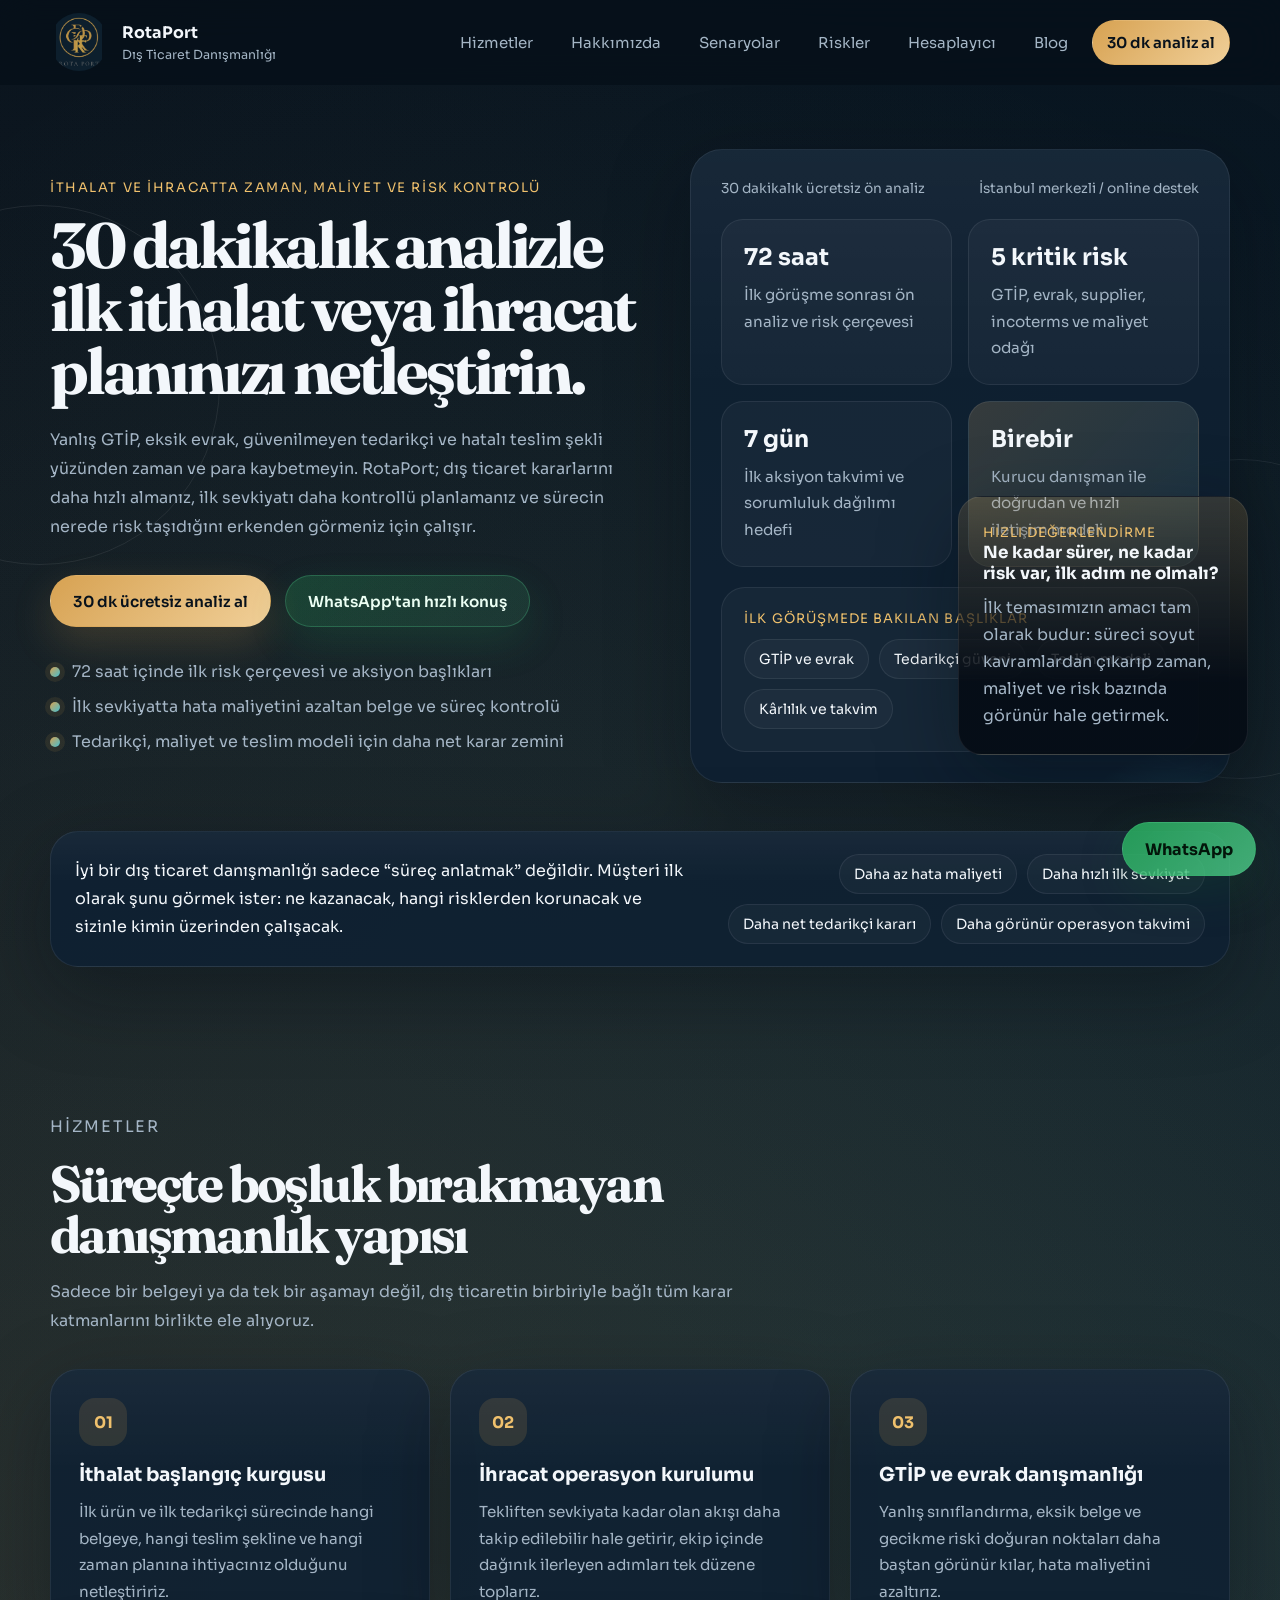
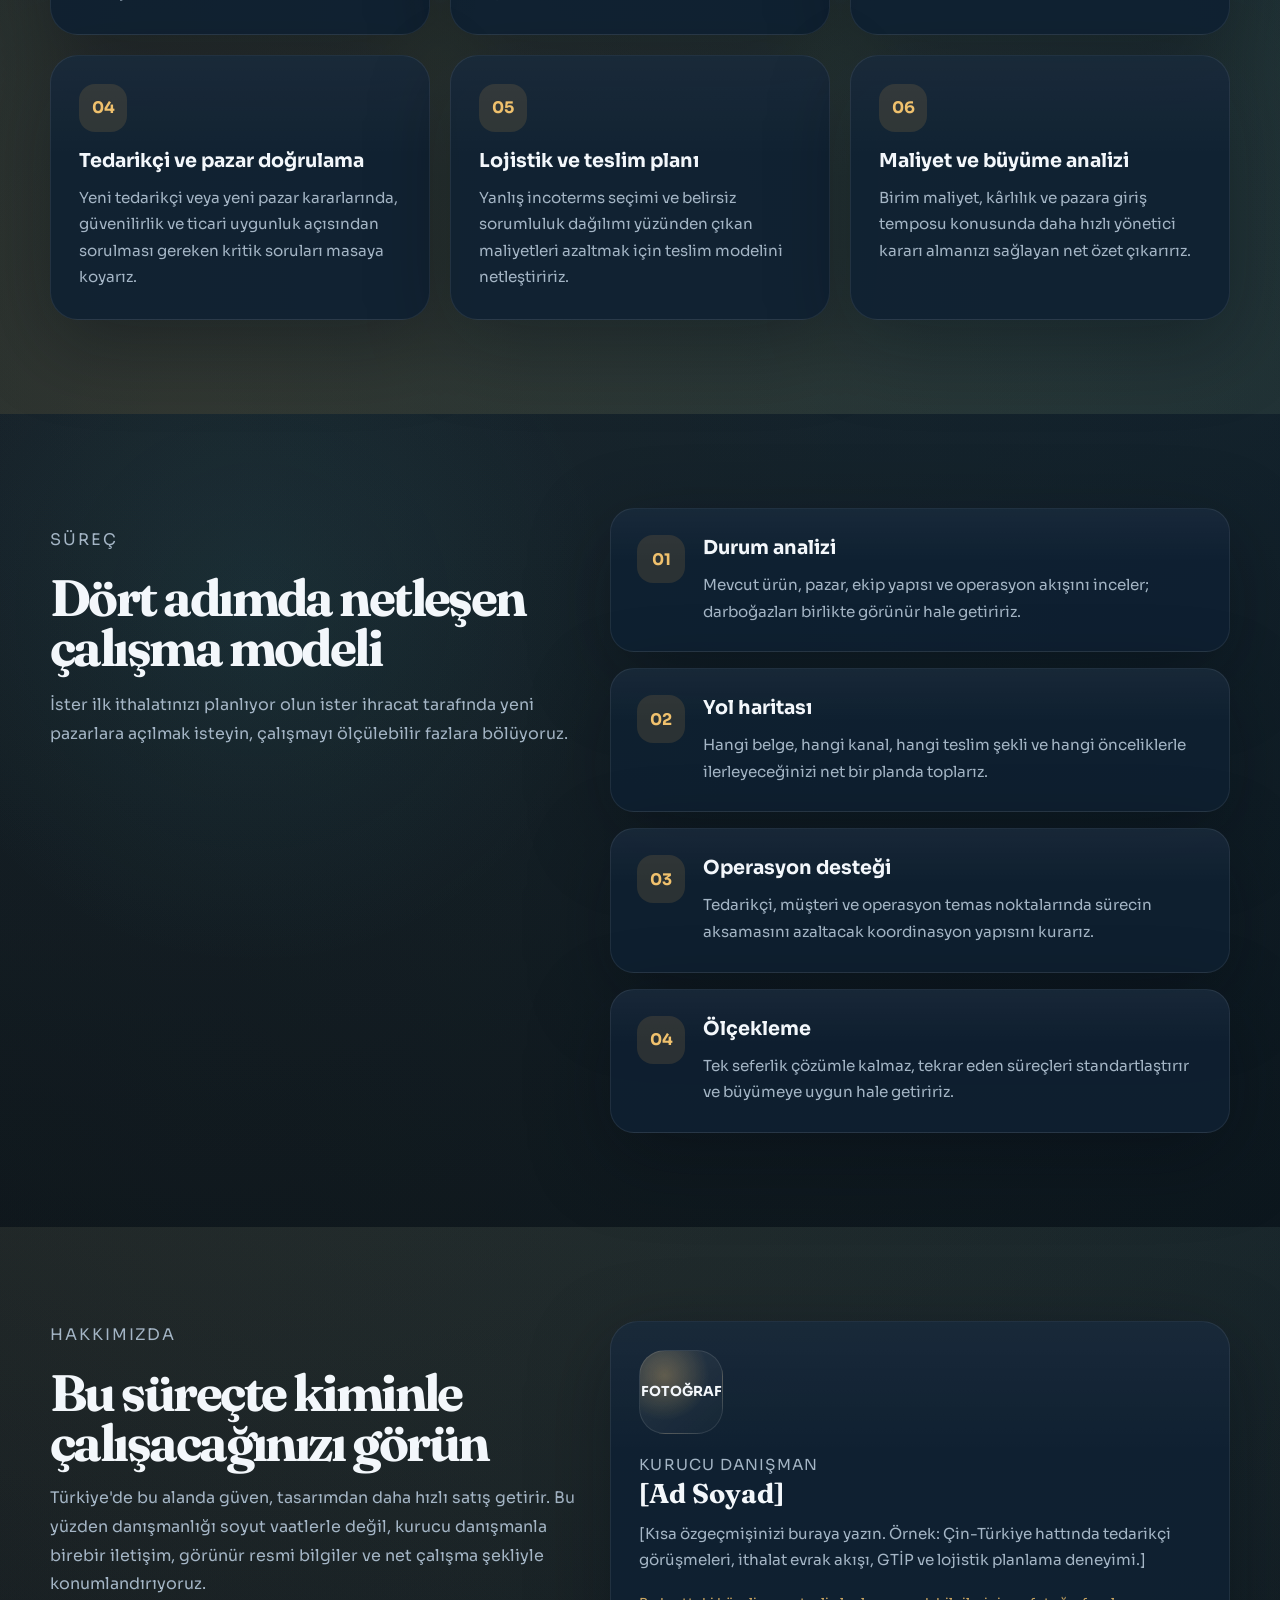
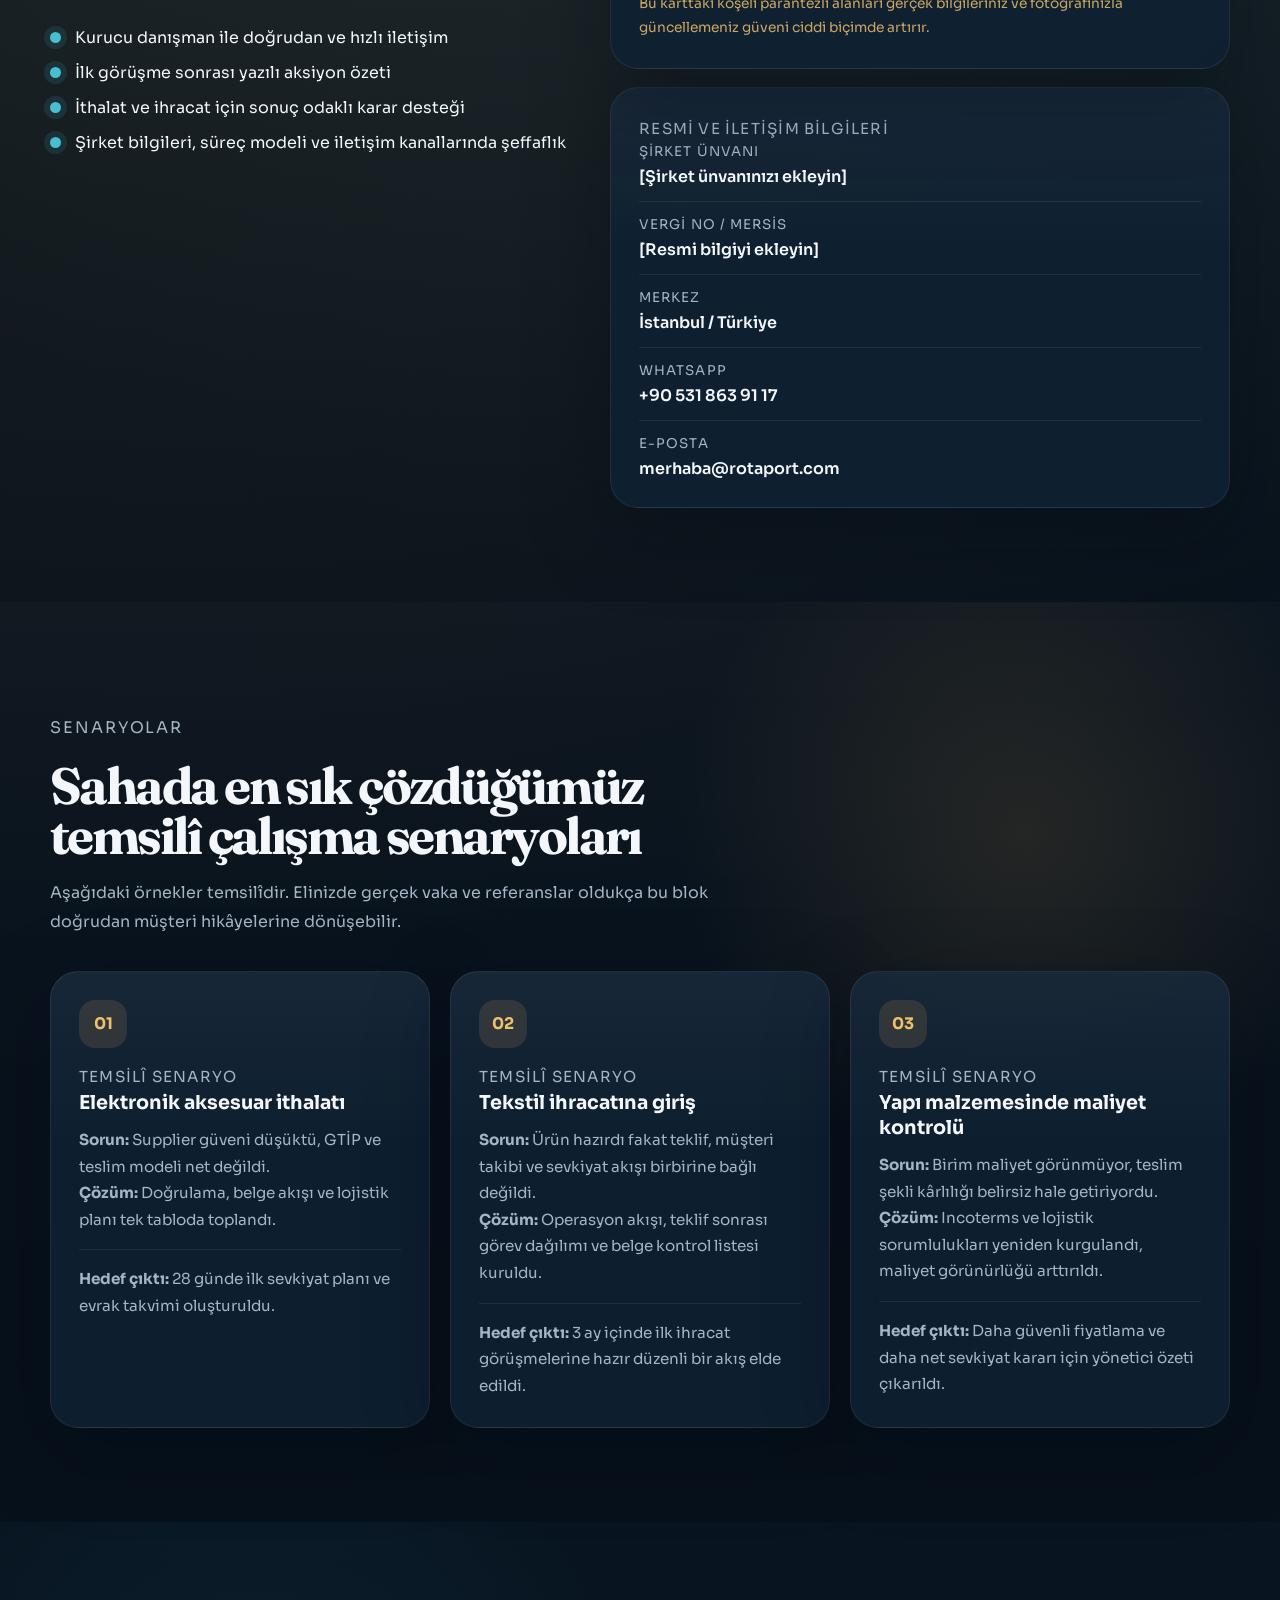
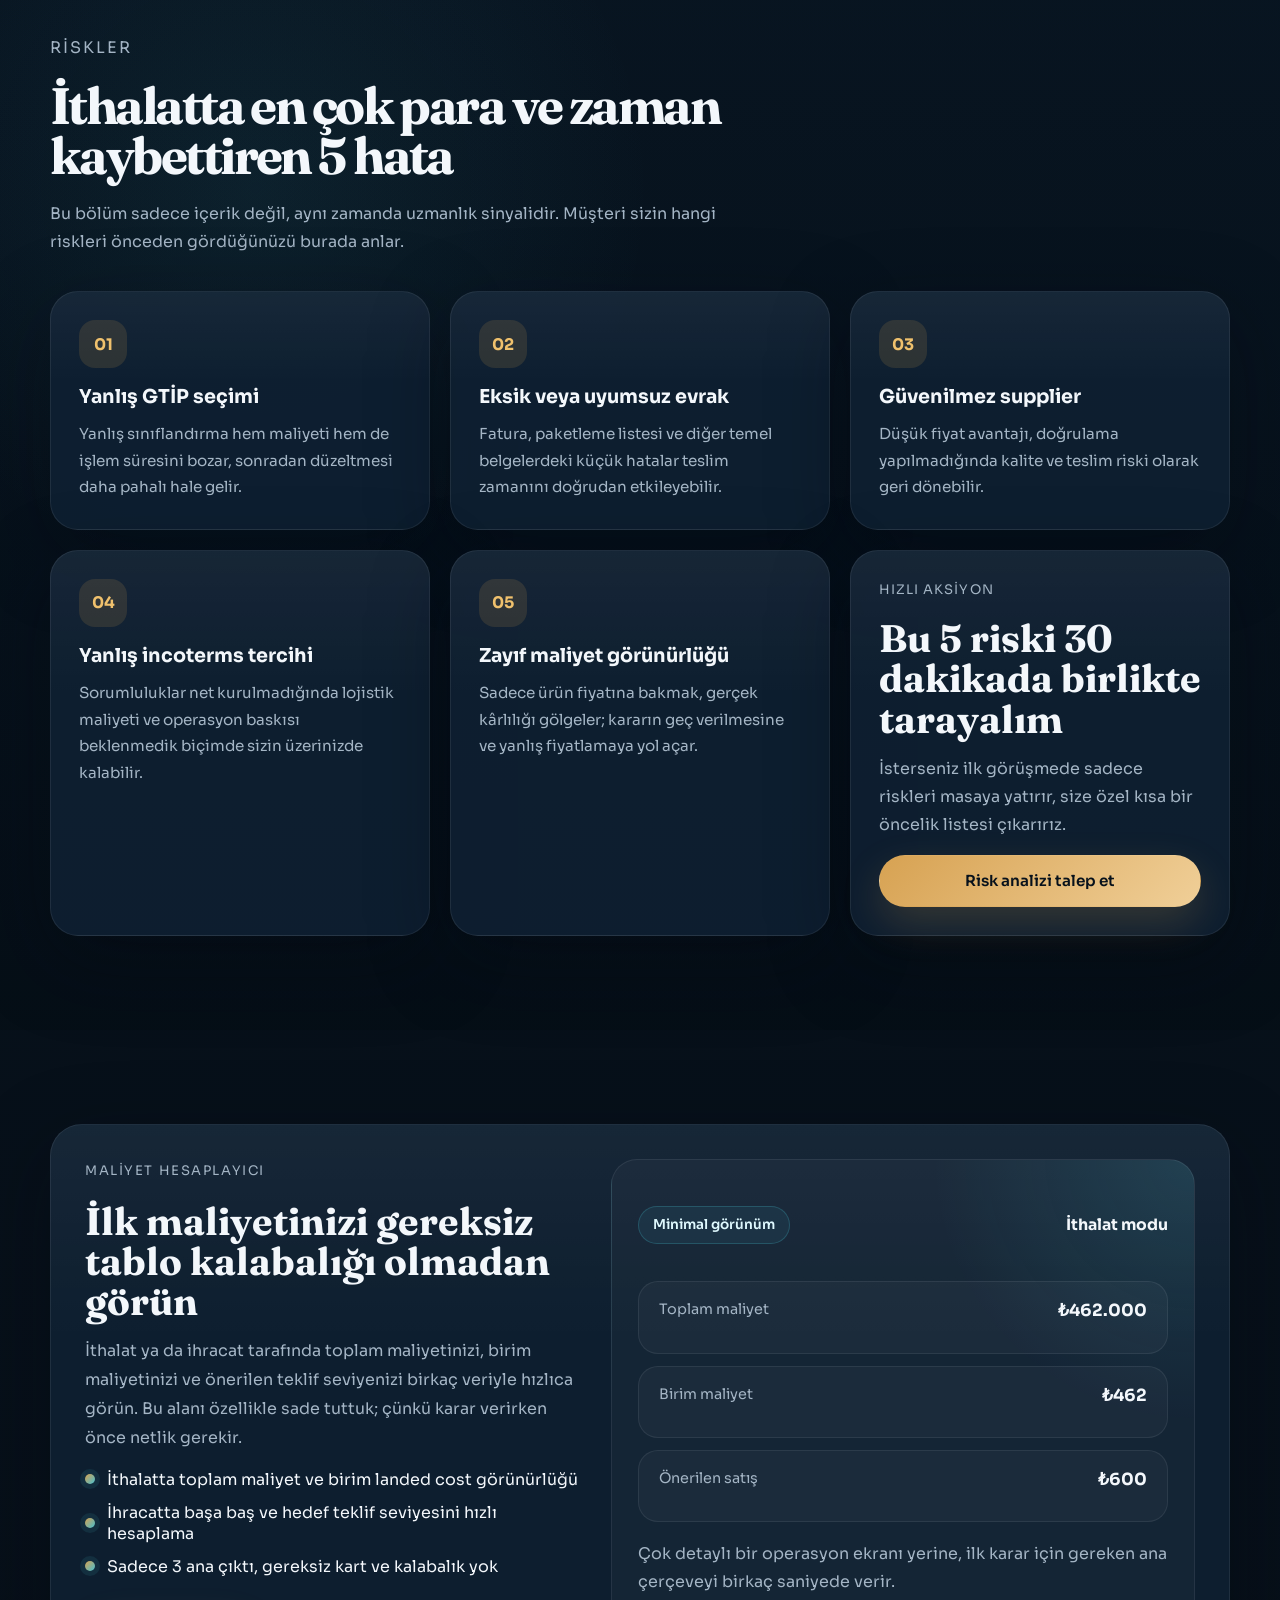
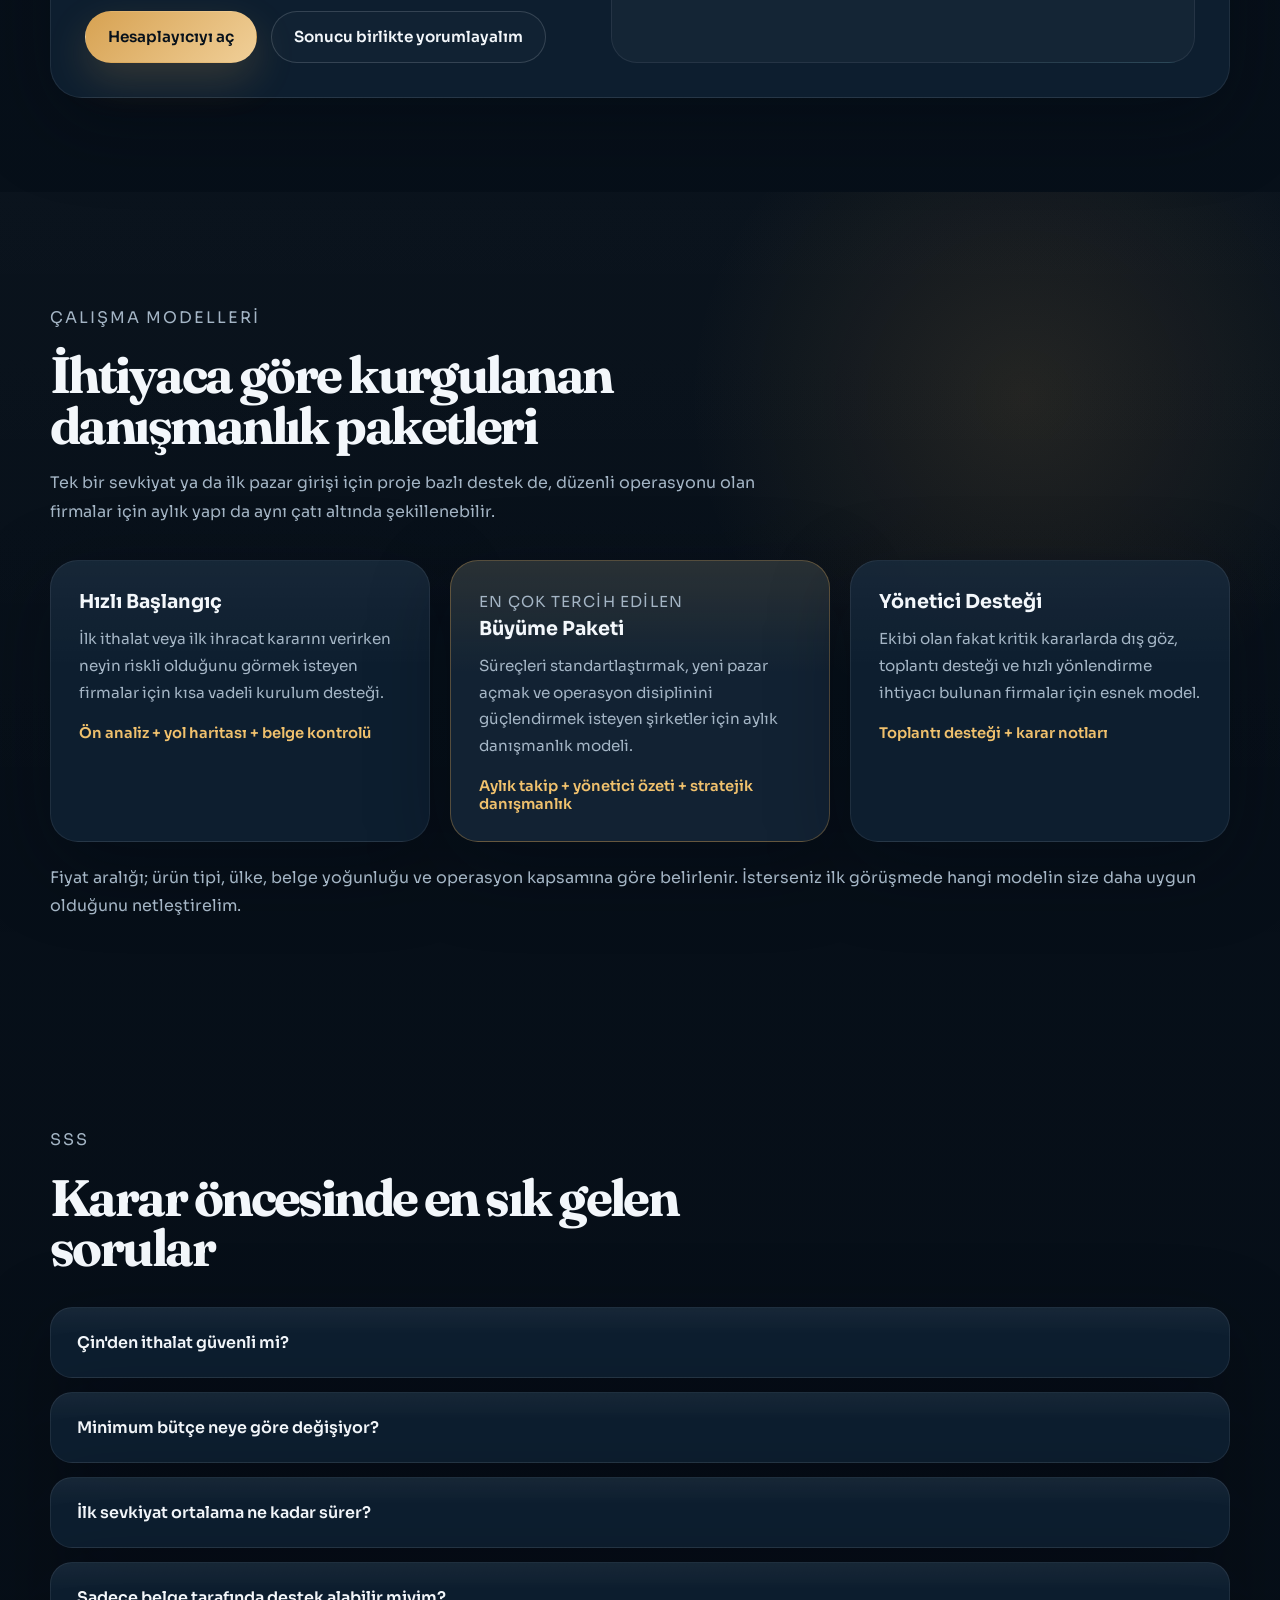
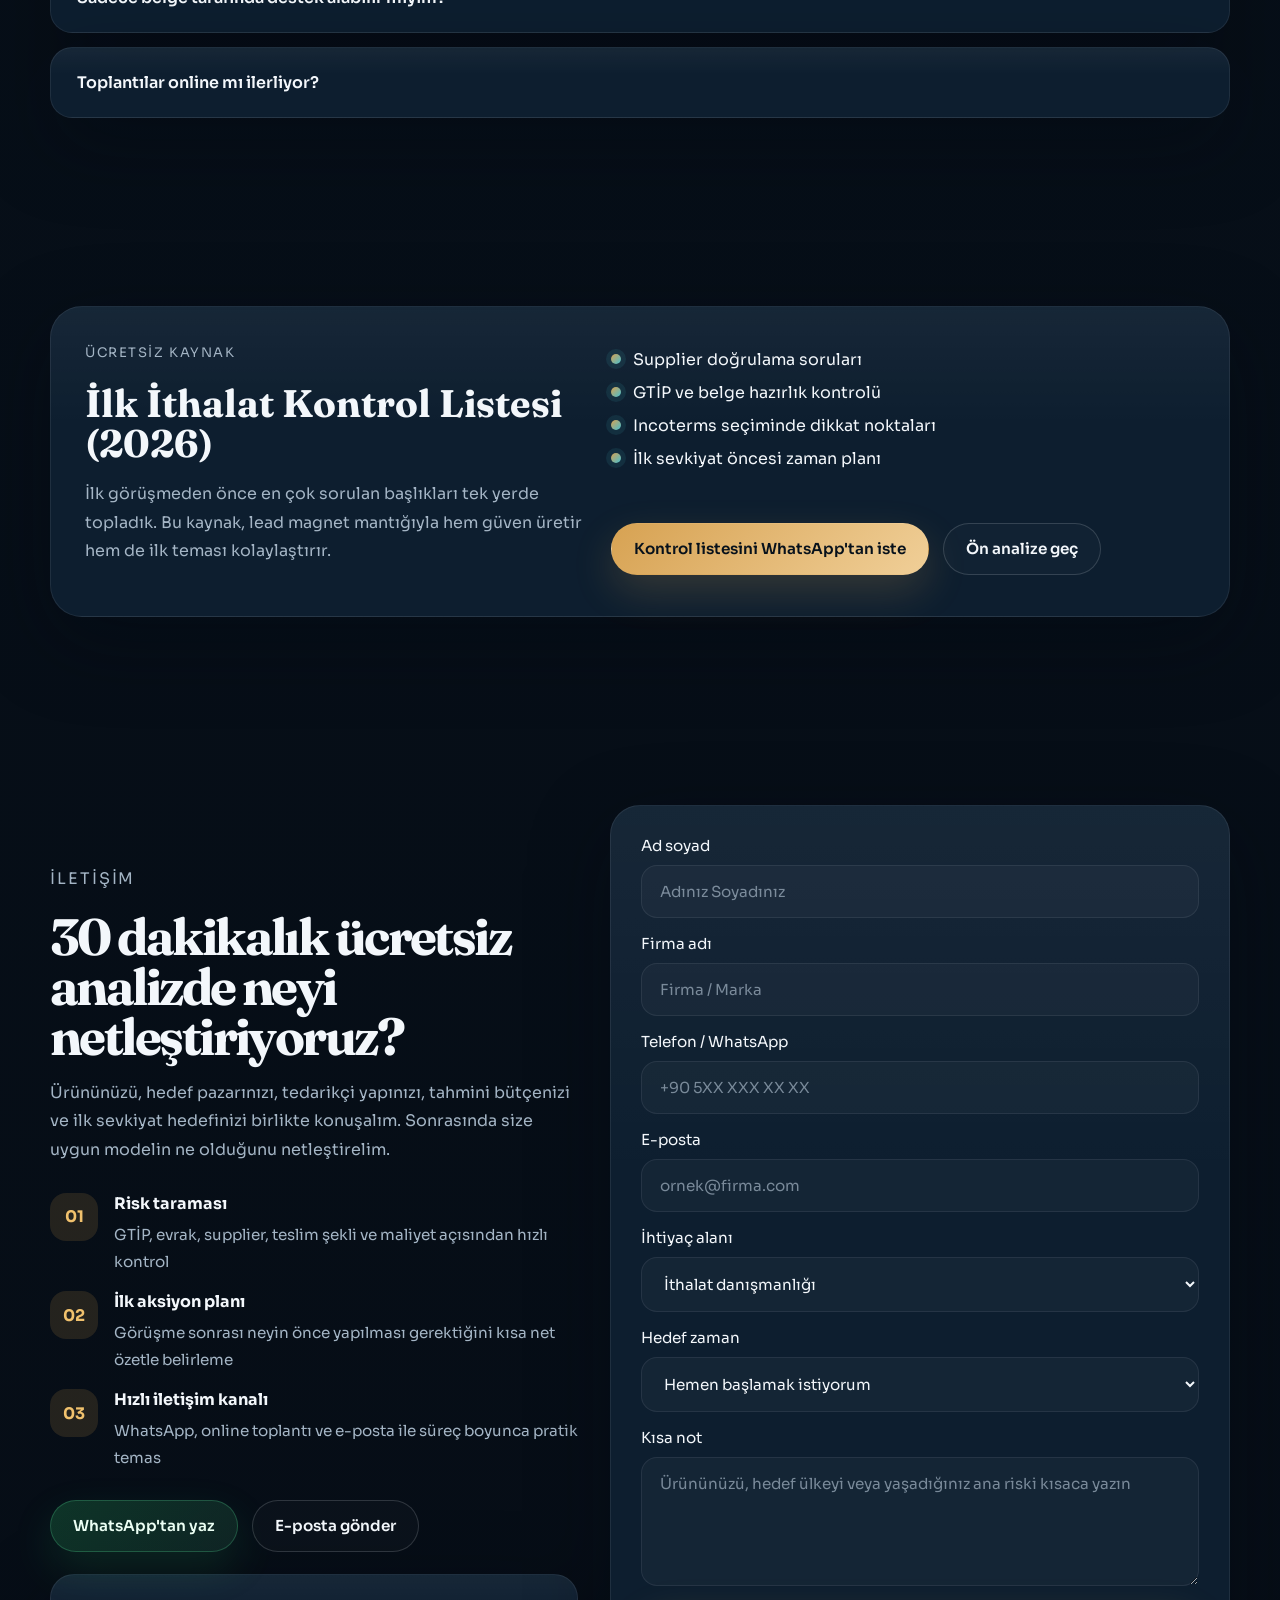
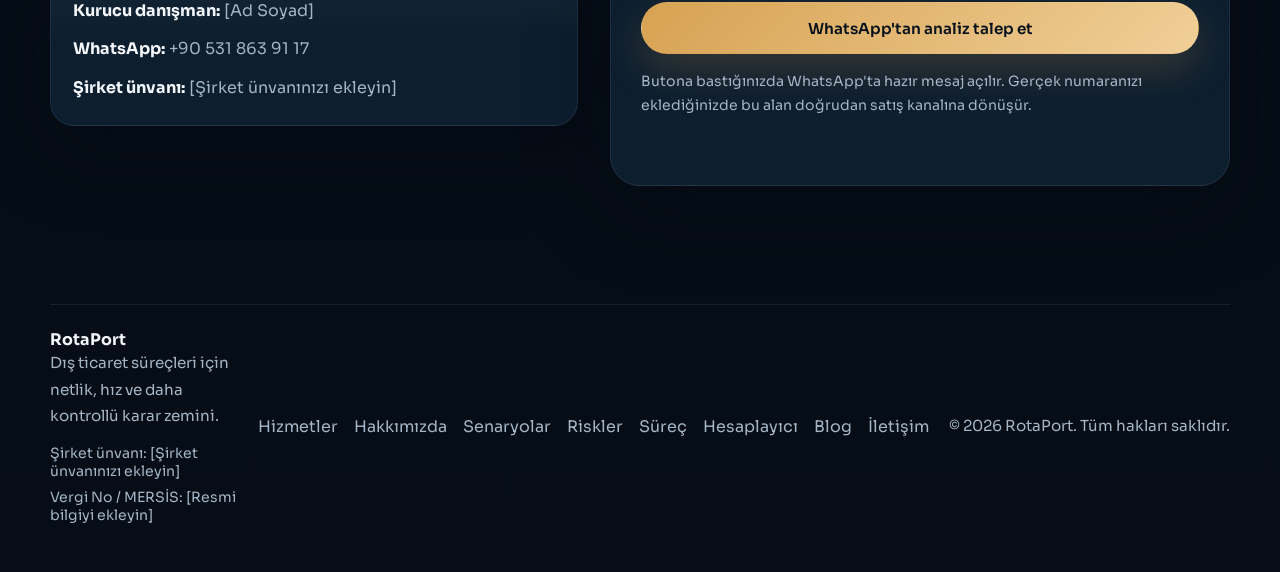
<file: index.html>
<!DOCTYPE html>
<html lang="tr">
  <head>
    <meta charset="UTF-8" />
    <meta name="viewport" content="width=device-width, initial-scale=1.0" />
    <title>
      İthalat ve İhracat Danışmanlığı | GTİP, Lojistik ve Tedarikçi Kontrolü | RotaPort
    </title>
    <meta
      name="description"
      content="RotaPort; ithalat ve ihracat danışmanlığı, GTİP ve evrak planlaması, lojistik koordinasyonu, tedarikçi doğrulama ve ilk sevkiyat yol haritası için İstanbul merkezli dış ticaret desteği sunar."
    />
    <meta
      name="robots"
      content="index, follow, max-image-preview:large, max-snippet:-1, max-video-preview:-1"
    />
    <meta name="theme-color" content="#16352f" />
    <meta name="format-detection" content="telephone=no" />
    <meta name="author" content="RotaPort" />
    <link rel="icon" href="rotaport-logo.png" type="image/png" />
    <link rel="shortcut icon" href="rotaport-logo.png" type="image/png" />
    <link rel="canonical" href="https://rotaport.org/" />
    <meta property="og:locale" content="tr_TR" />
    <meta property="og:type" content="website" />
    <meta property="og:site_name" content="RotaPort" />
    <meta
      property="og:title"
      content="İthalat ve İhracat Danışmanlığı | GTİP, Lojistik ve Tedarikçi Kontrolü | RotaPort"
    />
    <meta
      property="og:description"
      content="İlk ithalat veya ihracat planınızı GTİP, evrak, lojistik ve tedarikçi riski açısından daha net kurmanıza yardımcı olan dış ticaret danışmanlığı."
    />
    <meta property="og:url" content="https://rotaport.org/" />
    <meta name="twitter:card" content="summary" />
    <meta
      name="twitter:title"
      content="İthalat ve İhracat Danışmanlığı | RotaPort"
    />
    <meta
      name="twitter:description"
      content="GTİP, lojistik, evrak ve tedarikçi kontrolü için sonuç odaklı dış ticaret danışmanlığı."
    />
    <script type="application/ld+json">
      {
        "@context": "https://schema.org",
        "@graph": [
          {
            "@type": "Organization",
            "@id": "https://rotaport.org/#organization",
            "name": "RotaPort",
            "url": "https://rotaport.org/",
            "logo": "https://rotaport.org/rotaport-logo.png",
            "image": "https://rotaport.org/rotaport-logo.png",
            "description": "İthalat ve ihracat süreçlerinde GTİP, evrak, lojistik, tedarikçi doğrulama ve ilk sevkiyat planlaması için danışmanlık sunar.",
            "email": "mailto:merhaba@rotaport.com",
            "address": {
              "@type": "PostalAddress",
              "addressLocality": "Istanbul",
              "addressCountry": "TR"
            },
            "areaServed": {
              "@type": "Country",
              "name": "Türkiye"
            }
          },
          {
            "@type": "WebSite",
            "@id": "https://rotaport.org/#website",
            "url": "https://rotaport.org/",
            "name": "RotaPort",
            "inLanguage": "tr-TR",
            "publisher": {
              "@id": "https://rotaport.org/#organization"
            }
          },
          {
            "@type": "WebPage",
            "@id": "https://rotaport.org/#webpage",
            "url": "https://rotaport.org/",
            "name": "İthalat ve İhracat Danışmanlığı | GTİP, Lojistik ve Tedarikçi Kontrolü | RotaPort",
            "description": "RotaPort; ithalat ve ihracat danışmanlığı, GTİP ve evrak planlaması, lojistik koordinasyonu, tedarikçi doğrulama ve ilk sevkiyat yol haritası için İstanbul merkezli dış ticaret desteği sunar.",
            "inLanguage": "tr-TR",
            "isPartOf": {
              "@id": "https://rotaport.org/#website"
            },
            "about": {
              "@id": "https://rotaport.org/#organization"
            }
          },
          {
            "@type": "Service",
            "@id": "https://rotaport.org/#service",
            "name": "İthalat ve ihracat danışmanlığı",
            "serviceType": "İthalat ve ihracat danışmanlığı",
            "description": "İlk ithalat veya ihracat planı, GTİP ve evrak kontrolü, lojistik koordinasyonu, tedarikçi doğrulama ve maliyet görünürlüğü için danışmanlık hizmeti.",
            "provider": {
              "@id": "https://rotaport.org/#organization"
            },
            "areaServed": {
              "@type": "Country",
              "name": "Türkiye"
            },
            "hasOfferCatalog": {
              "@type": "OfferCatalog",
              "name": "Dış ticaret danışmanlık hizmetleri",
              "itemListElement": [
                {
                  "@type": "Offer",
                  "itemOffered": {
                    "@type": "Service",
                    "name": "İthalat başlangıç kurgusu"
                  }
                },
                {
                  "@type": "Offer",
                  "itemOffered": {
                    "@type": "Service",
                    "name": "İhracat operasyon kurulumu"
                  }
                },
                {
                  "@type": "Offer",
                  "itemOffered": {
                    "@type": "Service",
                    "name": "GTİP ve evrak danışmanlığı"
                  }
                },
                {
                  "@type": "Offer",
                  "itemOffered": {
                    "@type": "Service",
                    "name": "Tedarikçi ve pazar doğrulama"
                  }
                },
                {
                  "@type": "Offer",
                  "itemOffered": {
                    "@type": "Service",
                    "name": "Lojistik ve teslim planı"
                  }
                },
                {
                  "@type": "Offer",
                  "itemOffered": {
                    "@type": "Service",
                    "name": "Maliyet ve büyüme analizi"
                  }
                }
              ]
            }
          }
        ]
      }
    </script>
    <link rel="preconnect" href="https://fonts.googleapis.com" />
    <link rel="preconnect" href="https://fonts.gstatic.com" crossorigin />
    <link
      href="https://fonts.googleapis.com/css2?family=Fraunces:opsz,wght@9..144,500;9..144,700&family=Sora:wght@400;500;600;700;800&display=swap"
      rel="stylesheet"
    />
    <link rel="stylesheet" href="styles.css" />
    <script defer src="script.js"></script>
  </head>
  <body data-whatsapp="905318639117">
    <div class="site-shell">
      <header class="site-header" id="top">
        <div class="container header-inner">
          <a class="brand" href="#top" aria-label="RotaPort ana sayfa">
            <span class="brand-mark"><img src="rotaport-logo.png" alt="RotaPort logo" /></span>
            <span class="brand-text">
              <strong>RotaPort</strong>
              <small>Dış Ticaret Danışmanlığı</small>
            </span>
          </a>

          <button
            class="nav-toggle"
            type="button"
            aria-expanded="false"
            aria-controls="site-nav"
            aria-label="Menüyü aç"
          >
            <span></span>
            <span></span>
            <span></span>
          </button>

          <nav class="site-nav" id="site-nav" data-open="false">
            <a href="#hizmetler">Hizmetler</a>
            <a href="#hakkimizda">Hakkımızda</a>
            <a href="#senaryolar">Senaryolar</a>
            <a href="#riskler">Riskler</a>
            <a href="hesaplayici.html">Hesaplayıcı</a>
            <a href="blog.html">Blog</a>
            <a href="#iletisim" class="button button-nav">30 dk analiz al</a>
          </nav>
        </div>
      </header>

      <main>
        <section class="hero">
          <div class="hero-orbit hero-orbit-one"></div>
          <div class="hero-orbit hero-orbit-two"></div>

          <div class="container hero-grid">
            <div class="hero-copy reveal" style="--delay: 0.05s">
              <p class="eyebrow">İthalat ve ihracatta zaman, maliyet ve risk kontrolü</p>
              <h1>30 dakikalık analizle ilk ithalat veya ihracat planınızı netleştirin.</h1>
              <p class="lead">
                Yanlış GTİP, eksik evrak, güvenilmeyen tedarikçi ve hatalı teslim şekli
                yüzünden zaman ve para kaybetmeyin. RotaPort; dış ticaret kararlarını
                daha hızlı almanız, ilk sevkiyatı daha kontrollü planlamanız ve sürecin
                nerede risk taşıdığını erkenden görmeniz için çalışır.
              </p>

              <div class="hero-actions">
                <a class="button button-primary" href="#iletisim">30 dk ücretsiz analiz al</a>
                <a
                  class="button button-whatsapp js-whatsapp-link"
                  href="#iletisim"
                  data-whatsapp-message="Merhaba, 30 dakikalık ücretsiz analiz almak istiyorum."
                >
                  WhatsApp'tan hızlı konuş
                </a>
              </div>

              <ul class="hero-highlights">
                <li>72 saat içinde ilk risk çerçevesi ve aksiyon başlıkları</li>
                <li>İlk sevkiyatta hata maliyetini azaltan belge ve süreç kontrolü</li>
                <li>Tedarikçi, maliyet ve teslim modeli için daha net karar zemini</li>
              </ul>
            </div>

            <div class="hero-panel reveal" style="--delay: 0.15s">
              <div class="panel">
                <div class="panel-topline">
                  <span>30 dakikalık ücretsiz ön analiz</span>
                  <span>İstanbul merkezli / online destek</span>
                </div>

                <div class="metric-grid">
                  <article class="metric-card">
                    <strong>72 saat</strong>
                    <p>İlk görüşme sonrası ön analiz ve risk çerçevesi</p>
                  </article>
                  <article class="metric-card">
                    <strong>5 kritik risk</strong>
                    <p>GTİP, evrak, supplier, incoterms ve maliyet odağı</p>
                  </article>
                  <article class="metric-card">
                    <strong>7 gün</strong>
                    <p>İlk aksiyon takvimi ve sorumluluk dağılımı hedefi</p>
                  </article>
                  <article class="metric-card accent-card">
                    <strong>Birebir</strong>
                    <p>Kurucu danışman ile doğrudan ve hızlı iletişim modeli</p>
                  </article>
                </div>

                <div class="signal-card">
                  <p class="signal-title">İlk görüşmede bakılan başlıklar</p>
                  <div class="signal-tags">
                    <span>GTİP ve evrak</span>
                    <span>Tedarikçi güveni</span>
                    <span>Teslim modeli</span>
                    <span>Kârlılık ve takvim</span>
                  </div>
                </div>
              </div>

              <div class="floating-note">
                <span class="floating-note-label">Hızlı değerlendirme</span>
                <strong>Ne kadar sürer, ne kadar risk var, ilk adım ne olmalı?</strong>
                <p>
                  İlk temasımızın amacı tam olarak budur: süreci soyut kavramlardan
                  çıkarıp zaman, maliyet ve risk bazında görünür hale getirmek.
                </p>
              </div>
            </div>
          </div>
        </section>

        <section class="trust-band">
          <div class="container trust-band-inner reveal" style="--delay: 0.1s">
            <p>
              İyi bir dış ticaret danışmanlığı sadece “süreç anlatmak” değildir. Müşteri
              ilk olarak şunu görmek ister: ne kazanacak, hangi risklerden korunacak ve
              sizinle kimin üzerinden çalışacak.
            </p>
            <div class="trust-tags">
              <span>Daha az hata maliyeti</span>
              <span>Daha hızlı ilk sevkiyat</span>
              <span>Daha net tedarikçi kararı</span>
              <span>Daha görünür operasyon takvimi</span>
            </div>
          </div>
        </section>

        <section class="section" id="hizmetler">
          <div class="container">
            <div class="section-head reveal" style="--delay: 0.05s">
              <p class="eyebrow">Hizmetler</p>
              <h2>Süreçte boşluk bırakmayan danışmanlık yapısı</h2>
              <p>
                Sadece bir belgeyi ya da tek bir aşamayı değil, dış ticaretin
                birbiriyle bağlı tüm karar katmanlarını birlikte ele alıyoruz.
              </p>
            </div>

            <div class="service-grid">
              <article class="service-card reveal" style="--delay: 0.05s">
                <span class="service-index">01</span>
                <h3>İthalat başlangıç kurgusu</h3>
                <p>
                  İlk ürün ve ilk tedarikçi sürecinde hangi belgeye, hangi teslim şekline
                  ve hangi zaman planına ihtiyacınız olduğunu netleştiririz.
                </p>
              </article>

              <article class="service-card reveal" style="--delay: 0.1s">
                <span class="service-index">02</span>
                <h3>İhracat operasyon kurulumu</h3>
                <p>
                  Tekliften sevkiyata kadar olan akışı daha takip edilebilir hale getirir,
                  ekip içinde dağınık ilerleyen adımları tek düzene toplarız.
                </p>
              </article>

              <article class="service-card reveal" style="--delay: 0.15s">
                <span class="service-index">03</span>
                <h3>GTİP ve evrak danışmanlığı</h3>
                <p>
                  Yanlış sınıflandırma, eksik belge ve gecikme riski doğuran noktaları
                  daha baştan görünür kılar, hata maliyetini azaltırız.
                </p>
              </article>

              <article class="service-card reveal" style="--delay: 0.2s">
                <span class="service-index">04</span>
                <h3>Tedarikçi ve pazar doğrulama</h3>
                <p>
                  Yeni tedarikçi veya yeni pazar kararlarında, güvenilirlik ve ticari
                  uygunluk açısından sorulması gereken kritik soruları masaya koyarız.
                </p>
              </article>

              <article class="service-card reveal" style="--delay: 0.25s">
                <span class="service-index">05</span>
                <h3>Lojistik ve teslim planı</h3>
                <p>
                  Yanlış incoterms seçimi ve belirsiz sorumluluk dağılımı yüzünden çıkan
                  maliyetleri azaltmak için teslim modelini netleştiririz.
                </p>
              </article>

              <article class="service-card reveal" style="--delay: 0.3s">
                <span class="service-index">06</span>
                <h3>Maliyet ve büyüme analizi</h3>
                <p>
                  Birim maliyet, kârlılık ve pazara giriş temposu konusunda daha hızlı
                  yönetici kararı almanızı sağlayan net özet çıkarırız.
                </p>
              </article>
            </div>
          </div>
        </section>

        <section class="section section-dark" id="surec">
          <div class="container process-layout">
            <div class="section-head reveal" style="--delay: 0.05s">
              <p class="eyebrow">Süreç</p>
              <h2>Dört adımda netleşen çalışma modeli</h2>
              <p>
                İster ilk ithalatınızı planlıyor olun ister ihracat tarafında yeni
                pazarlara açılmak isteyin, çalışmayı ölçülebilir fazlara bölüyoruz.
              </p>
            </div>

            <div class="process-list">
              <article class="process-step reveal" style="--delay: 0.05s">
                <span class="process-number">01</span>
                <div>
                  <h3>Durum analizi</h3>
                  <p>
                    Mevcut ürün, pazar, ekip yapısı ve operasyon akışını inceler;
                    darboğazları birlikte görünür hale getiririz.
                  </p>
                </div>
              </article>

              <article class="process-step reveal" style="--delay: 0.1s">
                <span class="process-number">02</span>
                <div>
                  <h3>Yol haritası</h3>
                  <p>
                    Hangi belge, hangi kanal, hangi teslim şekli ve hangi önceliklerle
                    ilerleyeceğinizi net bir planda toplarız.
                  </p>
                </div>
              </article>

              <article class="process-step reveal" style="--delay: 0.15s">
                <span class="process-number">03</span>
                <div>
                  <h3>Operasyon desteği</h3>
                  <p>
                    Tedarikçi, müşteri ve operasyon temas noktalarında sürecin
                    aksamasını azaltacak koordinasyon yapısını kurarız.
                  </p>
                </div>
              </article>

              <article class="process-step reveal" style="--delay: 0.2s">
                <span class="process-number">04</span>
                <div>
                  <h3>Ölçekleme</h3>
                  <p>
                    Tek seferlik çözümle kalmaz, tekrar eden süreçleri standartlaştırır
                    ve büyümeye uygun hale getiririz.
                  </p>
                </div>
              </article>
            </div>
          </div>
        </section>

        <section class="section" id="hakkimizda">
          <div class="container insight-grid">
            <div class="insight-copy reveal" style="--delay: 0.05s">
              <p class="eyebrow">Hakkımızda</p>
              <h2>Bu süreçte kiminle çalışacağınızı görün</h2>
              <p>
                Türkiye'de bu alanda güven, tasarımdan daha hızlı satış getirir. Bu yüzden
                danışmanlığı soyut vaatlerle değil, kurucu danışmanla birebir iletişim,
                görünür resmi bilgiler ve net çalışma şekliyle konumlandırıyoruz.
              </p>

              <ul class="check-list">
                <li>Kurucu danışman ile doğrudan ve hızlı iletişim</li>
                <li>İlk görüşme sonrası yazılı aksiyon özeti</li>
                <li>İthalat ve ihracat için sonuç odaklı karar desteği</li>
                <li>Şirket bilgileri, süreç modeli ve iletişim kanallarında şeffaflık</li>
              </ul>
            </div>

            <div class="market-board reveal" style="--delay: 0.15s">
              <article class="board-card founder-card">
                <div class="profile-avatar">Fotoğraf</div>
                <p class="board-label">Kurucu danışman</p>
                <h3>[Ad Soyad]</h3>
                <p>
                  [Kısa özgeçmişinizi buraya yazın. Örnek: Çin-Türkiye hattında tedarikçi
                  görüşmeleri, ithalat evrak akışı, GTİP ve lojistik planlama deneyimi.]
                </p>
                <p class="placeholder-note">
                  Bu karttaki köşeli parantezli alanları gerçek bilgileriniz ve
                  fotoğrafınızla güncellemeniz güveni ciddi biçimde artırır.
                </p>
              </article>

              <article class="board-card legal-card">
                <p class="board-label">Resmi ve iletişim bilgileri</p>
                <ul class="detail-list">
                  <li>
                    <span>Şirket ünvanı</span>
                    <strong>[Şirket ünvanınızı ekleyin]</strong>
                  </li>
                  <li>
                    <span>Vergi No / MERSİS</span>
                    <strong>[Resmi bilgiyi ekleyin]</strong>
                  </li>
                  <li>
                    <span>Merkez</span>
                    <strong>İstanbul / Türkiye</strong>
                  </li>
                  <li>
                    <span>WhatsApp</span>
                    <strong>+90 531 863 91 17</strong>
                  </li>
                  <li>
                    <span>E-posta</span>
                    <strong>merhaba@rotaport.com</strong>
                  </li>
                </ul>
              </article>
            </div>
          </div>
        </section>

        <section class="section section-accent" id="senaryolar">
          <div class="container">
            <div class="section-head reveal" style="--delay: 0.05s">
              <p class="eyebrow">Senaryolar</p>
              <h2>Sahada en sık çözdüğümüz temsilî çalışma senaryoları</h2>
              <p>
                Aşağıdaki örnekler temsilîdir. Elinizde gerçek vaka ve referanslar
                oldukça bu blok doğrudan müşteri hikâyelerine dönüşebilir.
              </p>
            </div>

            <div class="service-grid case-grid">
              <article class="service-card case-card reveal" style="--delay: 0.05s">
                <span class="service-index">01</span>
                <p class="case-tag">Temsilî senaryo</p>
                <h3>Elektronik aksesuar ithalatı</h3>
                <p>
                  <strong>Sorun:</strong> Supplier güveni düşüktü, GTİP ve teslim modeli
                  net değildi.
                </p>
                <p>
                  <strong>Çözüm:</strong> Doğrulama, belge akışı ve lojistik planı tek
                  tabloda toplandı.
                </p>
                <p class="case-outcome">
                  <strong>Hedef çıktı:</strong> 28 günde ilk sevkiyat planı ve evrak
                  takvimi oluşturuldu.
                </p>
              </article>

              <article class="service-card case-card reveal" style="--delay: 0.1s">
                <span class="service-index">02</span>
                <p class="case-tag">Temsilî senaryo</p>
                <h3>Tekstil ihracatına giriş</h3>
                <p>
                  <strong>Sorun:</strong> Ürün hazırdı fakat teklif, müşteri takibi ve
                  sevkiyat akışı birbirine bağlı değildi.
                </p>
                <p>
                  <strong>Çözüm:</strong> Operasyon akışı, teklif sonrası görev dağılımı
                  ve belge kontrol listesi kuruldu.
                </p>
                <p class="case-outcome">
                  <strong>Hedef çıktı:</strong> 3 ay içinde ilk ihracat görüşmelerine
                  hazır düzenli bir akış elde edildi.
                </p>
              </article>

              <article class="service-card case-card reveal" style="--delay: 0.15s">
                <span class="service-index">03</span>
                <p class="case-tag">Temsilî senaryo</p>
                <h3>Yapı malzemesinde maliyet kontrolü</h3>
                <p>
                  <strong>Sorun:</strong> Birim maliyet görünmüyor, teslim şekli kârlılığı
                  belirsiz hale getiriyordu.
                </p>
                <p>
                  <strong>Çözüm:</strong> Incoterms ve lojistik sorumlulukları yeniden
                  kurgulandı, maliyet görünürlüğü arttırıldı.
                </p>
                <p class="case-outcome">
                  <strong>Hedef çıktı:</strong> Daha güvenli fiyatlama ve daha net
                  sevkiyat kararı için yönetici özeti çıkarıldı.
                </p>
              </article>
            </div>
          </div>
        </section>

        <section class="section section-dark" id="riskler">
          <div class="container">
            <div class="section-head reveal" style="--delay: 0.05s">
              <p class="eyebrow">Riskler</p>
              <h2>İthalatta en çok para ve zaman kaybettiren 5 hata</h2>
              <p>
                Bu bölüm sadece içerik değil, aynı zamanda uzmanlık sinyalidir. Müşteri
                sizin hangi riskleri önceden gördüğünüzü burada anlar.
              </p>
            </div>

            <div class="service-grid risk-grid">
              <article class="service-card risk-card reveal" style="--delay: 0.05s">
                <span class="service-index">01</span>
                <h3>Yanlış GTİP seçimi</h3>
                <p>
                  Yanlış sınıflandırma hem maliyeti hem de işlem süresini bozar, sonradan
                  düzeltmesi daha pahalı hale gelir.
                </p>
              </article>

              <article class="service-card risk-card reveal" style="--delay: 0.1s">
                <span class="service-index">02</span>
                <h3>Eksik veya uyumsuz evrak</h3>
                <p>
                  Fatura, paketleme listesi ve diğer temel belgelerdeki küçük hatalar
                  teslim zamanını doğrudan etkileyebilir.
                </p>
              </article>

              <article class="service-card risk-card reveal" style="--delay: 0.15s">
                <span class="service-index">03</span>
                <h3>Güvenilmez supplier</h3>
                <p>
                  Düşük fiyat avantajı, doğrulama yapılmadığında kalite ve teslim riski
                  olarak geri dönebilir.
                </p>
              </article>

              <article class="service-card risk-card reveal" style="--delay: 0.2s">
                <span class="service-index">04</span>
                <h3>Yanlış incoterms tercihi</h3>
                <p>
                  Sorumluluklar net kurulmadığında lojistik maliyeti ve operasyon baskısı
                  beklenmedik biçimde sizin üzerinizde kalabilir.
                </p>
              </article>

              <article class="service-card risk-card reveal" style="--delay: 0.25s">
                <span class="service-index">05</span>
                <h3>Zayıf maliyet görünürlüğü</h3>
                <p>
                  Sadece ürün fiyatına bakmak, gerçek kârlılığı gölgeler; kararın geç
                  verilmesine ve yanlış fiyatlamaya yol açar.
                </p>
              </article>

              <article class="risk-cta reveal" style="--delay: 0.3s">
                <p class="board-label">Hızlı aksiyon</p>
                <h3>Bu 5 riski 30 dakikada birlikte tarayalım</h3>
                <p>
                  İsterseniz ilk görüşmede sadece riskleri masaya yatırır, size özel
                  kısa bir öncelik listesi çıkarırız.
                </p>
                <a class="button button-primary" href="#iletisim">Risk analizi talep et</a>
              </article>
            </div>
          </div>
        </section>

        <section class="section">
          <div class="container">
            <div class="guide-card calculator-teaser reveal" style="--delay: 0.05s">
              <div>
                <p class="eyebrow">Maliyet Hesaplayıcı</p>
                <h2>İlk maliyetinizi gereksiz tablo kalabalığı olmadan görün</h2>
                <p>
                  İthalat ya da ihracat tarafında toplam maliyetinizi, birim maliyetinizi ve
                  önerilen teklif seviyenizi birkaç veriyle hızlıca görün. Bu alanı özellikle
                  sade tuttuk; çünkü karar verirken önce netlik gerekir.
                </p>

                <ul class="guide-list">
                  <li>İthalatta toplam maliyet ve birim landed cost görünürlüğü</li>
                  <li>İhracatta başa baş ve hedef teklif seviyesini hızlı hesaplama</li>
                  <li>Sadece 3 ana çıktı, gereksiz kart ve kalabalık yok</li>
                </ul>

                <div class="hero-actions">
                  <a class="button button-primary" href="hesaplayici.html">Hesaplayıcıyı aç</a>
                  <a
                    class="button button-secondary js-whatsapp-link"
                    href="#iletisim"
                    data-whatsapp-message="Merhaba, maliyet hesaplayıcıdaki sonucu birlikte yorumlamak istiyorum."
                  >
                    Sonucu birlikte yorumlayalım
                  </a>
                </div>
              </div>

              <div class="calculator-teaser-preview">
                <div class="calculator-preview-head">
                  <span class="inline-badge">Minimal görünüm</span>
                  <strong>İthalat modu</strong>
                </div>
                <div class="calculator-preview-list">
                  <article>
                    <span>Toplam maliyet</span>
                    <strong>₺462.000</strong>
                  </article>
                  <article>
                    <span>Birim maliyet</span>
                    <strong>₺462</strong>
                  </article>
                  <article>
                    <span>Önerilen satış</span>
                    <strong>₺600</strong>
                  </article>
                </div>
                <p>
                  Çok detaylı bir operasyon ekranı yerine, ilk karar için gereken ana çerçeveyi
                  birkaç saniyede verir.
                </p>
              </div>
            </div>
          </div>
        </section>

        <section class="section section-accent">
          <div class="container engagement-layout">
            <div class="section-head reveal" style="--delay: 0.05s">
              <p class="eyebrow">Çalışma Modelleri</p>
              <h2>İhtiyaca göre kurgulanan danışmanlık paketleri</h2>
              <p>
                Tek bir sevkiyat ya da ilk pazar girişi için proje bazlı destek de,
                düzenli operasyonu olan firmalar için aylık yapı da aynı çatı altında
                şekillenebilir.
              </p>
            </div>

            <div class="engagement-grid">
              <article class="engagement-card reveal" style="--delay: 0.05s">
                <h3>Hızlı Başlangıç</h3>
                <p>
                  İlk ithalat veya ilk ihracat kararını verirken neyin riskli olduğunu
                  görmek isteyen firmalar için kısa vadeli kurulum desteği.
                </p>
                <span>Ön analiz + yol haritası + belge kontrolü</span>
              </article>

              <article class="engagement-card featured reveal" style="--delay: 0.1s">
                <p class="featured-label">En çok tercih edilen</p>
                <h3>Büyüme Paketi</h3>
                <p>
                  Süreçleri standartlaştırmak, yeni pazar açmak ve operasyon disiplinini
                  güçlendirmek isteyen şirketler için aylık danışmanlık modeli.
                </p>
                <span>Aylık takip + yönetici özeti + stratejik danışmanlık</span>
              </article>

              <article class="engagement-card reveal" style="--delay: 0.15s">
                <h3>Yönetici Desteği</h3>
                <p>
                  Ekibi olan fakat kritik kararlarda dış göz, toplantı desteği ve hızlı
                  yönlendirme ihtiyacı bulunan firmalar için esnek model.
                </p>
                <span>Toplantı desteği + karar notları</span>
              </article>
            </div>

            <p class="pricing-note reveal" style="--delay: 0.2s">
              Fiyat aralığı; ürün tipi, ülke, belge yoğunluğu ve operasyon kapsamına göre
              belirlenir. İsterseniz ilk görüşmede hangi modelin size daha uygun olduğunu
              netleştirelim.
            </p>
          </div>
        </section>

        <section class="section faq" id="sss">
          <div class="container">
            <div class="section-head reveal" style="--delay: 0.05s">
              <p class="eyebrow">SSS</p>
              <h2>Karar öncesinde en sık gelen sorular</h2>
            </div>

            <div class="faq-list">
              <details class="faq-item reveal" style="--delay: 0.05s">
                <summary>Çin'den ithalat güvenli mi?</summary>
                <p>
                  Güvenli hale getirilebilir; ancak supplier doğrulaması, belge uyumu,
                  teslim modeli ve ödeme kurgusu baştan dikkatle kurulmalıdır.
                </p>
              </details>

              <details class="faq-item reveal" style="--delay: 0.1s">
                <summary>Minimum bütçe neye göre değişiyor?</summary>
                <p>
                  Ürün tipi, sipariş adedi, ülke, teslim şekli ve belge yoğunluğu minimum
                  bütçe hesabını doğrudan etkiler. Bu yüzden ilk görüşmede kapsamı netleştiririz.
                </p>
              </details>

              <details class="faq-item reveal" style="--delay: 0.15s">
                <summary>İlk sevkiyat ortalama ne kadar sürer?</summary>
                <p>
                  Ürüne, ülkeye ve hazır olup olmamanıza göre değişir. Ancak çoğu projede
                  en kritik farkı, sürenin uzunluğu değil hazırlığın doğruluğu belirler.
                </p>
              </details>

              <details class="faq-item reveal" style="--delay: 0.2s">
                <summary>Sadece belge tarafında destek alabilir miyim?</summary>
                <p>
                  Evet. İhtiyacın kapsamına göre sadece belge ve süreç kontrolü için daha
                  dar, hızlı ve proje bazlı bir destek de planlanabilir.
                </p>
              </details>

              <details class="faq-item reveal" style="--delay: 0.25s">
                <summary>Toplantılar online mı ilerliyor?</summary>
                <p>
                  Evet. Çoğu danışmanlık süreci online toplantı, e-posta ve WhatsApp
                  üzerinden rahatlıkla yürütülebilir; gerekli durumlarda daha yakın
                  koordinasyon modeli de kurulabilir.
                </p>
              </details>
            </div>
          </div>
        </section>

        <section class="section">
          <div class="container">
            <div class="guide-card reveal" style="--delay: 0.05s">
              <div>
                <p class="eyebrow">Ücretsiz Kaynak</p>
                <h2>İlk İthalat Kontrol Listesi (2026)</h2>
                <p>
                  İlk görüşmeden önce en çok sorulan başlıkları tek yerde topladık.
                  Bu kaynak, lead magnet mantığıyla hem güven üretir hem de ilk teması kolaylaştırır.
                </p>
              </div>

              <div class="guide-actions">
                <ul class="guide-list">
                  <li>Supplier doğrulama soruları</li>
                  <li>GTİP ve belge hazırlık kontrolü</li>
                  <li>Incoterms seçiminde dikkat noktaları</li>
                  <li>İlk sevkiyat öncesi zaman planı</li>
                </ul>

                <div class="hero-actions">
                  <a
                    class="button button-primary js-whatsapp-link"
                    href="#iletisim"
                    data-whatsapp-message="Merhaba, İlk İthalat Kontrol Listesi (2026) kaynağını istiyorum."
                  >
                    Kontrol listesini WhatsApp'tan iste
                  </a>
                  <a class="button button-secondary" href="#iletisim">Ön analize geç</a>
                </div>
              </div>
            </div>
          </div>
        </section>

        <section class="section contact" id="iletisim">
          <div class="container contact-grid">
            <div class="contact-copy reveal" style="--delay: 0.05s">
              <p class="eyebrow">İletişim</p>
              <h2>30 dakikalık ücretsiz analizde neyi netleştiriyoruz?</h2>
              <p>
                Ürününüzü, hedef pazarınızı, tedarikçi yapınızı, tahmini bütçenizi ve
                ilk sevkiyat hedefinizi birlikte konuşalım. Sonrasında size uygun modelin
                ne olduğunu netleştirelim.
              </p>

              <div class="contact-points">
                <article>
                  <span>01</span>
                  <div>
                    <strong>Risk taraması</strong>
                    <p>GTİP, evrak, supplier, teslim şekli ve maliyet açısından hızlı kontrol</p>
                  </div>
                </article>

                <article>
                  <span>02</span>
                  <div>
                    <strong>İlk aksiyon planı</strong>
                    <p>Görüşme sonrası neyin önce yapılması gerektiğini kısa net özetle belirleme</p>
                  </div>
                </article>

                <article>
                  <span>03</span>
                  <div>
                    <strong>Hızlı iletişim kanalı</strong>
                    <p>WhatsApp, online toplantı ve e-posta ile süreç boyunca pratik temas</p>
                  </div>
                </article>
              </div>

              <div class="contact-actions">
                <a
                  class="button button-whatsapp js-whatsapp-link"
                  href="#iletisim"
                  data-whatsapp-message="Merhaba, dış ticaret danışmanlığı için hızlı bilgi almak istiyorum."
                >
                  WhatsApp'tan yaz
                </a>
                <a class="button button-secondary" href="mailto:merhaba@rotaport.com">
                  E-posta gönder
                </a>
              </div>

              <div class="contact-direct">
                <p><strong>Kurucu danışman:</strong> [Ad Soyad]</p>
                <p><strong>WhatsApp:</strong> +90 531 863 91 17</p>
                <p><strong>Şirket ünvanı:</strong> [Şirket ünvanınızı ekleyin]</p>
              </div>
            </div>

            <form
              class="contact-form reveal"
              id="contact-form"
              style="--delay: 0.15s"
            >
              <label>
                Ad soyad
                <input type="text" name="full-name" placeholder="Adınız Soyadınız" required />
              </label>

              <label>
                Firma adı
                <input type="text" name="company" placeholder="Firma / Marka" />
              </label>

              <label>
                Telefon / WhatsApp
                <input type="tel" name="phone" placeholder="+90 5XX XXX XX XX" required />
              </label>

              <label>
                E-posta
                <input type="email" name="email" placeholder="ornek@firma.com" required />
              </label>

              <label>
                İhtiyaç alanı
                <select name="service">
                  <option value="İthalat danışmanlığı">İthalat danışmanlığı</option>
                  <option value="İhracat danışmanlığı">İhracat danışmanlığı</option>
                  <option value="Pazar araştırması">Pazar araştırması</option>
                  <option value="Belge ve süreç kontrolü">Belge ve süreç kontrolü</option>
                  <option value="Aylık danışmanlık">Aylık danışmanlık</option>
                </select>
              </label>

              <label>
                Hedef zaman
                <select name="timeline">
                  <option value="Hemen başlamak istiyorum">Hemen başlamak istiyorum</option>
                  <option value="Bu ay içinde">Bu ay içinde</option>
                  <option value="1-3 ay içinde">1-3 ay içinde</option>
                  <option value="Sadece bilgi topluyorum">Sadece bilgi topluyorum</option>
                </select>
              </label>

              <label>
                Kısa not
                <textarea
                  name="message"
                  rows="5"
                  placeholder="Ürününüzü, hedef ülkeyi veya yaşadığınız ana riski kısaca yazın"
                ></textarea>
              </label>

              <button class="button button-primary button-block" type="submit">
                WhatsApp'tan analiz talep et
              </button>

              <p class="form-note">
                Butona bastığınızda WhatsApp'ta hazır mesaj açılır. Gerçek numaranızı
                eklediğinizde bu alan doğrudan satış kanalına dönüşür.
              </p>
              <p class="form-status" id="form-status" aria-live="polite"></p>
            </form>
          </div>
        </section>
      </main>

      <footer class="site-footer">
        <div class="container footer-inner">
          <div>
            <strong>RotaPort</strong>
            <p>Dış ticaret süreçleri için netlik, hız ve daha kontrollü karar zemini.</p>
            <div class="footer-legal">
              <span>Şirket ünvanı: [Şirket ünvanınızı ekleyin]</span>
              <span>Vergi No / MERSİS: [Resmi bilgiyi ekleyin]</span>
            </div>
          </div>

          <div class="footer-links">
            <a href="#hizmetler">Hizmetler</a>
            <a href="#hakkimizda">Hakkımızda</a>
            <a href="#senaryolar">Senaryolar</a>
            <a href="#riskler">Riskler</a>
            <a href="#surec">Süreç</a>
            <a href="hesaplayici.html">Hesaplayıcı</a>
            <a href="blog.html">Blog</a>
            <a href="#iletisim">İletişim</a>
          </div>

          <p>© <span id="year"></span> RotaPort. Tüm hakları saklıdır.</p>
        </div>
      </footer>

      <a
        class="whatsapp-fab js-whatsapp-link"
        href="#iletisim"
        data-whatsapp-message="Merhaba, dış ticaret danışmanlığı için hızlı bilgi almak istiyorum."
        aria-label="WhatsApp ile iletişim kur"
      >
        WhatsApp
      </a>
    </div>
  </body>
</html>
</file>
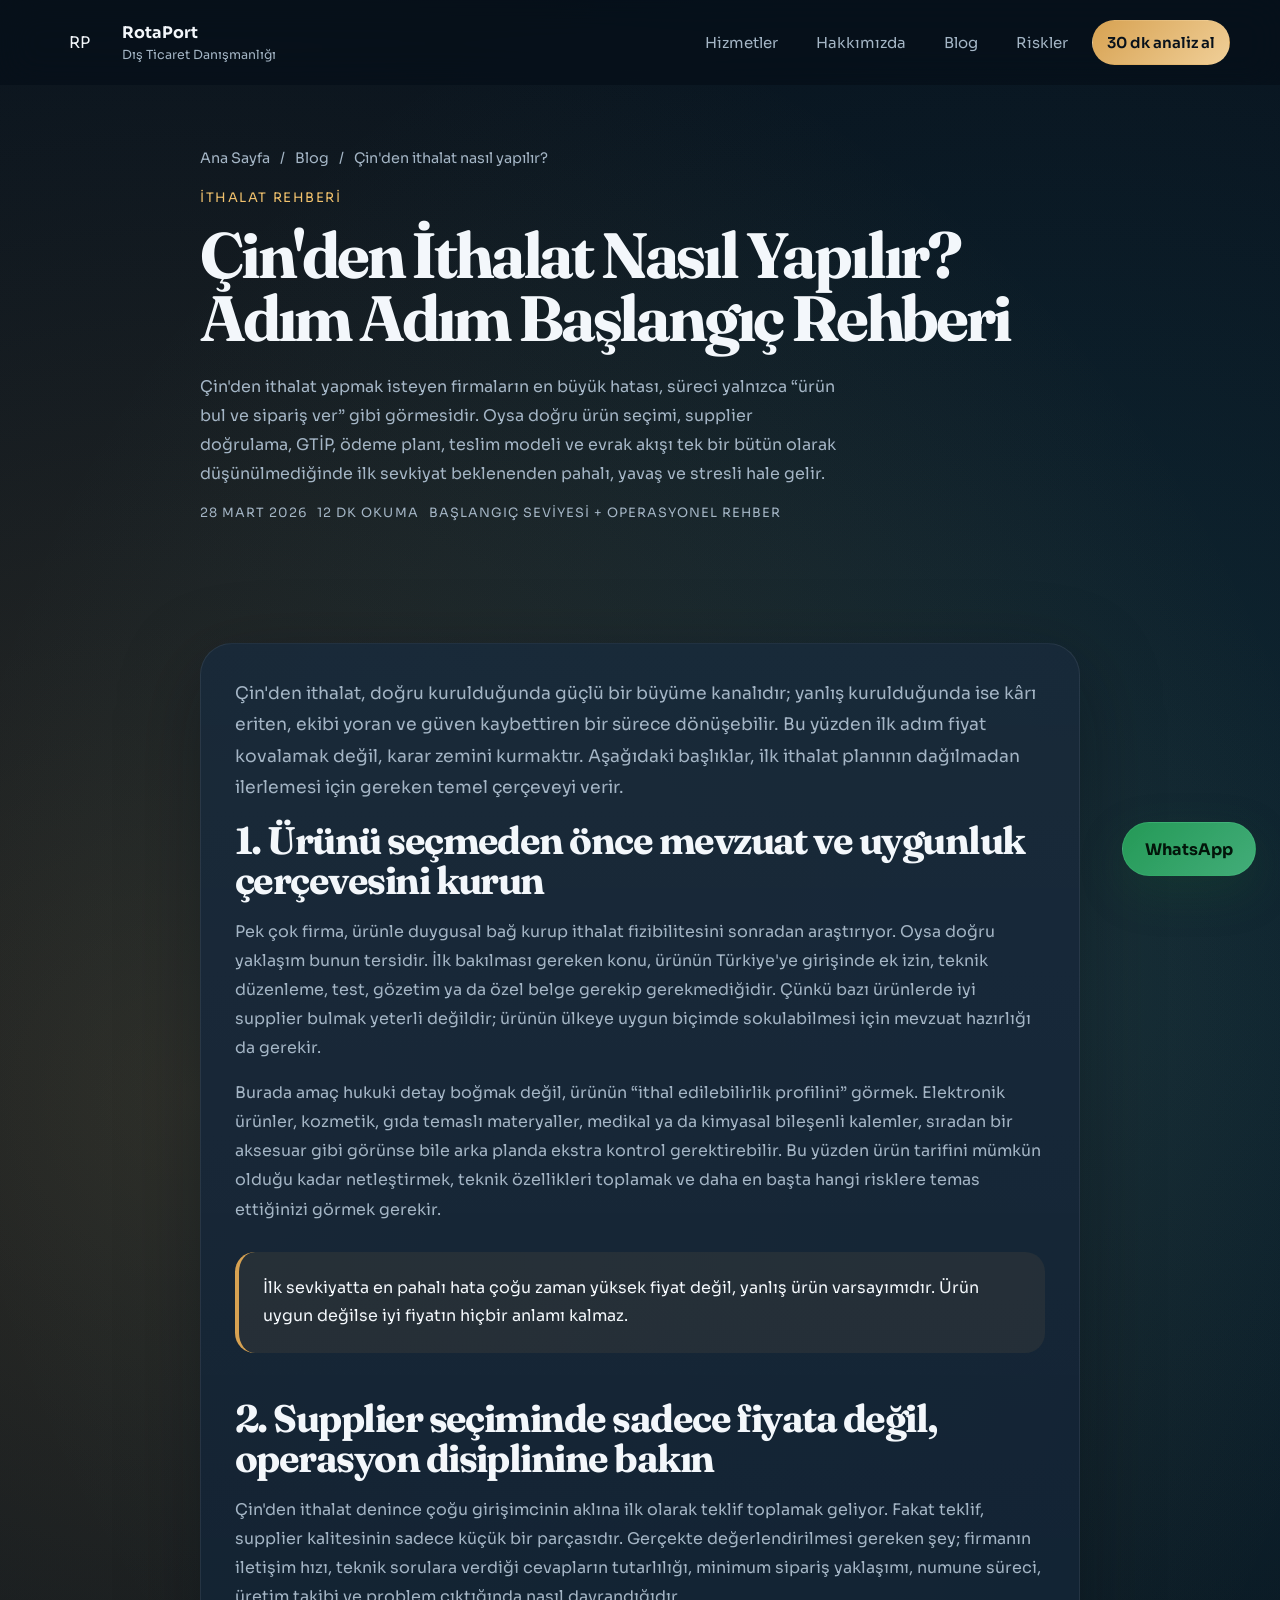
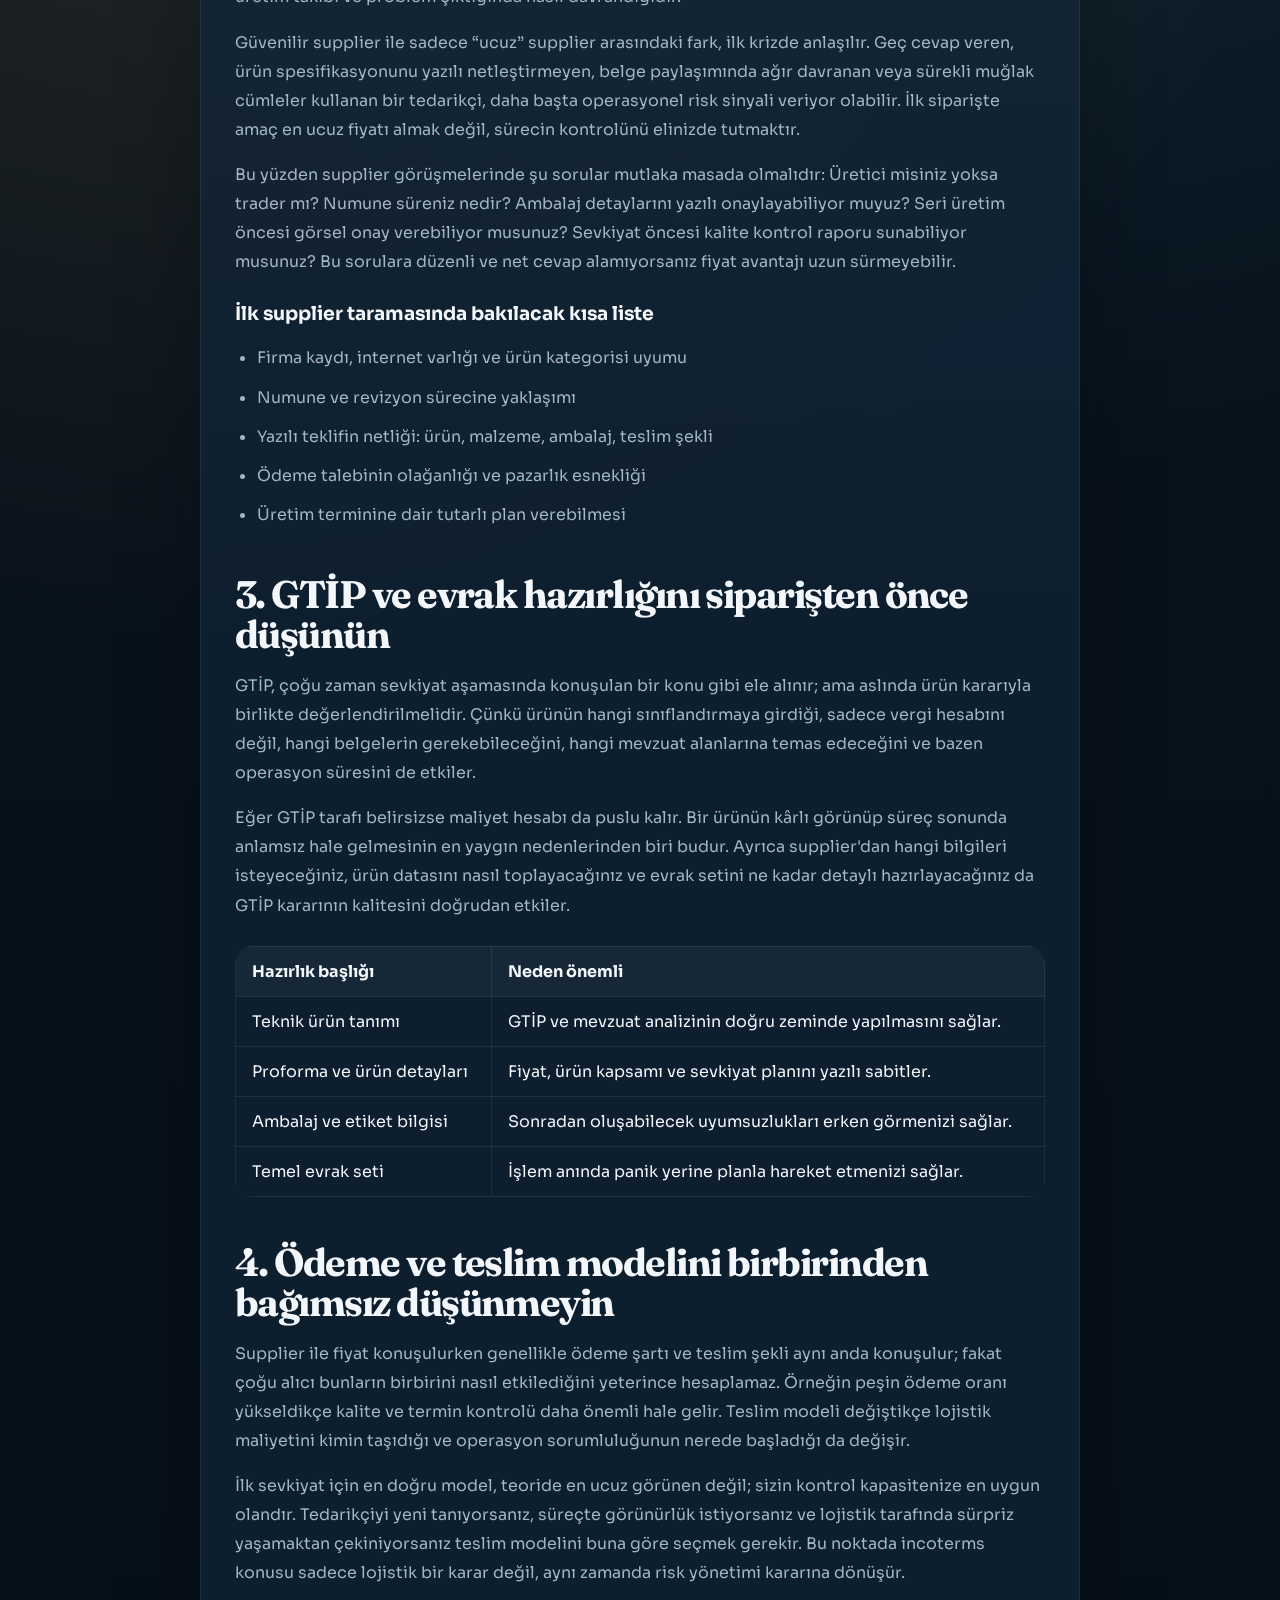
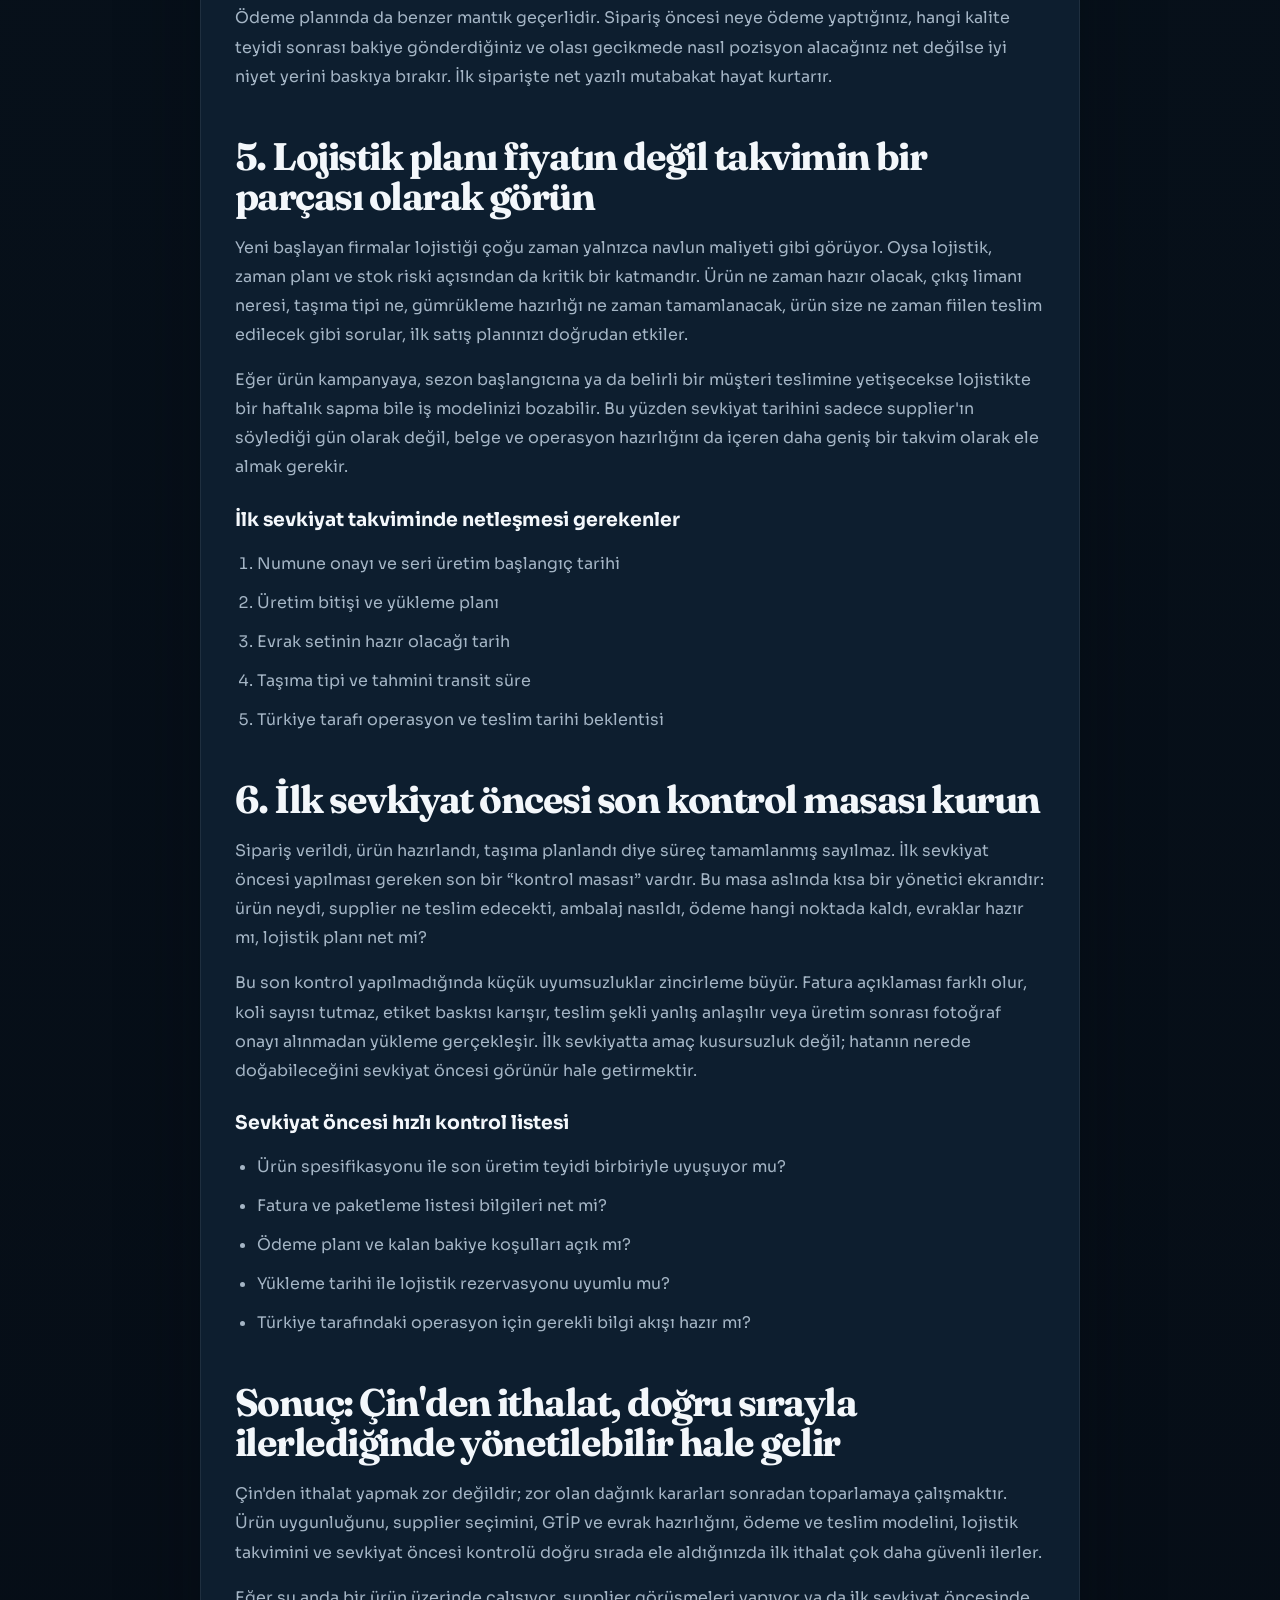
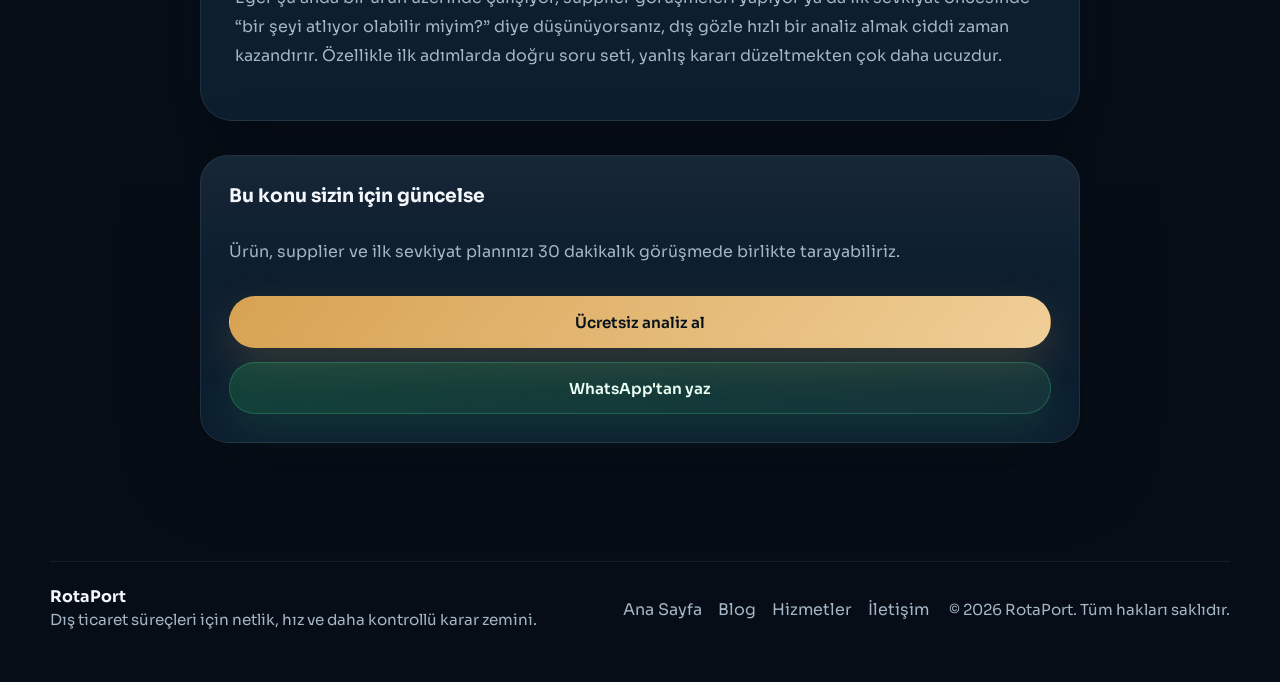
<file: cinden-ithalat-nasil-yapilir.html>
<!DOCTYPE html>
<html lang="tr">
  <head>
    <meta charset="UTF-8" />
    <meta name="viewport" content="width=device-width, initial-scale=1.0" />
    <title>Çin'den İthalat Nasıl Yapılır? Adım Adım Başlangıç Rehberi | RotaPort Blog</title>
    <meta
      name="description"
      content="Çin'den ithalat sürecinde ürün seçimi, supplier doğrulama, GTİP, incoterms, ödeme ve ilk sevkiyat planı nasıl kurulur sorusunu adım adım anlatan detaylı rehber."
    />
    <meta
      name="robots"
      content="index, follow, max-image-preview:large, max-snippet:-1, max-video-preview:-1"
    />
    <link rel="canonical" href="https://rotaport.org/cinden-ithalat-nasil-yapilir.html" />
    <meta property="og:locale" content="tr_TR" />
    <meta property="og:type" content="article" />
    <meta property="og:site_name" content="RotaPort" />
    <meta
      property="og:title"
      content="Çin'den İthalat Nasıl Yapılır? Adım Adım Başlangıç Rehberi"
    />
    <meta
      property="og:description"
      content="İlk ithalat planında ürün, supplier, GTİP, ödeme ve sevkiyat akışını daha kontrollü kurmak için hazırlanan detaylı rehber."
    />
    <meta property="og:url" content="https://rotaport.org/cinden-ithalat-nasil-yapilir.html" />
    <meta name="twitter:card" content="summary" />
    <script type="application/ld+json">
      {
        "@context": "https://schema.org",
        "@type": "BlogPosting",
        "headline": "Çin'den İthalat Nasıl Yapılır? Adım Adım Başlangıç Rehberi",
        "description": "Çin'den ithalat sürecinde ürün seçimi, supplier doğrulama, GTİP, incoterms, ödeme ve ilk sevkiyat planı nasıl kurulur sorusunu adım adım anlatan detaylı rehber.",
        "datePublished": "2026-03-28",
        "dateModified": "2026-03-28",
        "mainEntityOfPage": "https://rotaport.org/cinden-ithalat-nasil-yapilir.html",
        "author": {
          "@type": "Organization",
          "name": "RotaPort"
        },
        "publisher": {
          "@type": "Organization",
          "name": "RotaPort",
          "url": "https://rotaport.org/"
        }
      }
    </script>
    <link rel="preconnect" href="https://fonts.googleapis.com" />
    <link rel="preconnect" href="https://fonts.gstatic.com" crossorigin />
    <link
      href="https://fonts.googleapis.com/css2?family=Fraunces:opsz,wght@9..144,500;9..144,700&family=Sora:wght@400;500;600;700;800&display=swap"
      rel="stylesheet"
    />
    <link rel="stylesheet" href="styles.css" />
    <script defer src="script.js"></script>
  </head>
  <body data-whatsapp="905318639117">
    <div class="site-shell">
      <header class="site-header" id="top">
        <div class="container header-inner">
          <a class="brand" href="index.html" aria-label="RotaPort ana sayfa">
            <span class="brand-mark">RP</span>
            <span class="brand-text">
              <strong>RotaPort</strong>
              <small>Dış Ticaret Danışmanlığı</small>
            </span>
          </a>

          <button
            class="nav-toggle"
            type="button"
            aria-expanded="false"
            aria-controls="site-nav"
            aria-label="Menüyü aç"
          >
            <span></span>
            <span></span>
            <span></span>
          </button>

          <nav class="site-nav" id="site-nav" data-open="false">
            <a href="index.html#hizmetler">Hizmetler</a>
            <a href="index.html#hakkimizda">Hakkımızda</a>
            <a href="blog.html">Blog</a>
            <a href="index.html#riskler">Riskler</a>
            <a href="index.html#iletisim" class="button button-nav">30 dk analiz al</a>
          </nav>
        </div>
      </header>

      <main>
        <section class="page-hero">
          <div class="container page-hero-grid page-hero-grid-single">
            <div class="reveal" style="--delay: 0.05s">
              <div class="breadcrumbs">
                <a href="index.html">Ana Sayfa</a>
                <span>/</span>
                <a href="blog.html">Blog</a>
                <span>/</span>
                <span>Çin'den ithalat nasıl yapılır?</span>
              </div>
              <p class="eyebrow">İthalat Rehberi</p>
              <h1 class="page-title">Çin'den İthalat Nasıl Yapılır? Adım Adım Başlangıç Rehberi</h1>
              <p class="lead">
                Çin'den ithalat yapmak isteyen firmaların en büyük hatası, süreci yalnızca
                “ürün bul ve sipariş ver” gibi görmesidir. Oysa doğru ürün seçimi, supplier
                doğrulama, GTİP, ödeme planı, teslim modeli ve evrak akışı tek bir bütün
                olarak düşünülmediğinde ilk sevkiyat beklenenden pahalı, yavaş ve stresli hale
                gelir.
              </p>
              <div class="post-meta">
                <span>28 Mart 2026</span>
                <span>12 dk okuma</span>
                <span>Başlangıç seviyesi + operasyonel rehber</span>
              </div>
            </div>
          </div>
        </section>

        <section class="section">
          <div class="container article-shell article-shell-single">
            <article class="article-body reveal" style="--delay: 0.05s">
              <p class="article-intro">
                Çin'den ithalat, doğru kurulduğunda güçlü bir büyüme kanalıdır; yanlış
                kurulduğunda ise kârı eriten, ekibi yoran ve güven kaybettiren bir sürece
                dönüşebilir. Bu yüzden ilk adım fiyat kovalamak değil, karar zemini kurmaktır.
                Aşağıdaki başlıklar, ilk ithalat planının dağılmadan ilerlemesi için gereken
                temel çerçeveyi verir.
              </p>

              <h2 id="urun-ve-mevzuat">1. Ürünü seçmeden önce mevzuat ve uygunluk çerçevesini kurun</h2>
              <p>
                Pek çok firma, ürünle duygusal bağ kurup ithalat fizibilitesini sonradan
                araştırıyor. Oysa doğru yaklaşım bunun tersidir. İlk bakılması gereken konu,
                ürünün Türkiye'ye girişinde ek izin, teknik düzenleme, test, gözetim ya da
                özel belge gerekip gerekmediğidir. Çünkü bazı ürünlerde iyi supplier bulmak
                yeterli değildir; ürünün ülkeye uygun biçimde sokulabilmesi için mevzuat
                hazırlığı da gerekir.
              </p>
              <p>
                Burada amaç hukuki detay boğmak değil, ürünün “ithal edilebilirlik profilini”
                görmek. Elektronik ürünler, kozmetik, gıda temaslı materyaller, medikal ya da
                kimyasal bileşenli kalemler, sıradan bir aksesuar gibi görünse bile arka planda
                ekstra kontrol gerektirebilir. Bu yüzden ürün tarifini mümkün olduğu kadar
                netleştirmek, teknik özellikleri toplamak ve daha en başta hangi risklere
                temas ettiğinizi görmek gerekir.
              </p>
              <blockquote>
                İlk sevkiyatta en pahalı hata çoğu zaman yüksek fiyat değil, yanlış ürün
                varsayımıdır. Ürün uygun değilse iyi fiyatın hiçbir anlamı kalmaz.
              </blockquote>

              <h2 id="supplier-secimi">2. Supplier seçiminde sadece fiyata değil, operasyon disiplinine bakın</h2>
              <p>
                Çin'den ithalat denince çoğu girişimcinin aklına ilk olarak teklif toplamak
                geliyor. Fakat teklif, supplier kalitesinin sadece küçük bir parçasıdır.
                Gerçekte değerlendirilmesi gereken şey; firmanın iletişim hızı, teknik sorulara
                verdiği cevapların tutarlılığı, minimum sipariş yaklaşımı, numune süreci,
                üretim takibi ve problem çıktığında nasıl davrandığıdır.
              </p>
              <p>
                Güvenilir supplier ile sadece “ucuz” supplier arasındaki fark, ilk krizde
                anlaşılır. Geç cevap veren, ürün spesifikasyonunu yazılı netleştirmeyen,
                belge paylaşımında ağır davranan veya sürekli muğlak cümleler kullanan bir
                tedarikçi, daha başta operasyonel risk sinyali veriyor olabilir. İlk siparişte
                amaç en ucuz fiyatı almak değil, sürecin kontrolünü elinizde tutmaktır.
              </p>
              <p>
                Bu yüzden supplier görüşmelerinde şu sorular mutlaka masada olmalıdır: Üretici
                misiniz yoksa trader mı? Numune süreniz nedir? Ambalaj detaylarını yazılı
                onaylayabiliyor muyuz? Seri üretim öncesi görsel onay verebiliyor musunuz?
                Sevkiyat öncesi kalite kontrol raporu sunabiliyor musunuz? Bu sorulara düzenli
                ve net cevap alamıyorsanız fiyat avantajı uzun sürmeyebilir.
              </p>

              <h3>İlk supplier taramasında bakılacak kısa liste</h3>
              <ul>
                <li>Firma kaydı, internet varlığı ve ürün kategorisi uyumu</li>
                <li>Numune ve revizyon sürecine yaklaşımı</li>
                <li>Yazılı teklifin netliği: ürün, malzeme, ambalaj, teslim şekli</li>
                <li>Ödeme talebinin olağanlığı ve pazarlık esnekliği</li>
                <li>Üretim terminine dair tutarlı plan verebilmesi</li>
              </ul>

              <h2 id="gtip-ve-evrak">3. GTİP ve evrak hazırlığını siparişten önce düşünün</h2>
              <p>
                GTİP, çoğu zaman sevkiyat aşamasında konuşulan bir konu gibi ele alınır; ama
                aslında ürün kararıyla birlikte değerlendirilmelidir. Çünkü ürünün hangi
                sınıflandırmaya girdiği, sadece vergi hesabını değil, hangi belgelerin gerekebileceğini,
                hangi mevzuat alanlarına temas edeceğini ve bazen operasyon süresini de etkiler.
              </p>
              <p>
                Eğer GTİP tarafı belirsizse maliyet hesabı da puslu kalır. Bir ürünün
                kârlı görünüp süreç sonunda anlamsız hale gelmesinin en yaygın nedenlerinden
                biri budur. Ayrıca supplier'dan hangi bilgileri isteyeceğiniz, ürün datasını
                nasıl toplayacağınız ve evrak setini ne kadar detaylı hazırlayacağınız da GTİP
                kararının kalitesini doğrudan etkiler.
              </p>
              <table>
                <thead>
                  <tr>
                    <th>Hazırlık başlığı</th>
                    <th>Neden önemli</th>
                  </tr>
                </thead>
                <tbody>
                  <tr>
                    <td>Teknik ürün tanımı</td>
                    <td>GTİP ve mevzuat analizinin doğru zeminde yapılmasını sağlar.</td>
                  </tr>
                  <tr>
                    <td>Proforma ve ürün detayları</td>
                    <td>Fiyat, ürün kapsamı ve sevkiyat planını yazılı sabitler.</td>
                  </tr>
                  <tr>
                    <td>Ambalaj ve etiket bilgisi</td>
                    <td>Sonradan oluşabilecek uyumsuzlukları erken görmenizi sağlar.</td>
                  </tr>
                  <tr>
                    <td>Temel evrak seti</td>
                    <td>İşlem anında panik yerine planla hareket etmenizi sağlar.</td>
                  </tr>
                </tbody>
              </table>

              <h2 id="odeme-ve-teslim">4. Ödeme ve teslim modelini birbirinden bağımsız düşünmeyin</h2>
              <p>
                Supplier ile fiyat konuşulurken genellikle ödeme şartı ve teslim şekli aynı
                anda konuşulur; fakat çoğu alıcı bunların birbirini nasıl etkilediğini yeterince
                hesaplamaz. Örneğin peşin ödeme oranı yükseldikçe kalite ve termin kontrolü
                daha önemli hale gelir. Teslim modeli değiştikçe lojistik maliyetini kimin
                taşıdığı ve operasyon sorumluluğunun nerede başladığı da değişir.
              </p>
              <p>
                İlk sevkiyat için en doğru model, teoride en ucuz görünen değil; sizin kontrol
                kapasitenize en uygun olandır. Tedarikçiyi yeni tanıyorsanız, süreçte görünürlük
                istiyorsanız ve lojistik tarafında sürpriz yaşamaktan çekiniyorsanız teslim
                modelini buna göre seçmek gerekir. Bu noktada incoterms konusu sadece lojistik
                bir karar değil, aynı zamanda risk yönetimi kararına dönüşür.
              </p>
              <p>
                Ödeme planında da benzer mantık geçerlidir. Sipariş öncesi neye ödeme
                yaptığınız, hangi kalite teyidi sonrası bakiye gönderdiğiniz ve olası gecikmede
                nasıl pozisyon alacağınız net değilse iyi niyet yerini baskıya bırakır. İlk
                siparişte net yazılı mutabakat hayat kurtarır.
              </p>

              <h2 id="lojistik-ve-zaman">5. Lojistik planı fiyatın değil takvimin bir parçası olarak görün</h2>
              <p>
                Yeni başlayan firmalar lojistiği çoğu zaman yalnızca navlun maliyeti gibi
                görüyor. Oysa lojistik, zaman planı ve stok riski açısından da kritik bir
                katmandır. Ürün ne zaman hazır olacak, çıkış limanı neresi, taşıma tipi ne,
                gümrükleme hazırlığı ne zaman tamamlanacak, ürün size ne zaman fiilen teslim
                edilecek gibi sorular, ilk satış planınızı doğrudan etkiler.
              </p>
              <p>
                Eğer ürün kampanyaya, sezon başlangıcına ya da belirli bir müşteri teslimine
                yetişecekse lojistikte bir haftalık sapma bile iş modelinizi bozabilir. Bu yüzden
                sevkiyat tarihini sadece supplier'ın söylediği gün olarak değil, belge ve operasyon
                hazırlığını da içeren daha geniş bir takvim olarak ele almak gerekir.
              </p>

              <h3>İlk sevkiyat takviminde netleşmesi gerekenler</h3>
              <ol>
                <li>Numune onayı ve seri üretim başlangıç tarihi</li>
                <li>Üretim bitişi ve yükleme planı</li>
                <li>Evrak setinin hazır olacağı tarih</li>
                <li>Taşıma tipi ve tahmini transit süre</li>
                <li>Türkiye tarafı operasyon ve teslim tarihi beklentisi</li>
              </ol>

              <h2 id="ilk-sevkiyat-kontrol">6. İlk sevkiyat öncesi son kontrol masası kurun</h2>
              <p>
                Sipariş verildi, ürün hazırlandı, taşıma planlandı diye süreç tamamlanmış
                sayılmaz. İlk sevkiyat öncesi yapılması gereken son bir “kontrol masası”
                vardır. Bu masa aslında kısa bir yönetici ekranıdır: ürün neydi, supplier ne
                teslim edecekti, ambalaj nasıldı, ödeme hangi noktada kaldı, evraklar hazır mı,
                lojistik planı net mi?
              </p>
              <p>
                Bu son kontrol yapılmadığında küçük uyumsuzluklar zincirleme büyür. Fatura
                açıklaması farklı olur, koli sayısı tutmaz, etiket baskısı karışır, teslim
                şekli yanlış anlaşılır veya üretim sonrası fotoğraf onayı alınmadan yükleme
                gerçekleşir. İlk sevkiyatta amaç kusursuzluk değil; hatanın nerede doğabileceğini
                sevkiyat öncesi görünür hale getirmektir.
              </p>

              <h3>Sevkiyat öncesi hızlı kontrol listesi</h3>
              <ul>
                <li>Ürün spesifikasyonu ile son üretim teyidi birbiriyle uyuşuyor mu?</li>
                <li>Fatura ve paketleme listesi bilgileri net mi?</li>
                <li>Ödeme planı ve kalan bakiye koşulları açık mı?</li>
                <li>Yükleme tarihi ile lojistik rezervasyonu uyumlu mu?</li>
                <li>Türkiye tarafındaki operasyon için gerekli bilgi akışı hazır mı?</li>
              </ul>

              <h2 id="sonuc">Sonuç: Çin'den ithalat, doğru sırayla ilerlediğinde yönetilebilir hale gelir</h2>
              <p>
                Çin'den ithalat yapmak zor değildir; zor olan dağınık kararları sonradan
                toparlamaya çalışmaktır. Ürün uygunluğunu, supplier seçimini, GTİP ve evrak
                hazırlığını, ödeme ve teslim modelini, lojistik takvimini ve sevkiyat öncesi
                kontrolü doğru sırada ele aldığınızda ilk ithalat çok daha güvenli ilerler.
              </p>
              <p>
                Eğer şu anda bir ürün üzerinde çalışıyor, supplier görüşmeleri yapıyor ya da
                ilk sevkiyat öncesinde “bir şeyi atlıyor olabilir miyim?” diye düşünüyorsanız,
                dış gözle hızlı bir analiz almak ciddi zaman kazandırır. Özellikle ilk adımlarda
                doğru soru seti, yanlış kararı düzeltmekten çok daha ucuzdur.
              </p>
            </article>

            <div class="aside-card article-cta article-cta-inline reveal" style="--delay: 0.12s">
              <h3>Bu konu sizin için güncelse</h3>
              <p>
                Ürün, supplier ve ilk sevkiyat planınızı 30 dakikalık görüşmede birlikte
                tarayabiliriz.
              </p>
              <a class="button button-primary" href="index.html#iletisim">Ücretsiz analiz al</a>
              <a
                class="button button-whatsapp js-whatsapp-link"
                href="index.html#iletisim"
                data-whatsapp-message="Merhaba, Çin'den ithalat planım için kısa bir analiz almak istiyorum."
              >
                WhatsApp'tan yaz
              </a>
            </div>
          </div>
        </section>
      </main>

      <footer class="site-footer">
        <div class="container footer-inner">
          <div>
            <strong>RotaPort</strong>
            <p>Dış ticaret süreçleri için netlik, hız ve daha kontrollü karar zemini.</p>
          </div>

          <div class="footer-links">
            <a href="index.html">Ana Sayfa</a>
            <a href="blog.html">Blog</a>
            <a href="index.html#hizmetler">Hizmetler</a>
            <a href="index.html#iletisim">İletişim</a>
          </div>

          <p>© <span id="year"></span> RotaPort. Tüm hakları saklıdır.</p>
        </div>
      </footer>

      <a
        class="whatsapp-fab js-whatsapp-link"
        href="index.html#iletisim"
        data-whatsapp-message="Merhaba, Çin'den ithalat sürecim için danışmanlık almak istiyorum."
        aria-label="WhatsApp ile iletişim kur"
      >
        WhatsApp
      </a>
    </div>
  </body>
</html>
</file>
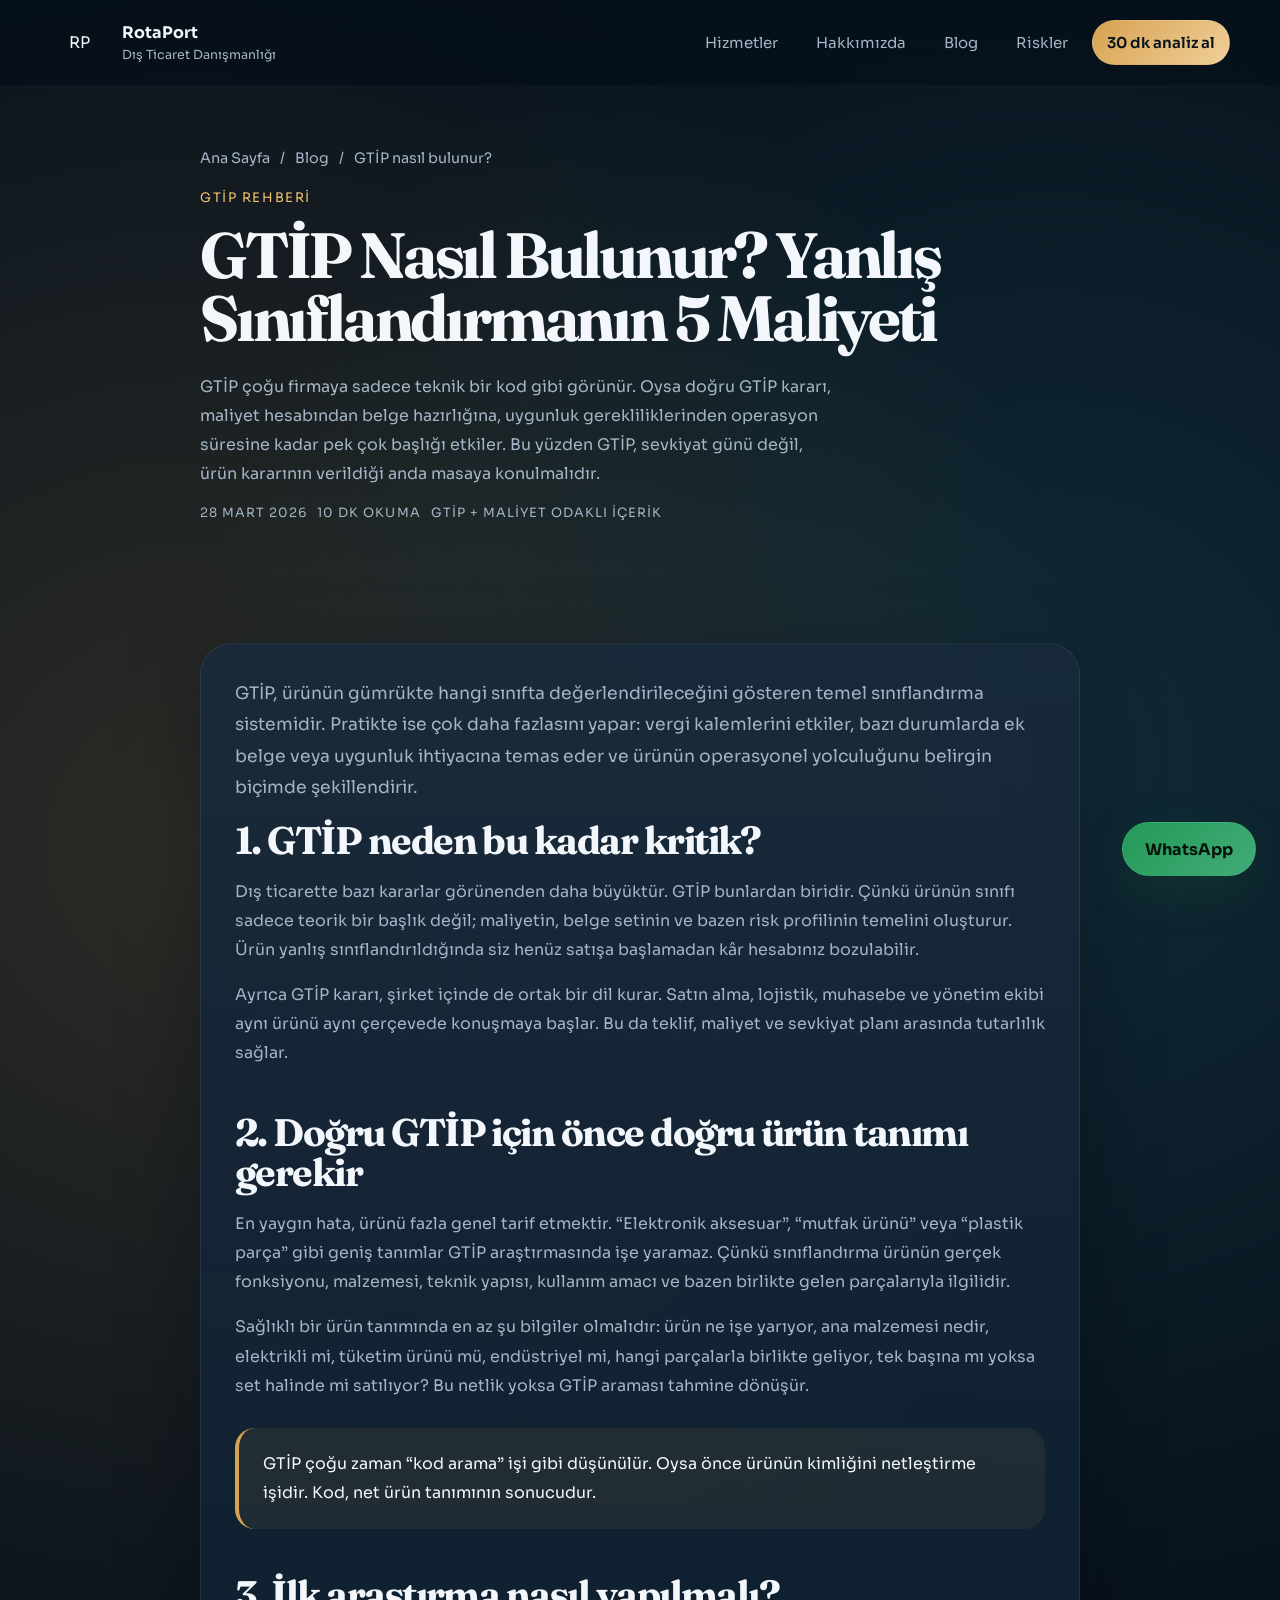
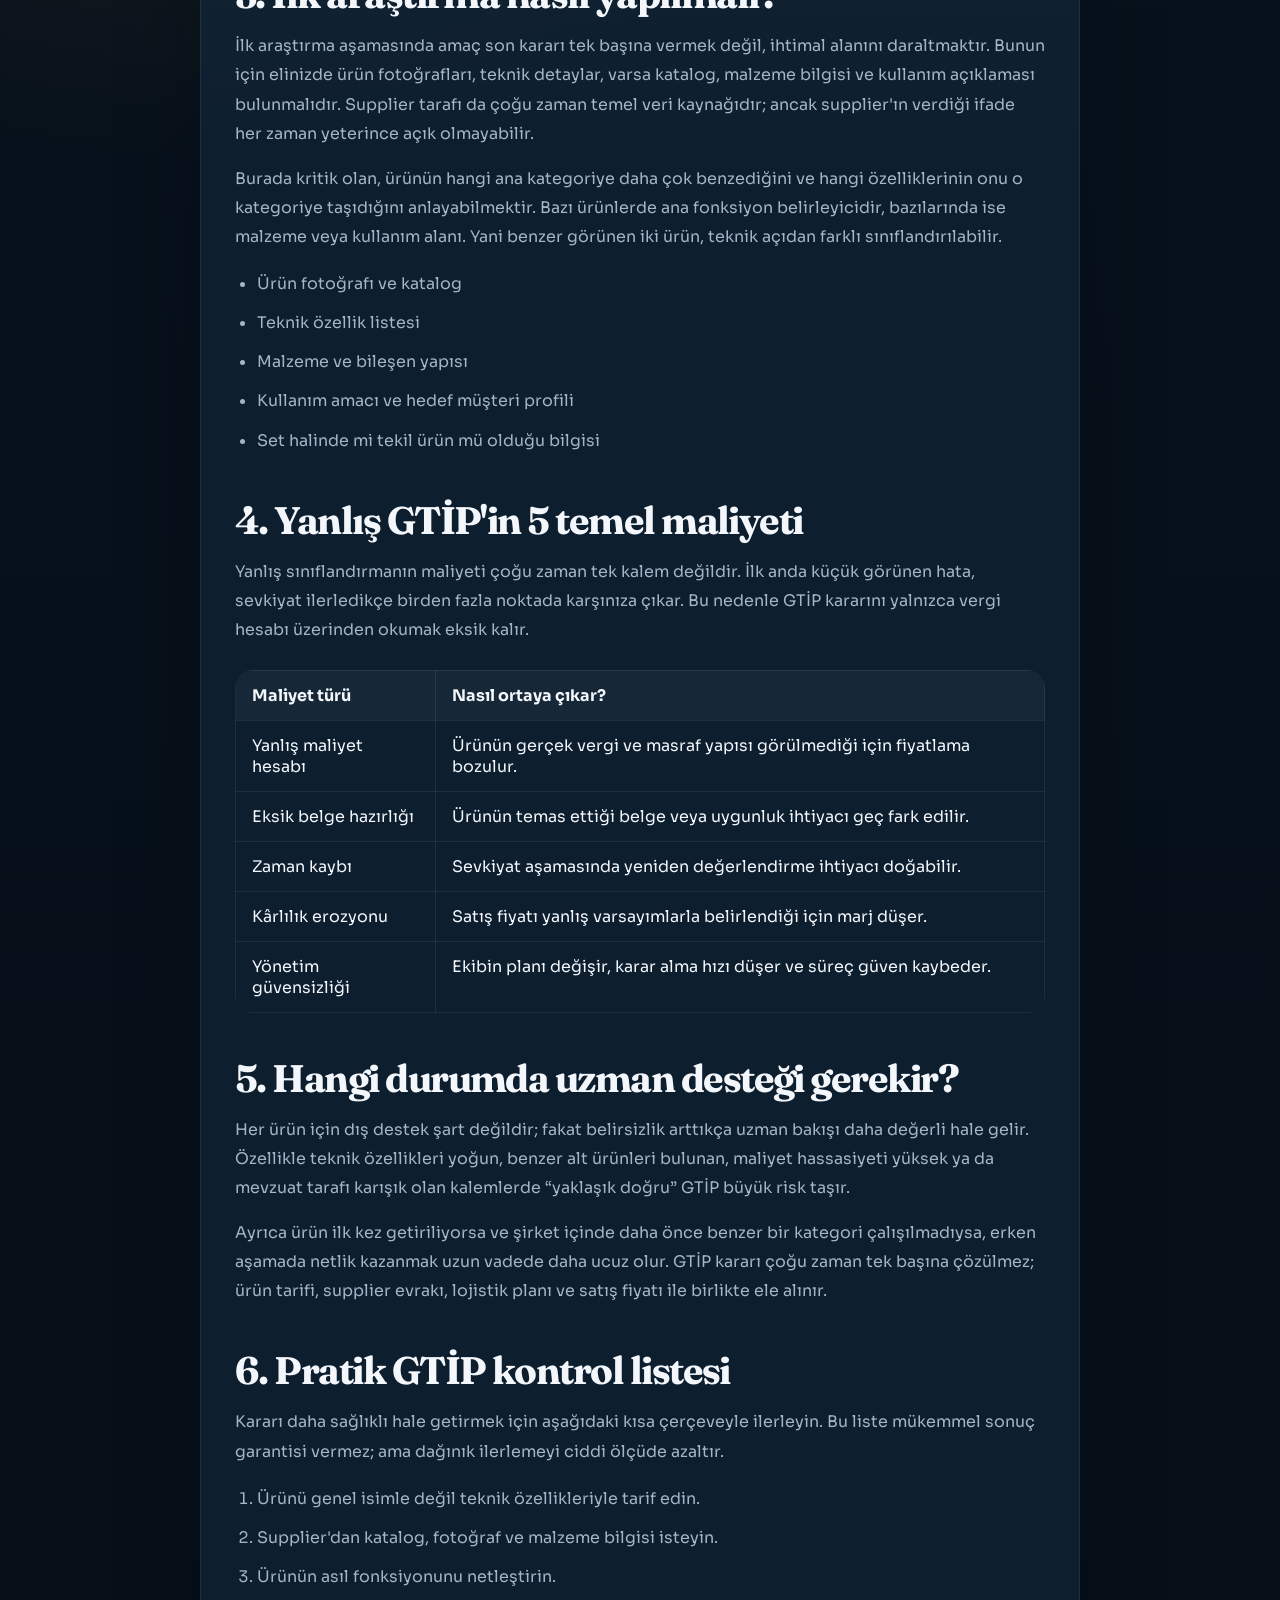
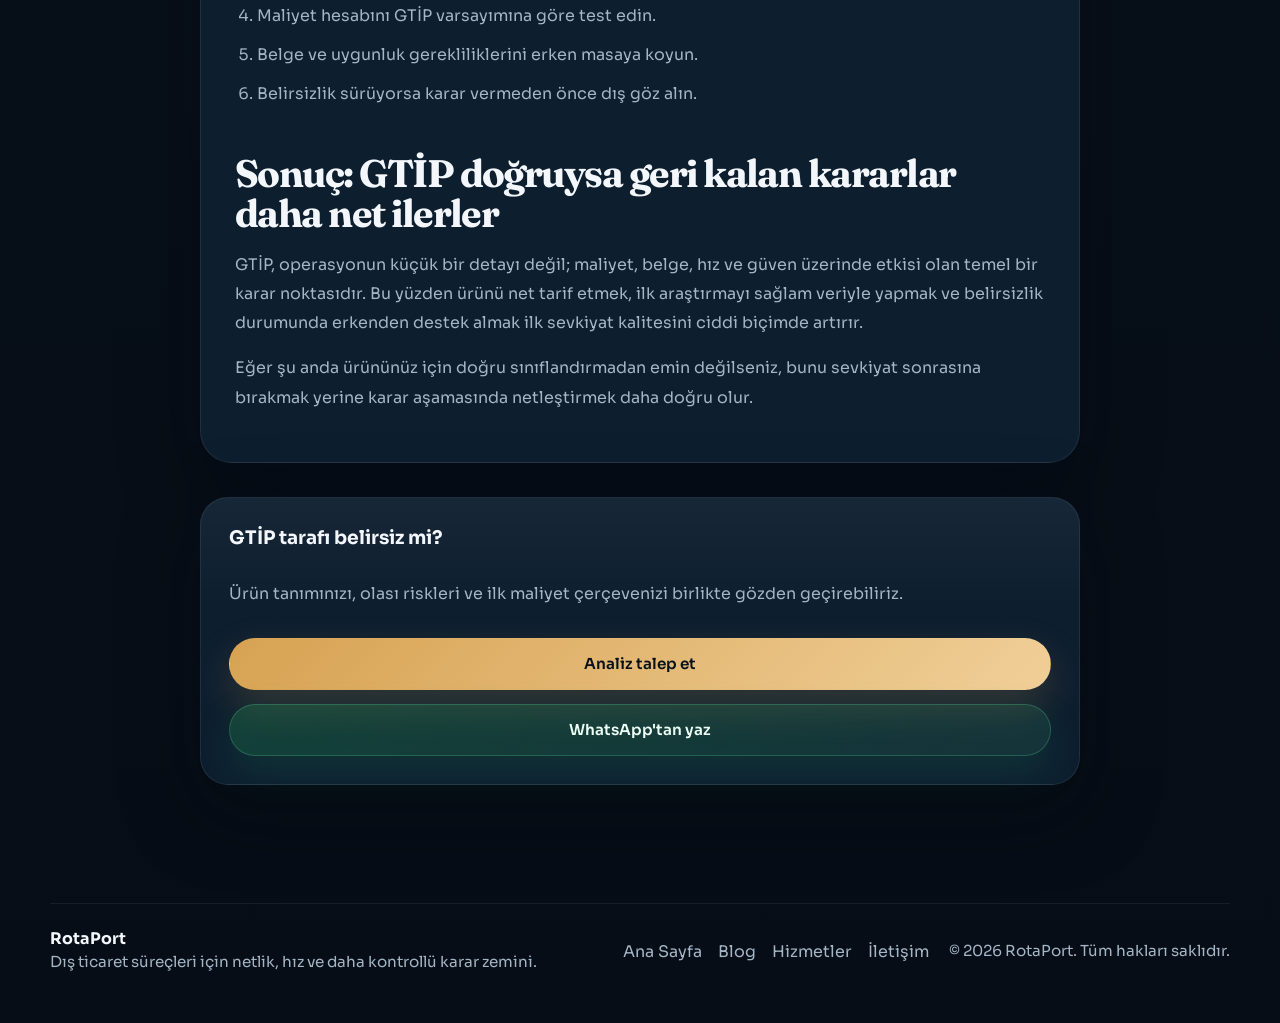
<file: gtip-nasil-bulunur.html>
<!DOCTYPE html>
<html lang="tr">
  <head>
    <meta charset="UTF-8" />
    <meta name="viewport" content="width=device-width, initial-scale=1.0" />
    <title>GTİP Nasıl Bulunur? Yanlış Sınıflandırmanın 5 Maliyeti | RotaPort Blog</title>
    <meta
      name="description"
      content="GTİP nasıl bulunur, ürün tanımı neden önemlidir ve yanlış sınıflandırma hangi maliyetleri doğurur sorularına cevap veren detaylı dış ticaret rehberi."
    />
    <meta
      name="robots"
      content="index, follow, max-image-preview:large, max-snippet:-1, max-video-preview:-1"
    />
    <link rel="canonical" href="https://rotaport.org/gtip-nasil-bulunur.html" />
    <meta property="og:locale" content="tr_TR" />
    <meta property="og:type" content="article" />
    <meta property="og:site_name" content="RotaPort" />
    <meta
      property="og:title"
      content="GTİP Nasıl Bulunur? Yanlış Sınıflandırmanın 5 Maliyeti"
    />
    <meta
      property="og:description"
      content="GTİP kararını daha bilinçli vermek ve yanlış sınıflandırmadan doğan maliyetleri azaltmak için hazırlanan kapsamlı rehber."
    />
    <meta property="og:url" content="https://rotaport.org/gtip-nasil-bulunur.html" />
    <meta name="twitter:card" content="summary" />
    <script type="application/ld+json">
      {
        "@context": "https://schema.org",
        "@type": "BlogPosting",
        "headline": "GTİP Nasıl Bulunur? Yanlış Sınıflandırmanın 5 Maliyeti",
        "description": "GTİP nasıl bulunur, ürün tanımı neden önemlidir ve yanlış sınıflandırma hangi maliyetleri doğurur sorularına cevap veren detaylı dış ticaret rehberi.",
        "datePublished": "2026-03-28",
        "dateModified": "2026-03-28",
        "mainEntityOfPage": "https://rotaport.org/gtip-nasil-bulunur.html",
        "author": {
          "@type": "Organization",
          "name": "RotaPort"
        },
        "publisher": {
          "@type": "Organization",
          "name": "RotaPort",
          "url": "https://rotaport.org/"
        }
      }
    </script>
    <link rel="preconnect" href="https://fonts.googleapis.com" />
    <link rel="preconnect" href="https://fonts.gstatic.com" crossorigin />
    <link
      href="https://fonts.googleapis.com/css2?family=Fraunces:opsz,wght@9..144,500;9..144,700&family=Sora:wght@400;500;600;700;800&display=swap"
      rel="stylesheet"
    />
    <link rel="stylesheet" href="styles.css" />
    <script defer src="script.js"></script>
  </head>
  <body data-whatsapp="905318639117">
    <div class="site-shell">
      <header class="site-header" id="top">
        <div class="container header-inner">
          <a class="brand" href="index.html" aria-label="RotaPort ana sayfa">
            <span class="brand-mark">RP</span>
            <span class="brand-text">
              <strong>RotaPort</strong>
              <small>Dış Ticaret Danışmanlığı</small>
            </span>
          </a>

          <button
            class="nav-toggle"
            type="button"
            aria-expanded="false"
            aria-controls="site-nav"
            aria-label="Menüyü aç"
          >
            <span></span>
            <span></span>
            <span></span>
          </button>

          <nav class="site-nav" id="site-nav" data-open="false">
            <a href="index.html#hizmetler">Hizmetler</a>
            <a href="index.html#hakkimizda">Hakkımızda</a>
            <a href="blog.html">Blog</a>
            <a href="index.html#riskler">Riskler</a>
            <a href="index.html#iletisim" class="button button-nav">30 dk analiz al</a>
          </nav>
        </div>
      </header>

      <main>
        <section class="page-hero">
          <div class="container page-hero-grid page-hero-grid-single">
            <div class="reveal" style="--delay: 0.05s">
              <div class="breadcrumbs">
                <a href="index.html">Ana Sayfa</a>
                <span>/</span>
                <a href="blog.html">Blog</a>
                <span>/</span>
                <span>GTİP nasıl bulunur?</span>
              </div>
              <p class="eyebrow">GTİP Rehberi</p>
              <h1 class="page-title">GTİP Nasıl Bulunur? Yanlış Sınıflandırmanın 5 Maliyeti</h1>
              <p class="lead">
                GTİP çoğu firmaya sadece teknik bir kod gibi görünür. Oysa doğru GTİP kararı,
                maliyet hesabından belge hazırlığına, uygunluk gerekliliklerinden operasyon
                süresine kadar pek çok başlığı etkiler. Bu yüzden GTİP, sevkiyat günü değil,
                ürün kararının verildiği anda masaya konulmalıdır.
              </p>
              <div class="post-meta">
                <span>28 Mart 2026</span>
                <span>10 dk okuma</span>
                <span>GTİP + maliyet odaklı içerik</span>
              </div>
            </div>
          </div>
        </section>

        <section class="section">
          <div class="container article-shell article-shell-single">
            <article class="article-body reveal" style="--delay: 0.05s">
              <p class="article-intro">
                GTİP, ürünün gümrükte hangi sınıfta değerlendirileceğini gösteren temel
                sınıflandırma sistemidir. Pratikte ise çok daha fazlasını yapar: vergi
                kalemlerini etkiler, bazı durumlarda ek belge veya uygunluk ihtiyacına temas
                eder ve ürünün operasyonel yolculuğunu belirgin biçimde şekillendirir.
              </p>

              <h2 id="gtip-nedir">1. GTİP neden bu kadar kritik?</h2>
              <p>
                Dış ticarette bazı kararlar görünenden daha büyüktür. GTİP bunlardan biridir.
                Çünkü ürünün sınıfı sadece teorik bir başlık değil; maliyetin, belge setinin ve
                bazen risk profilinin temelini oluşturur. Ürün yanlış sınıflandırıldığında siz
                henüz satışa başlamadan kâr hesabınız bozulabilir.
              </p>
              <p>
                Ayrıca GTİP kararı, şirket içinde de ortak bir dil kurar. Satın alma, lojistik,
                muhasebe ve yönetim ekibi aynı ürünü aynı çerçevede konuşmaya başlar. Bu da
                teklif, maliyet ve sevkiyat planı arasında tutarlılık sağlar.
              </p>

              <h2 id="urun-tanimi">2. Doğru GTİP için önce doğru ürün tanımı gerekir</h2>
              <p>
                En yaygın hata, ürünü fazla genel tarif etmektir. “Elektronik aksesuar”,
                “mutfak ürünü” veya “plastik parça” gibi geniş tanımlar GTİP araştırmasında
                işe yaramaz. Çünkü sınıflandırma ürünün gerçek fonksiyonu, malzemesi, teknik
                yapısı, kullanım amacı ve bazen birlikte gelen parçalarıyla ilgilidir.
              </p>
              <p>
                Sağlıklı bir ürün tanımında en az şu bilgiler olmalıdır: ürün ne işe yarıyor,
                ana malzemesi nedir, elektrikli mi, tüketim ürünü mü, endüstriyel mi, hangi
                parçalarla birlikte geliyor, tek başına mı yoksa set halinde mi satılıyor? Bu
                netlik yoksa GTİP araması tahmine dönüşür.
              </p>
              <blockquote>
                GTİP çoğu zaman “kod arama” işi gibi düşünülür. Oysa önce ürünün kimliğini
                netleştirme işidir. Kod, net ürün tanımının sonucudur.
              </blockquote>

              <h2 id="arastirma">3. İlk araştırma nasıl yapılmalı?</h2>
              <p>
                İlk araştırma aşamasında amaç son kararı tek başına vermek değil, ihtimal
                alanını daraltmaktır. Bunun için elinizde ürün fotoğrafları, teknik detaylar,
                varsa katalog, malzeme bilgisi ve kullanım açıklaması bulunmalıdır. Supplier
                tarafı da çoğu zaman temel veri kaynağıdır; ancak supplier'ın verdiği ifade
                her zaman yeterince açık olmayabilir.
              </p>
              <p>
                Burada kritik olan, ürünün hangi ana kategoriye daha çok benzediğini ve hangi
                özelliklerinin onu o kategoriye taşıdığını anlayabilmektir. Bazı ürünlerde ana
                fonksiyon belirleyicidir, bazılarında ise malzeme veya kullanım alanı. Yani
                benzer görünen iki ürün, teknik açıdan farklı sınıflandırılabilir.
              </p>
              <ul>
                <li>Ürün fotoğrafı ve katalog</li>
                <li>Teknik özellik listesi</li>
                <li>Malzeme ve bileşen yapısı</li>
                <li>Kullanım amacı ve hedef müşteri profili</li>
                <li>Set halinde mi tekil ürün mü olduğu bilgisi</li>
              </ul>

              <h2 id="yanlis-siniflandirma">4. Yanlış GTİP'in 5 temel maliyeti</h2>
              <p>
                Yanlış sınıflandırmanın maliyeti çoğu zaman tek kalem değildir. İlk anda küçük
                görünen hata, sevkiyat ilerledikçe birden fazla noktada karşınıza çıkar. Bu
                nedenle GTİP kararını yalnızca vergi hesabı üzerinden okumak eksik kalır.
              </p>
              <table>
                <thead>
                  <tr>
                    <th>Maliyet türü</th>
                    <th>Nasıl ortaya çıkar?</th>
                  </tr>
                </thead>
                <tbody>
                  <tr>
                    <td>Yanlış maliyet hesabı</td>
                    <td>Ürünün gerçek vergi ve masraf yapısı görülmediği için fiyatlama bozulur.</td>
                  </tr>
                  <tr>
                    <td>Eksik belge hazırlığı</td>
                    <td>Ürünün temas ettiği belge veya uygunluk ihtiyacı geç fark edilir.</td>
                  </tr>
                  <tr>
                    <td>Zaman kaybı</td>
                    <td>Sevkiyat aşamasında yeniden değerlendirme ihtiyacı doğabilir.</td>
                  </tr>
                  <tr>
                    <td>Kârlılık erozyonu</td>
                    <td>Satış fiyatı yanlış varsayımlarla belirlendiği için marj düşer.</td>
                  </tr>
                  <tr>
                    <td>Yönetim güvensizliği</td>
                    <td>Ekibin planı değişir, karar alma hızı düşer ve süreç güven kaybeder.</td>
                  </tr>
                </tbody>
              </table>

              <h2 id="ne-zaman-destek">5. Hangi durumda uzman desteği gerekir?</h2>
              <p>
                Her ürün için dış destek şart değildir; fakat belirsizlik arttıkça uzman bakışı
                daha değerli hale gelir. Özellikle teknik özellikleri yoğun, benzer alt ürünleri
                bulunan, maliyet hassasiyeti yüksek ya da mevzuat tarafı karışık olan kalemlerde
                “yaklaşık doğru” GTİP büyük risk taşır.
              </p>
              <p>
                Ayrıca ürün ilk kez getiriliyorsa ve şirket içinde daha önce benzer bir kategori
                çalışılmadıysa, erken aşamada netlik kazanmak uzun vadede daha ucuz olur. GTİP
                kararı çoğu zaman tek başına çözülmez; ürün tarifi, supplier evrakı, lojistik
                planı ve satış fiyatı ile birlikte ele alınır.
              </p>

              <h2 id="pratik-kontrol">6. Pratik GTİP kontrol listesi</h2>
              <p>
                Kararı daha sağlıklı hale getirmek için aşağıdaki kısa çerçeveyle ilerleyin.
                Bu liste mükemmel sonuç garantisi vermez; ama dağınık ilerlemeyi ciddi ölçüde
                azaltır.
              </p>
              <ol>
                <li>Ürünü genel isimle değil teknik özellikleriyle tarif edin.</li>
                <li>Supplier'dan katalog, fotoğraf ve malzeme bilgisi isteyin.</li>
                <li>Ürünün asıl fonksiyonunu netleştirin.</li>
                <li>Maliyet hesabını GTİP varsayımına göre test edin.</li>
                <li>Belge ve uygunluk gerekliliklerini erken masaya koyun.</li>
                <li>Belirsizlik sürüyorsa karar vermeden önce dış göz alın.</li>
              </ol>

              <h2 id="sonuc">Sonuç: GTİP doğruysa geri kalan kararlar daha net ilerler</h2>
              <p>
                GTİP, operasyonun küçük bir detayı değil; maliyet, belge, hız ve güven üzerinde
                etkisi olan temel bir karar noktasıdır. Bu yüzden ürünü net tarif etmek, ilk
                araştırmayı sağlam veriyle yapmak ve belirsizlik durumunda erkenden destek almak
                ilk sevkiyat kalitesini ciddi biçimde artırır.
              </p>
              <p>
                Eğer şu anda ürününüz için doğru sınıflandırmadan emin değilseniz, bunu sevkiyat
                sonrasına bırakmak yerine karar aşamasında netleştirmek daha doğru olur.
              </p>
            </article>

            <div class="aside-card article-cta article-cta-inline reveal" style="--delay: 0.12s">
              <h3>GTİP tarafı belirsiz mi?</h3>
              <p>
                Ürün tanımınızı, olası riskleri ve ilk maliyet çerçevenizi birlikte gözden
                geçirebiliriz.
              </p>
              <a class="button button-primary" href="index.html#iletisim">Analiz talep et</a>
              <a
                class="button button-whatsapp js-whatsapp-link"
                href="index.html#iletisim"
                data-whatsapp-message="Merhaba, ürünüm için GTİP ve evrak riski analizi almak istiyorum."
              >
                WhatsApp'tan yaz
              </a>
            </div>
          </div>
        </section>
      </main>

      <footer class="site-footer">
        <div class="container footer-inner">
          <div>
            <strong>RotaPort</strong>
            <p>Dış ticaret süreçleri için netlik, hız ve daha kontrollü karar zemini.</p>
          </div>

          <div class="footer-links">
            <a href="index.html">Ana Sayfa</a>
            <a href="blog.html">Blog</a>
            <a href="index.html#hizmetler">Hizmetler</a>
            <a href="index.html#iletisim">İletişim</a>
          </div>

          <p>© <span id="year"></span> RotaPort. Tüm hakları saklıdır.</p>
        </div>
      </footer>

      <a
        class="whatsapp-fab js-whatsapp-link"
        href="index.html#iletisim"
        data-whatsapp-message="Merhaba, GTİP ve dış ticaret sürecim için danışmanlık almak istiyorum."
        aria-label="WhatsApp ile iletişim kur"
      >
        WhatsApp
      </a>
    </div>
  </body>
</html>
</file>
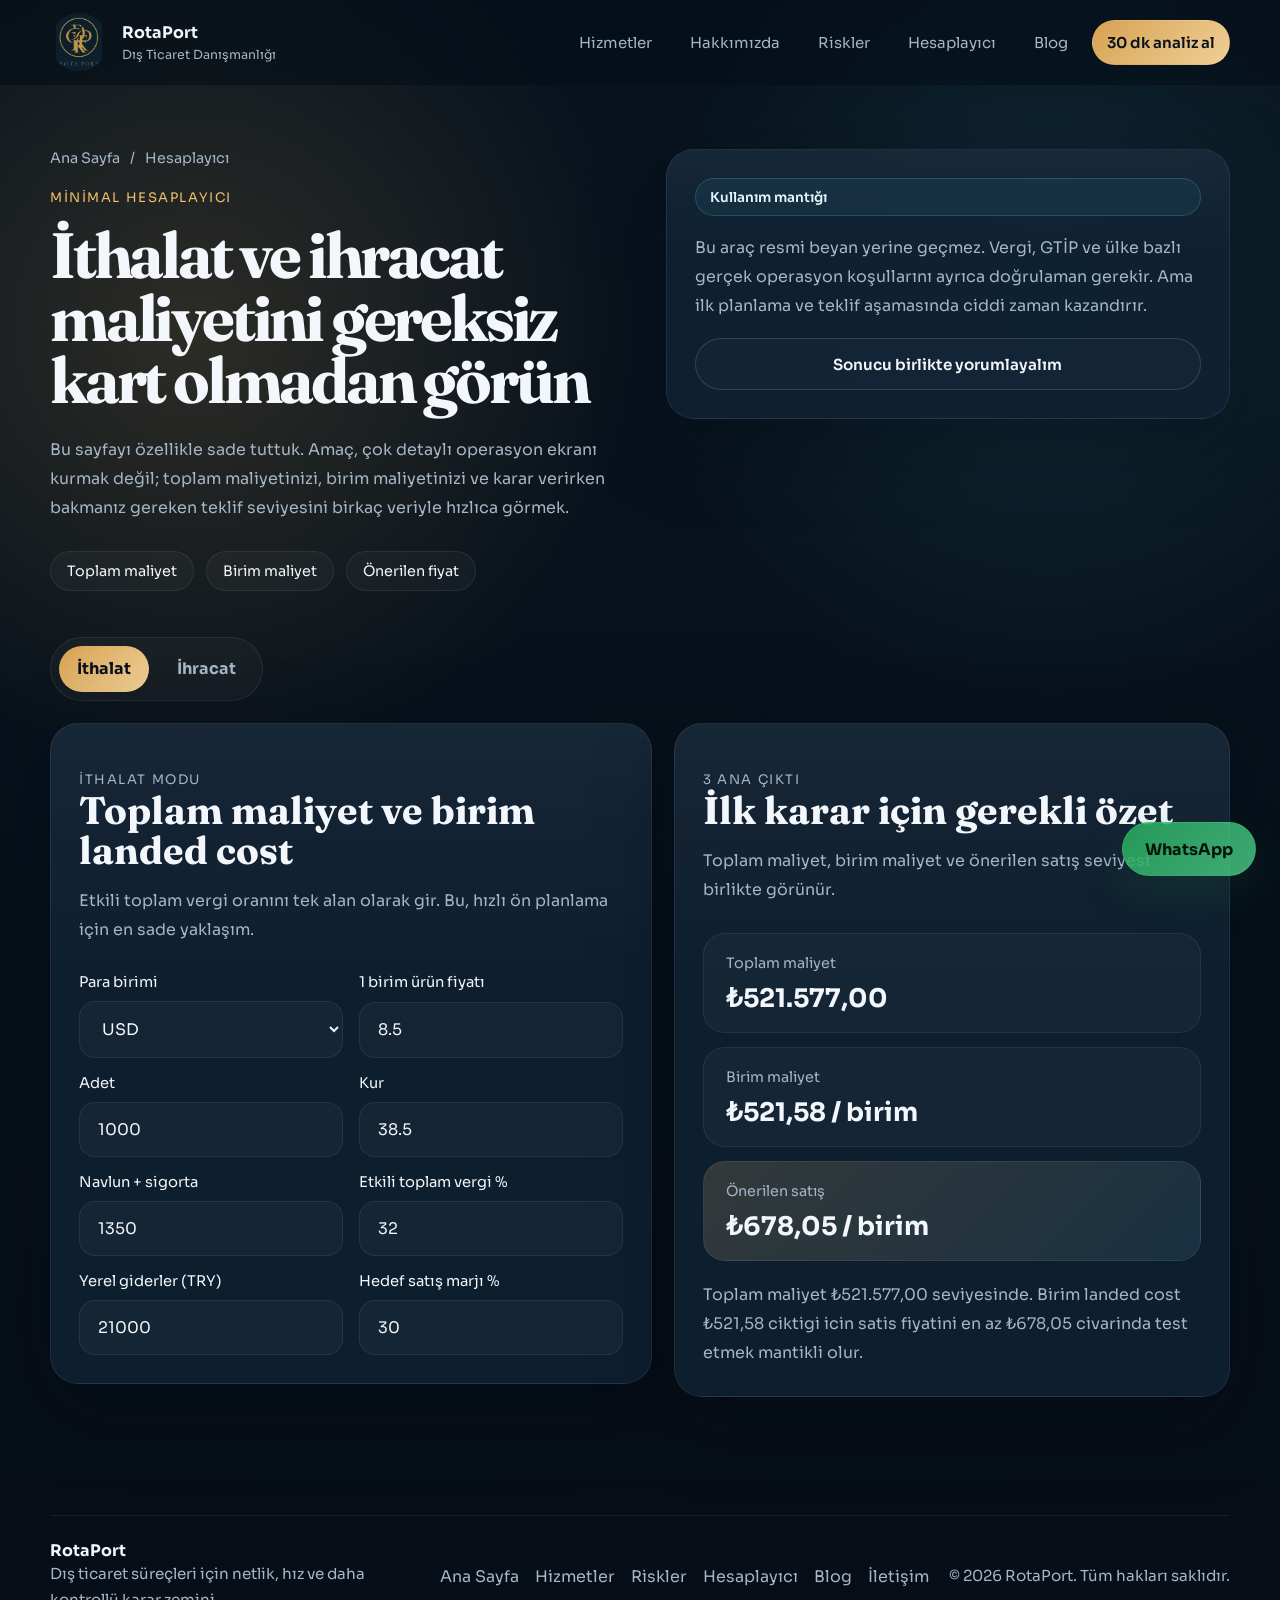
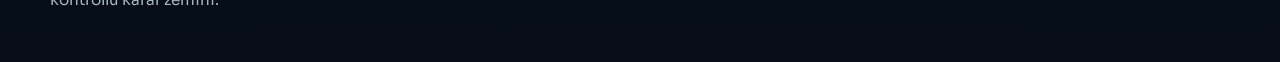
<file: hesaplayici.html>
<!DOCTYPE html>
<html lang="tr">
  <head>
    <meta charset="UTF-8" />
    <meta name="viewport" content="width=device-width, initial-scale=1.0" />
    <title>RotaPort Maliyet Hesaplayıcı | İthalat ve İhracat İçin Minimal Planlama Aracı</title>
    <meta
      name="description"
      content="İthalat ve ihracat için toplam maliyet, birim maliyet ve hedef teklif seviyesini gereksiz karmaşa olmadan görmek için hazırlanan minimal RotaPort hesaplayıcı."
    />
    <meta
      name="robots"
      content="index, follow, max-image-preview:large, max-snippet:-1, max-video-preview:-1"
    />
    <link rel="icon" href="rotaport-logo.png" type="image/png" />
    <link rel="shortcut icon" href="rotaport-logo.png" type="image/png" />
    <link rel="canonical" href="https://rotaport.org/hesaplayici.html" />
    <meta property="og:locale" content="tr_TR" />
    <meta property="og:type" content="website" />
    <meta property="og:site_name" content="RotaPort" />
    <meta
      property="og:title"
      content="RotaPort Maliyet Hesaplayıcı | İthalat ve İhracat İçin Minimal Planlama Aracı"
    />
    <meta
      property="og:description"
      content="Toplam maliyet, birim maliyet ve teklif seviyesini birkaç veriyle hızlıca görün."
    />
    <meta property="og:url" content="https://rotaport.org/hesaplayici.html" />
    <meta property="og:image" content="https://rotaport.org/rotaport-logo.png" />
    <meta name="twitter:card" content="summary" />
    <script type="application/ld+json">
      {
        "@context": "https://schema.org",
        "@graph": [
          {
            "@type": "WebPage",
            "@id": "https://rotaport.org/hesaplayici.html#webpage",
            "url": "https://rotaport.org/hesaplayici.html",
            "name": "RotaPort Maliyet Hesaplayıcı",
            "description": "İthalat ve ihracat için toplam maliyet, birim maliyet ve hedef teklif seviyesini hesaplayan minimal planlama aracı.",
            "inLanguage": "tr-TR"
          },
          {
            "@type": "WebApplication",
            "name": "RotaPort Maliyet Hesaplayıcı",
            "applicationCategory": "BusinessApplication",
            "operatingSystem": "Web",
            "url": "https://rotaport.org/hesaplayici.html",
            "description": "İthalat ve ihracat için hızlı maliyet görünürlüğü sağlayan minimal web aracı."
          }
        ]
      }
    </script>
    <link rel="preconnect" href="https://fonts.googleapis.com" />
    <link rel="preconnect" href="https://fonts.gstatic.com" crossorigin />
    <link
      href="https://fonts.googleapis.com/css2?family=Fraunces:opsz,wght@9..144,500;9..144,700&family=Sora:wght@400;500;600;700;800&display=swap"
      rel="stylesheet"
    />
    <link rel="stylesheet" href="styles.css" />
    <link rel="stylesheet" href="hesaplayici.css" />
    <script defer src="script.js"></script>
    <script defer src="hesaplayici.js"></script>
  </head>
  <body data-whatsapp="905318639117">
    <div class="site-shell">
      <header class="site-header" id="top">
        <div class="container header-inner">
          <a class="brand" href="index.html" aria-label="RotaPort ana sayfa">
            <span class="brand-mark"><img src="rotaport-logo.png" alt="RotaPort logo" /></span>
            <span class="brand-text">
              <strong>RotaPort</strong>
              <small>Dış Ticaret Danışmanlığı</small>
            </span>
          </a>

          <button
            class="nav-toggle"
            type="button"
            aria-expanded="false"
            aria-controls="site-nav"
            aria-label="Menüyü aç"
          >
            <span></span>
            <span></span>
            <span></span>
          </button>

          <nav class="site-nav" id="site-nav" data-open="false">
            <a href="index.html#hizmetler">Hizmetler</a>
            <a href="index.html#hakkimizda">Hakkımızda</a>
            <a href="index.html#riskler">Riskler</a>
            <a href="hesaplayici.html">Hesaplayıcı</a>
            <a href="blog.html">Blog</a>
            <a href="index.html#iletisim" class="button button-nav">30 dk analiz al</a>
          </nav>
        </div>
      </header>

      <main>
        <section class="page-hero calculator-hero">
          <div class="container calculator-hero-grid">
            <div class="reveal" style="--delay: 0.05s">
              <div class="breadcrumbs">
                <a href="index.html">Ana Sayfa</a>
                <span>/</span>
                <span>Hesaplayıcı</span>
              </div>
              <p class="eyebrow">Minimal Hesaplayıcı</p>
              <h1 class="page-title">İthalat ve ihracat maliyetini gereksiz kart olmadan görün</h1>
              <p class="lead">
                Bu sayfayı özellikle sade tuttuk. Amaç, çok detaylı operasyon ekranı kurmak
                değil; toplam maliyetinizi, birim maliyetinizi ve karar verirken bakmanız gereken
                teklif seviyesini birkaç veriyle hızlıca görmek.
              </p>

              <div class="calculator-pills">
                <span>Toplam maliyet</span>
                <span>Birim maliyet</span>
                <span>Önerilen fiyat</span>
              </div>
            </div>

            <aside class="calculator-note-card reveal" style="--delay: 0.12s">
              <span class="inline-badge">Kullanım mantığı</span>
              <p>
                Bu araç resmi beyan yerine geçmez. Vergi, GTİP ve ülke bazlı gerçek operasyon
                koşullarını ayrıca doğrulaman gerekir. Ama ilk planlama ve teklif aşamasında ciddi
                zaman kazandırır.
              </p>
              <a class="button button-secondary" href="index.html#iletisim">Sonucu birlikte yorumlayalım</a>
            </aside>
          </div>
        </section>

        <section class="section calculator-section">
          <div class="container">
            <div class="calculator-switch reveal is-visible">
              <button class="calculator-switch-button is-active" type="button" data-mode="import">
                İthalat
              </button>
              <button class="calculator-switch-button" type="button" data-mode="export">
                İhracat
              </button>
            </div>

            <div class="calc-panel is-active" data-calc-panel="import">
              <div class="calculator-layout">
                <form class="calculator-card calculator-form reveal is-visible" data-form="import">
                  <div class="calculator-card-head">
                    <p class="eyebrow">İthalat Modu</p>
                    <h2>Toplam maliyet ve birim landed cost</h2>
                    <p>
                      Etkili toplam vergi oranını tek alan olarak gir. Bu, hızlı ön planlama için
                      en sade yaklaşım.
                    </p>
                  </div>

                  <div class="calculator-field-grid">
                    <label class="calculator-field">
                      <span>Para birimi</span>
                      <select name="currency">
                        <option value="USD" selected>USD</option>
                        <option value="EUR">EUR</option>
                        <option value="CNY">CNY</option>
                        <option value="GBP">GBP</option>
                      </select>
                    </label>

                    <label class="calculator-field">
                      <span>1 birim ürün fiyatı</span>
                      <input type="number" name="unitPrice" min="0" step="0.01" value="8.5" />
                    </label>

                    <label class="calculator-field">
                      <span>Adet</span>
                      <input type="number" name="quantity" min="1" step="1" value="1000" />
                    </label>

                    <label class="calculator-field">
                      <span>Kur</span>
                      <input type="number" name="fxRate" min="0.0001" step="0.0001" value="38.5" />
                    </label>

                    <label class="calculator-field">
                      <span>Navlun + sigorta</span>
                      <input type="number" name="shipping" min="0" step="0.01" value="1350" />
                    </label>

                    <label class="calculator-field">
                      <span>Etkili toplam vergi %</span>
                      <input type="number" name="taxRate" min="0" step="0.01" value="32" />
                    </label>

                    <label class="calculator-field">
                      <span>Yerel giderler (TRY)</span>
                      <input type="number" name="localCosts" min="0" step="0.01" value="21000" />
                    </label>

                    <label class="calculator-field">
                      <span>Hedef satış marjı %</span>
                      <input type="number" name="targetMargin" min="0" step="0.01" value="30" />
                    </label>
                  </div>
                </form>

                <aside class="calculator-card calculator-results reveal is-visible">
                  <div class="calculator-card-head">
                    <p class="eyebrow">3 Ana Çıktı</p>
                    <h2>İlk karar için gerekli özet</h2>
                    <p>Toplam maliyet, birim maliyet ve önerilen satış seviyesi birlikte görünür.</p>
                  </div>

                  <div class="calculator-results-grid">
                    <article class="calculator-result-card">
                      <span>Toplam maliyet</span>
                      <strong data-output="import-total">-</strong>
                    </article>
                    <article class="calculator-result-card">
                      <span>Birim maliyet</span>
                      <strong data-output="import-unit">-</strong>
                    </article>
                    <article class="calculator-result-card calculator-result-card-accent">
                      <span>Önerilen satış</span>
                      <strong data-output="import-target">-</strong>
                    </article>
                  </div>

                  <p class="calculator-result-note" data-output="import-note">
                    Hesap sonucu burada görünecek.
                  </p>
                </aside>
              </div>
            </div>

            <div class="calc-panel" data-calc-panel="export">
              <div class="calculator-layout">
                <form class="calculator-card calculator-form reveal is-visible" data-form="export">
                  <div class="calculator-card-head">
                    <p class="eyebrow">İhracat Modu</p>
                    <h2>Başa baş ve hedef teklif seviyesi</h2>
                    <p>
                      Bu görünüm, teklif verirken kârsız kalmamak ve rahat çalışabileceğin seviyeyi
                      hızlıca görmek için tasarlandı.
                    </p>
                  </div>

                  <div class="calculator-field-grid">
                    <label class="calculator-field">
                      <span>Teklif para birimi</span>
                      <select name="currency">
                        <option value="USD" selected>USD</option>
                        <option value="EUR">EUR</option>
                        <option value="GBP">GBP</option>
                      </select>
                    </label>

                    <label class="calculator-field">
                      <span>1 birim üretim maliyeti (TRY)</span>
                      <input type="number" name="unitCostTry" min="0" step="0.01" value="115" />
                    </label>

                    <label class="calculator-field">
                      <span>Adet</span>
                      <input type="number" name="quantity" min="1" step="1" value="1000" />
                    </label>

                    <label class="calculator-field">
                      <span>Teklif kuru</span>
                      <input type="number" name="fxRate" min="0.0001" step="0.0001" value="38.5" />
                    </label>

                    <label class="calculator-field">
                      <span>Toplam ek gider (TRY)</span>
                      <input type="number" name="extraCosts" min="0" step="0.01" value="23500" />
                    </label>

                    <label class="calculator-field">
                      <span>Komisyon %</span>
                      <input type="number" name="commissionRate" min="0" step="0.01" value="3" />
                    </label>

                    <label class="calculator-field calculator-field-wide">
                      <span>Hedef kâr marjı %</span>
                      <input type="number" name="targetMargin" min="0" step="0.01" value="22" />
                    </label>
                  </div>
                </form>

                <aside class="calculator-card calculator-results reveal is-visible">
                  <div class="calculator-card-head">
                    <p class="eyebrow">3 Ana Çıktı</p>
                    <h2>Teklif öncesi sade özet</h2>
                    <p>Önce başa baş seviyesi, sonra hedef teklif; gerisi ikinci aşama detaydır.</p>
                  </div>

                  <div class="calculator-results-grid">
                    <article class="calculator-result-card">
                      <span>Toplam maliyet</span>
                      <strong data-output="export-total">-</strong>
                    </article>
                    <article class="calculator-result-card">
                      <span>Başa baş teklif</span>
                      <strong data-output="export-breakeven">-</strong>
                    </article>
                    <article class="calculator-result-card calculator-result-card-accent">
                      <span>Önerilen teklif</span>
                      <strong data-output="export-target">-</strong>
                    </article>
                  </div>

                  <p class="calculator-result-note" data-output="export-note">
                    Hesap sonucu burada görünecek.
                  </p>
                </aside>
              </div>
            </div>
          </div>
        </section>
      </main>

      <footer class="site-footer">
        <div class="container footer-inner">
          <div>
            <strong>RotaPort</strong>
            <p>Dış ticaret süreçleri için netlik, hız ve daha kontrollü karar zemini.</p>
          </div>

          <div class="footer-links">
            <a href="index.html">Ana Sayfa</a>
            <a href="index.html#hizmetler">Hizmetler</a>
            <a href="index.html#riskler">Riskler</a>
            <a href="hesaplayici.html">Hesaplayıcı</a>
            <a href="blog.html">Blog</a>
            <a href="index.html#iletisim">İletişim</a>
          </div>

          <p>© <span id="year"></span> RotaPort. Tüm hakları saklıdır.</p>
        </div>
      </footer>

      <a
        class="whatsapp-fab js-whatsapp-link"
        href="index.html#iletisim"
        data-whatsapp-message="Merhaba, maliyet hesaplayıcıdaki sonucu birlikte değerlendirmek istiyorum."
        aria-label="WhatsApp ile iletişim kur"
      >
        WhatsApp
      </a>
    </div>
  </body>
</html>
</file>
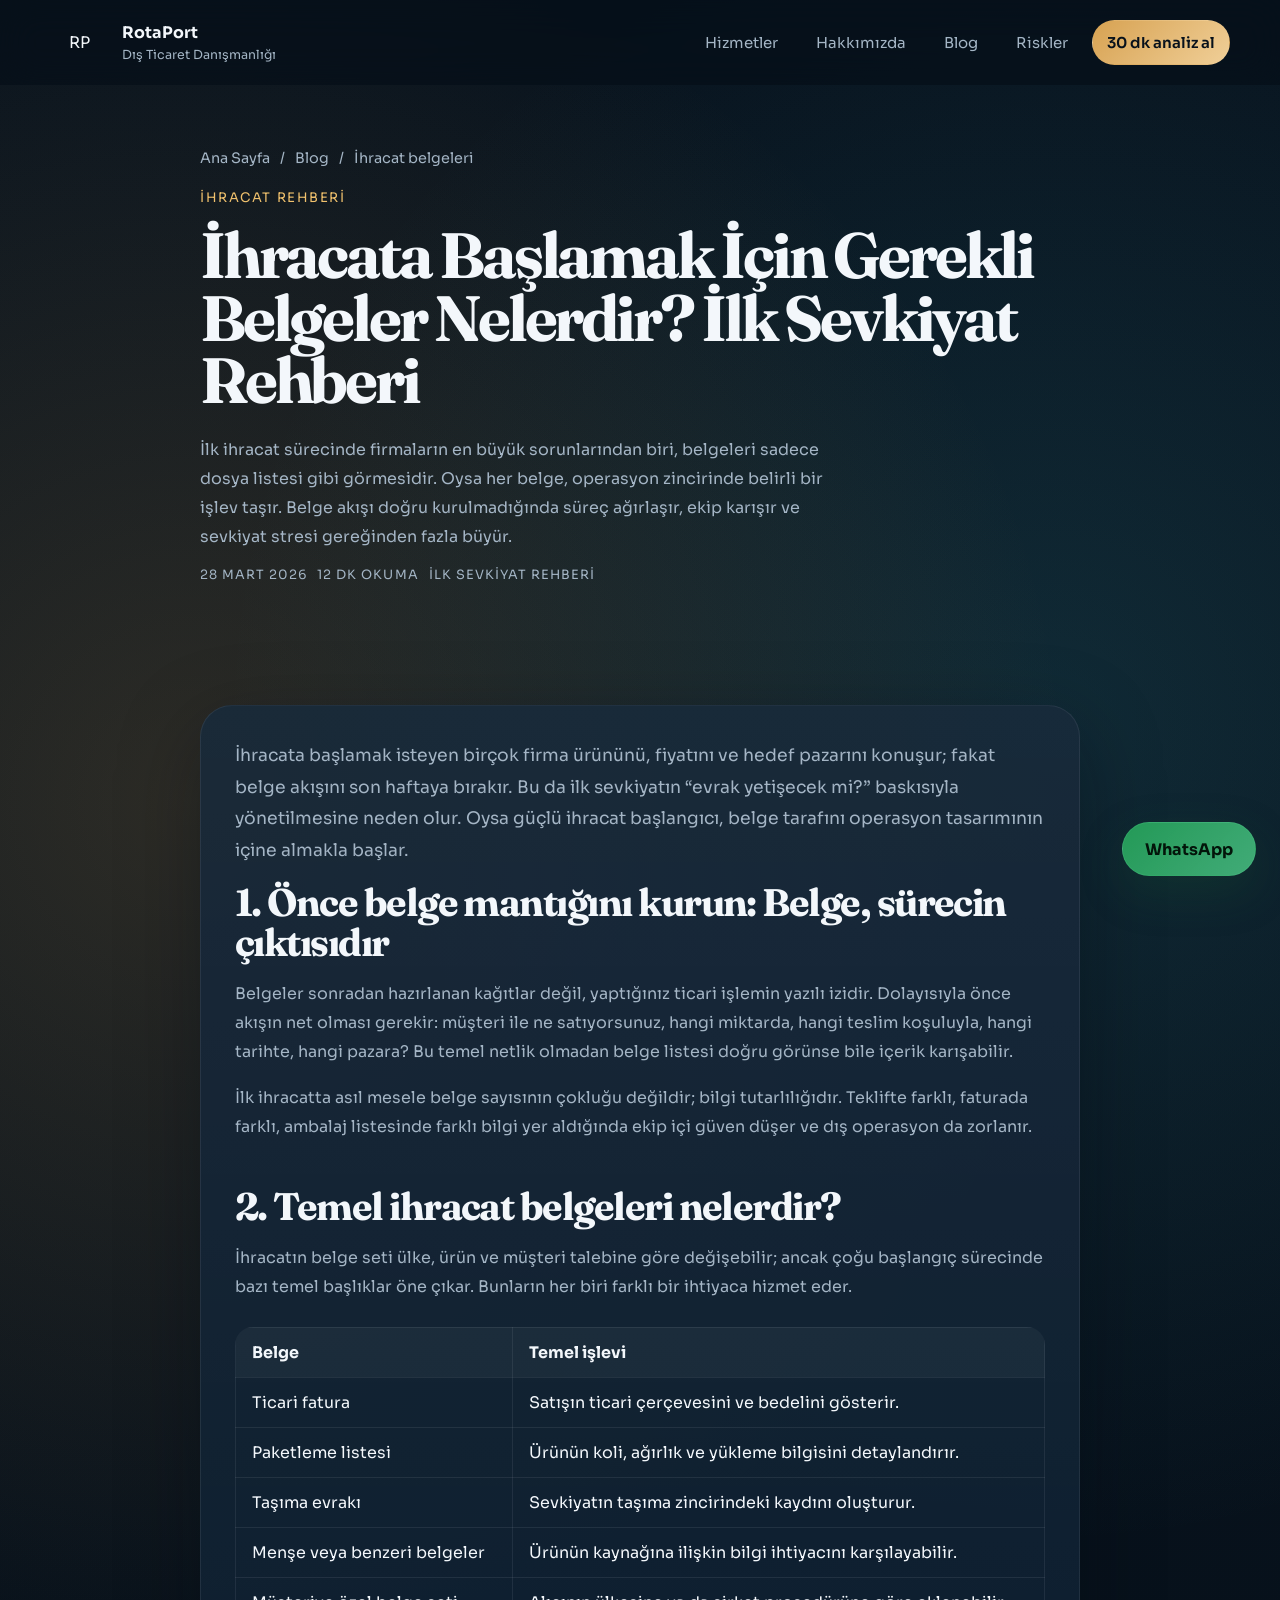
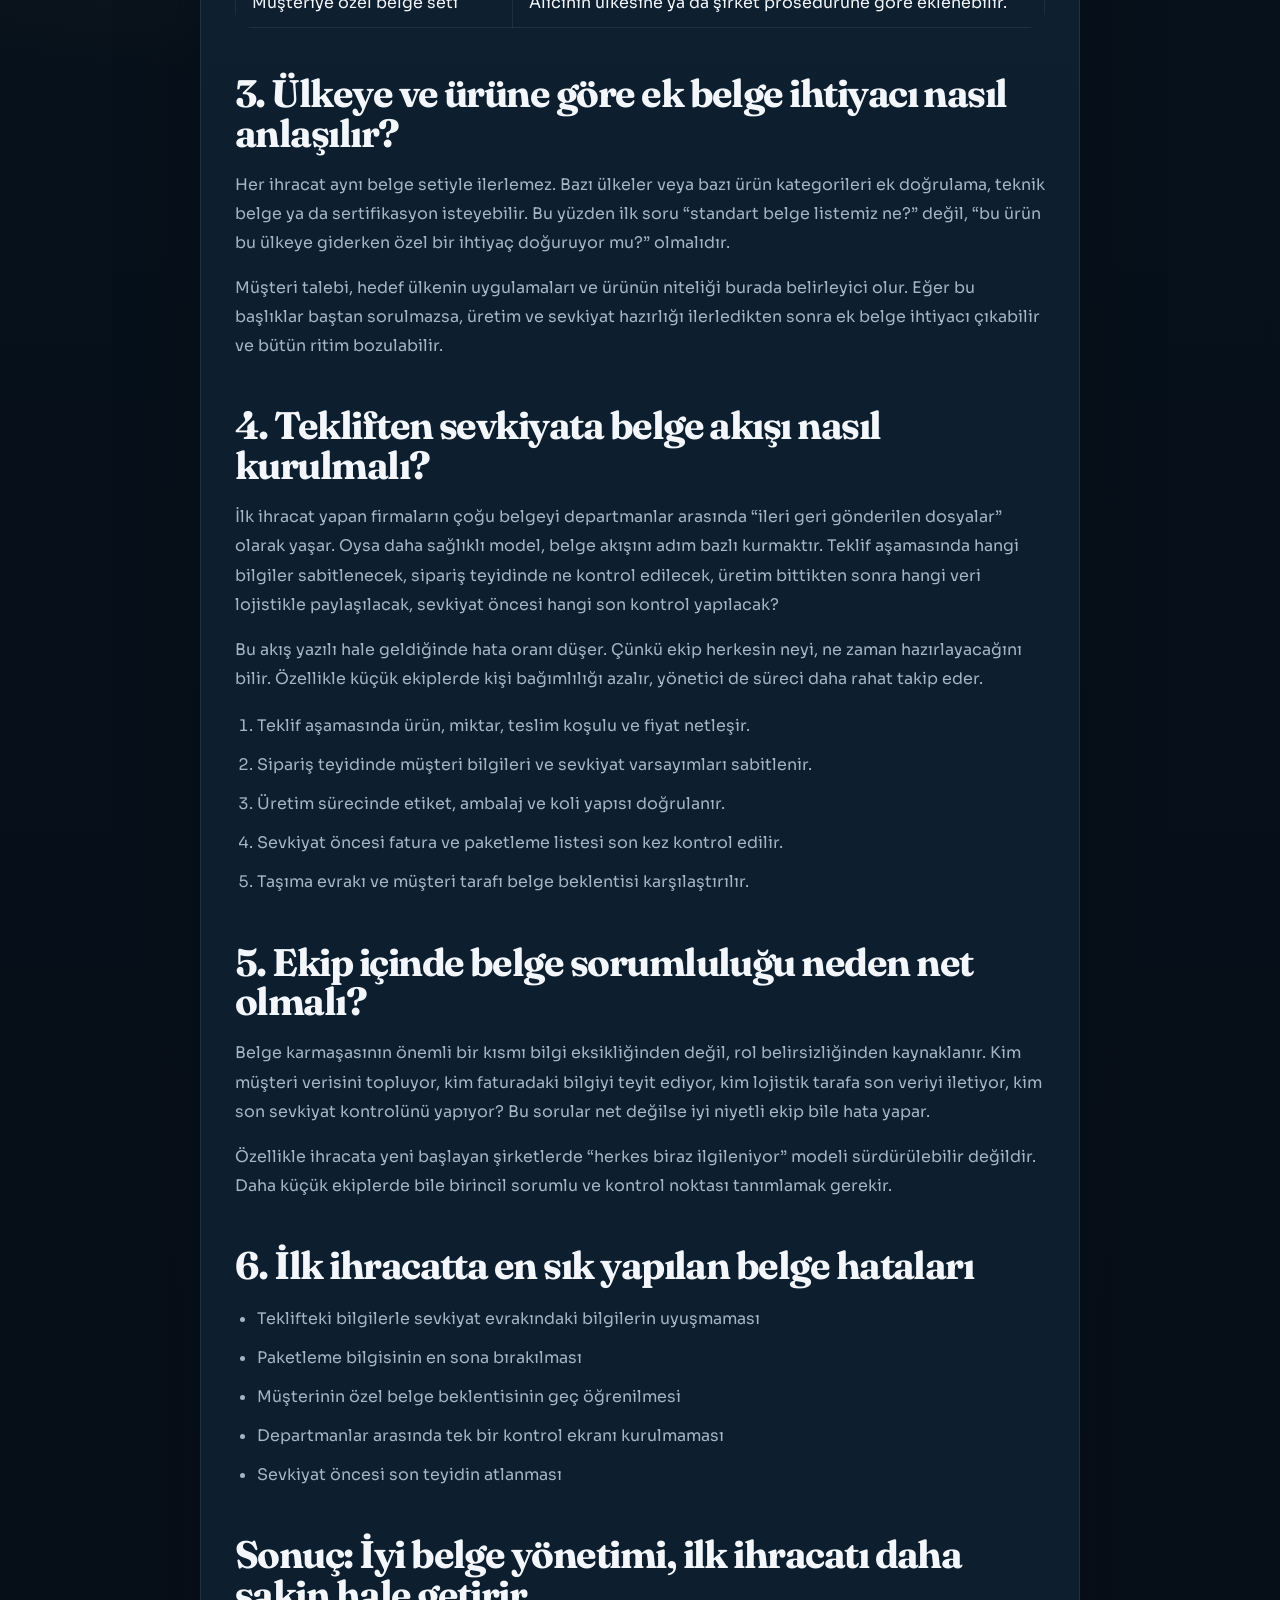
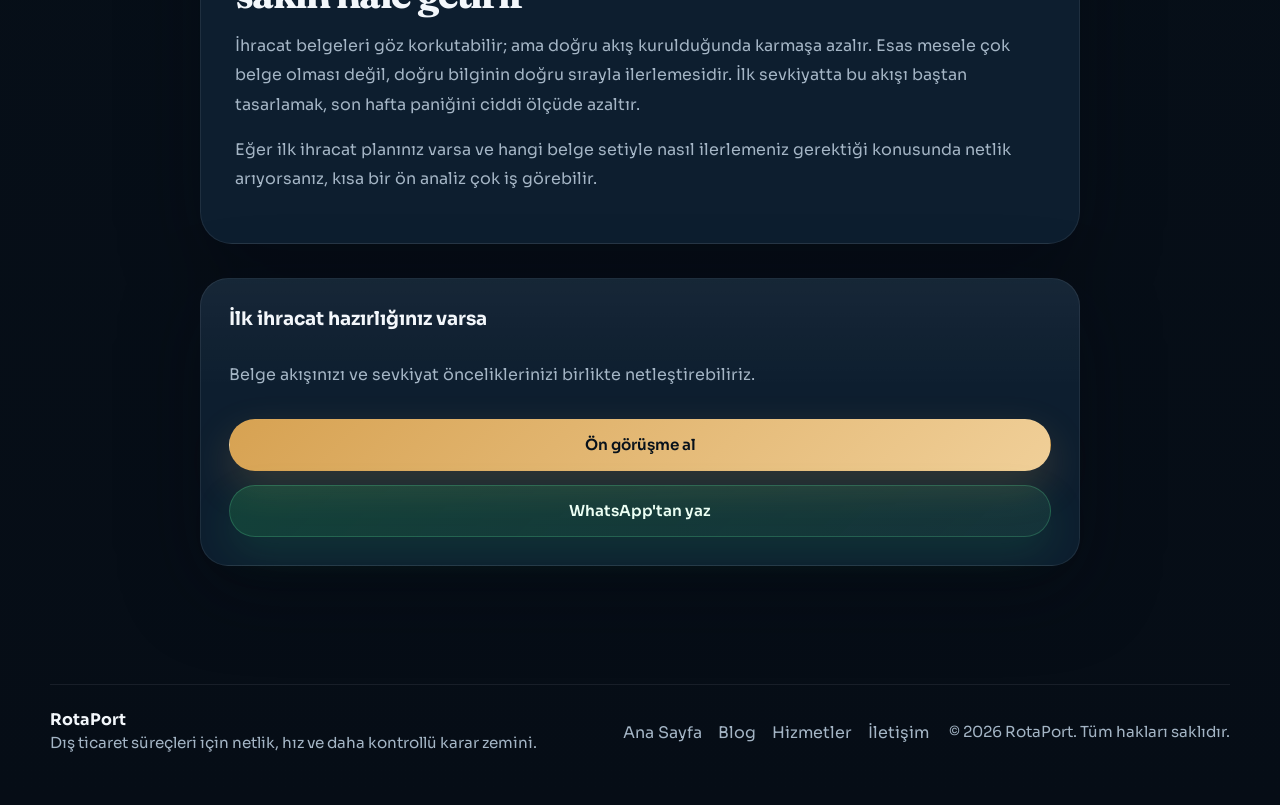
<file: ihracat-icin-gerekli-belgeler.html>
<!DOCTYPE html>
<html lang="tr">
  <head>
    <meta charset="UTF-8" />
    <meta name="viewport" content="width=device-width, initial-scale=1.0" />
    <title>İhracata Başlamak İçin Gerekli Belgeler Nelerdir? İlk Sevkiyat Rehberi | RotaPort Blog</title>
    <meta
      name="description"
      content="İhracata başlamak için gerekli belgeler, tekliften sevkiyata belge akışı ve ilk ihracat operasyonunda en sık yapılan hatalar hakkında detaylı rehber."
    />
    <meta
      name="robots"
      content="index, follow, max-image-preview:large, max-snippet:-1, max-video-preview:-1"
    />
    <link rel="canonical" href="https://rotaport.org/ihracat-icin-gerekli-belgeler.html" />
    <meta property="og:locale" content="tr_TR" />
    <meta property="og:type" content="article" />
    <meta property="og:site_name" content="RotaPort" />
    <meta
      property="og:title"
      content="İhracata Başlamak İçin Gerekli Belgeler Nelerdir? İlk Sevkiyat Rehberi"
    />
    <meta
      property="og:description"
      content="İhracatta temel belge seti, ülke bazlı ek ihtiyaçlar ve ilk sevkiyatın belge akışını kurmak için hazırlanan kapsamlı rehber."
    />
    <meta property="og:url" content="https://rotaport.org/ihracat-icin-gerekli-belgeler.html" />
    <meta name="twitter:card" content="summary" />
    <script type="application/ld+json">
      {
        "@context": "https://schema.org",
        "@type": "BlogPosting",
        "headline": "İhracata Başlamak İçin Gerekli Belgeler Nelerdir? İlk Sevkiyat Rehberi",
        "description": "İhracata başlamak için gerekli belgeler, tekliften sevkiyata belge akışı ve ilk ihracat operasyonunda en sık yapılan hatalar hakkında detaylı rehber.",
        "datePublished": "2026-03-28",
        "dateModified": "2026-03-28",
        "mainEntityOfPage": "https://rotaport.org/ihracat-icin-gerekli-belgeler.html",
        "author": {
          "@type": "Organization",
          "name": "RotaPort"
        },
        "publisher": {
          "@type": "Organization",
          "name": "RotaPort",
          "url": "https://rotaport.org/"
        }
      }
    </script>
    <link rel="preconnect" href="https://fonts.googleapis.com" />
    <link rel="preconnect" href="https://fonts.gstatic.com" crossorigin />
    <link
      href="https://fonts.googleapis.com/css2?family=Fraunces:opsz,wght@9..144,500;9..144,700&family=Sora:wght@400;500;600;700;800&display=swap"
      rel="stylesheet"
    />
    <link rel="stylesheet" href="styles.css" />
    <script defer src="script.js"></script>
  </head>
  <body data-whatsapp="905318639117">
    <div class="site-shell">
      <header class="site-header" id="top">
        <div class="container header-inner">
          <a class="brand" href="index.html" aria-label="RotaPort ana sayfa">
            <span class="brand-mark">RP</span>
            <span class="brand-text">
              <strong>RotaPort</strong>
              <small>Dış Ticaret Danışmanlığı</small>
            </span>
          </a>

          <button
            class="nav-toggle"
            type="button"
            aria-expanded="false"
            aria-controls="site-nav"
            aria-label="Menüyü aç"
          >
            <span></span>
            <span></span>
            <span></span>
          </button>

          <nav class="site-nav" id="site-nav" data-open="false">
            <a href="index.html#hizmetler">Hizmetler</a>
            <a href="index.html#hakkimizda">Hakkımızda</a>
            <a href="blog.html">Blog</a>
            <a href="index.html#riskler">Riskler</a>
            <a href="index.html#iletisim" class="button button-nav">30 dk analiz al</a>
          </nav>
        </div>
      </header>

      <main>
        <section class="page-hero">
          <div class="container page-hero-grid page-hero-grid-single">
            <div class="reveal" style="--delay: 0.05s">
              <div class="breadcrumbs">
                <a href="index.html">Ana Sayfa</a>
                <span>/</span>
                <a href="blog.html">Blog</a>
                <span>/</span>
                <span>İhracat belgeleri</span>
              </div>
              <p class="eyebrow">İhracat Rehberi</p>
              <h1 class="page-title">
                İhracata Başlamak İçin Gerekli Belgeler Nelerdir? İlk Sevkiyat Rehberi
              </h1>
              <p class="lead">
                İlk ihracat sürecinde firmaların en büyük sorunlarından biri, belgeleri sadece
                dosya listesi gibi görmesidir. Oysa her belge, operasyon zincirinde belirli bir
                işlev taşır. Belge akışı doğru kurulmadığında süreç ağırlaşır, ekip karışır ve
                sevkiyat stresi gereğinden fazla büyür.
              </p>
              <div class="post-meta">
                <span>28 Mart 2026</span>
                <span>12 dk okuma</span>
                <span>İlk sevkiyat rehberi</span>
              </div>
            </div>
          </div>
        </section>

        <section class="section">
          <div class="container article-shell article-shell-single">
            <article class="article-body reveal" style="--delay: 0.05s">
              <p class="article-intro">
                İhracata başlamak isteyen birçok firma ürününü, fiyatını ve hedef pazarını
                konuşur; fakat belge akışını son haftaya bırakır. Bu da ilk sevkiyatın “evrak
                yetişecek mi?” baskısıyla yönetilmesine neden olur. Oysa güçlü ihracat başlangıcı,
                belge tarafını operasyon tasarımının içine almakla başlar.
              </p>

              <h2 id="temel-mantık">1. Önce belge mantığını kurun: Belge, sürecin çıktısıdır</h2>
              <p>
                Belgeler sonradan hazırlanan kağıtlar değil, yaptığınız ticari işlemin yazılı
                izidir. Dolayısıyla önce akışın net olması gerekir: müşteri ile ne satıyorsunuz,
                hangi miktarda, hangi teslim koşuluyla, hangi tarihte, hangi pazara? Bu temel
                netlik olmadan belge listesi doğru görünse bile içerik karışabilir.
              </p>
              <p>
                İlk ihracatta asıl mesele belge sayısının çokluğu değildir; bilgi tutarlılığıdır.
                Teklifte farklı, faturada farklı, ambalaj listesinde farklı bilgi yer aldığında
                ekip içi güven düşer ve dış operasyon da zorlanır.
              </p>

              <h2 id="temel-belgeler">2. Temel ihracat belgeleri nelerdir?</h2>
              <p>
                İhracatın belge seti ülke, ürün ve müşteri talebine göre değişebilir; ancak çoğu
                başlangıç sürecinde bazı temel başlıklar öne çıkar. Bunların her biri farklı bir
                ihtiyaca hizmet eder.
              </p>
              <table>
                <thead>
                  <tr>
                    <th>Belge</th>
                    <th>Temel işlevi</th>
                  </tr>
                </thead>
                <tbody>
                  <tr>
                    <td>Ticari fatura</td>
                    <td>Satışın ticari çerçevesini ve bedelini gösterir.</td>
                  </tr>
                  <tr>
                    <td>Paketleme listesi</td>
                    <td>Ürünün koli, ağırlık ve yükleme bilgisini detaylandırır.</td>
                  </tr>
                  <tr>
                    <td>Taşıma evrakı</td>
                    <td>Sevkiyatın taşıma zincirindeki kaydını oluşturur.</td>
                  </tr>
                  <tr>
                    <td>Menşe veya benzeri belgeler</td>
                    <td>Ürünün kaynağına ilişkin bilgi ihtiyacını karşılayabilir.</td>
                  </tr>
                  <tr>
                    <td>Müşteriye özel belge seti</td>
                    <td>Alıcının ülkesine ya da şirket prosedürüne göre eklenebilir.</td>
                  </tr>
                </tbody>
              </table>

              <h2 id="ulkeye-gore">3. Ülkeye ve ürüne göre ek belge ihtiyacı nasıl anlaşılır?</h2>
              <p>
                Her ihracat aynı belge setiyle ilerlemez. Bazı ülkeler veya bazı ürün kategorileri
                ek doğrulama, teknik belge ya da sertifikasyon isteyebilir. Bu yüzden ilk soru
                “standart belge listemiz ne?” değil, “bu ürün bu ülkeye giderken özel bir ihtiyaç
                doğuruyor mu?” olmalıdır.
              </p>
              <p>
                Müşteri talebi, hedef ülkenin uygulamaları ve ürünün niteliği burada belirleyici
                olur. Eğer bu başlıklar baştan sorulmazsa, üretim ve sevkiyat hazırlığı ilerledikten
                sonra ek belge ihtiyacı çıkabilir ve bütün ritim bozulabilir.
              </p>

              <h2 id="akış-kurulumu">4. Tekliften sevkiyata belge akışı nasıl kurulmalı?</h2>
              <p>
                İlk ihracat yapan firmaların çoğu belgeyi departmanlar arasında “ileri geri
                gönderilen dosyalar” olarak yaşar. Oysa daha sağlıklı model, belge akışını adım
                bazlı kurmaktır. Teklif aşamasında hangi bilgiler sabitlenecek, sipariş teyidinde
                ne kontrol edilecek, üretim bittikten sonra hangi veri lojistikle paylaşılacak,
                sevkiyat öncesi hangi son kontrol yapılacak?
              </p>
              <p>
                Bu akış yazılı hale geldiğinde hata oranı düşer. Çünkü ekip herkesin neyi, ne
                zaman hazırlayacağını bilir. Özellikle küçük ekiplerde kişi bağımlılığı azalır,
                yönetici de süreci daha rahat takip eder.
              </p>
              <ol>
                <li>Teklif aşamasında ürün, miktar, teslim koşulu ve fiyat netleşir.</li>
                <li>Sipariş teyidinde müşteri bilgileri ve sevkiyat varsayımları sabitlenir.</li>
                <li>Üretim sürecinde etiket, ambalaj ve koli yapısı doğrulanır.</li>
                <li>Sevkiyat öncesi fatura ve paketleme listesi son kez kontrol edilir.</li>
                <li>Taşıma evrakı ve müşteri tarafı belge beklentisi karşılaştırılır.</li>
              </ol>

              <h2 id="ekip-rolu">5. Ekip içinde belge sorumluluğu neden net olmalı?</h2>
              <p>
                Belge karmaşasının önemli bir kısmı bilgi eksikliğinden değil, rol belirsizliğinden
                kaynaklanır. Kim müşteri verisini topluyor, kim faturadaki bilgiyi teyit ediyor,
                kim lojistik tarafa son veriyi iletiyor, kim son sevkiyat kontrolünü yapıyor?
                Bu sorular net değilse iyi niyetli ekip bile hata yapar.
              </p>
              <p>
                Özellikle ihracata yeni başlayan şirketlerde “herkes biraz ilgileniyor” modeli
                sürdürülebilir değildir. Daha küçük ekiplerde bile birincil sorumlu ve kontrol
                noktası tanımlamak gerekir.
              </p>

              <h2 id="yaygin-hatalar">6. İlk ihracatta en sık yapılan belge hataları</h2>
              <ul>
                <li>Teklifteki bilgilerle sevkiyat evrakındaki bilgilerin uyuşmaması</li>
                <li>Paketleme bilgisinin en sona bırakılması</li>
                <li>Müşterinin özel belge beklentisinin geç öğrenilmesi</li>
                <li>Departmanlar arasında tek bir kontrol ekranı kurulmaması</li>
                <li>Sevkiyat öncesi son teyidin atlanması</li>
              </ul>

              <h2 id="sonuc">Sonuç: İyi belge yönetimi, ilk ihracatı daha sakin hale getirir</h2>
              <p>
                İhracat belgeleri göz korkutabilir; ama doğru akış kurulduğunda karmaşa azalır.
                Esas mesele çok belge olması değil, doğru bilginin doğru sırayla ilerlemesidir.
                İlk sevkiyatta bu akışı baştan tasarlamak, son hafta paniğini ciddi ölçüde azaltır.
              </p>
              <p>
                Eğer ilk ihracat planınız varsa ve hangi belge setiyle nasıl ilerlemeniz gerektiği
                konusunda netlik arıyorsanız, kısa bir ön analiz çok iş görebilir.
              </p>
            </article>

            <div class="aside-card article-cta article-cta-inline reveal" style="--delay: 0.12s">
              <h3>İlk ihracat hazırlığınız varsa</h3>
              <p>
                Belge akışınızı ve sevkiyat önceliklerinizi birlikte netleştirebiliriz.
              </p>
              <a class="button button-primary" href="index.html#iletisim">Ön görüşme al</a>
              <a
                class="button button-whatsapp js-whatsapp-link"
                href="index.html#iletisim"
                data-whatsapp-message="Merhaba, ilk ihracat sürecim için belge ve operasyon desteği almak istiyorum."
              >
                WhatsApp'tan yaz
              </a>
            </div>
          </div>
        </section>
      </main>

      <footer class="site-footer">
        <div class="container footer-inner">
          <div>
            <strong>RotaPort</strong>
            <p>Dış ticaret süreçleri için netlik, hız ve daha kontrollü karar zemini.</p>
          </div>

          <div class="footer-links">
            <a href="index.html">Ana Sayfa</a>
            <a href="blog.html">Blog</a>
            <a href="index.html#hizmetler">Hizmetler</a>
            <a href="index.html#iletisim">İletişim</a>
          </div>

          <p>© <span id="year"></span> RotaPort. Tüm hakları saklıdır.</p>
        </div>
      </footer>

      <a
        class="whatsapp-fab js-whatsapp-link"
        href="index.html#iletisim"
        data-whatsapp-message="Merhaba, ilk ihracat sürecim için danışmanlık almak istiyorum."
        aria-label="WhatsApp ile iletişim kur"
      >
        WhatsApp
      </a>
    </div>
  </body>
</html>
</file>
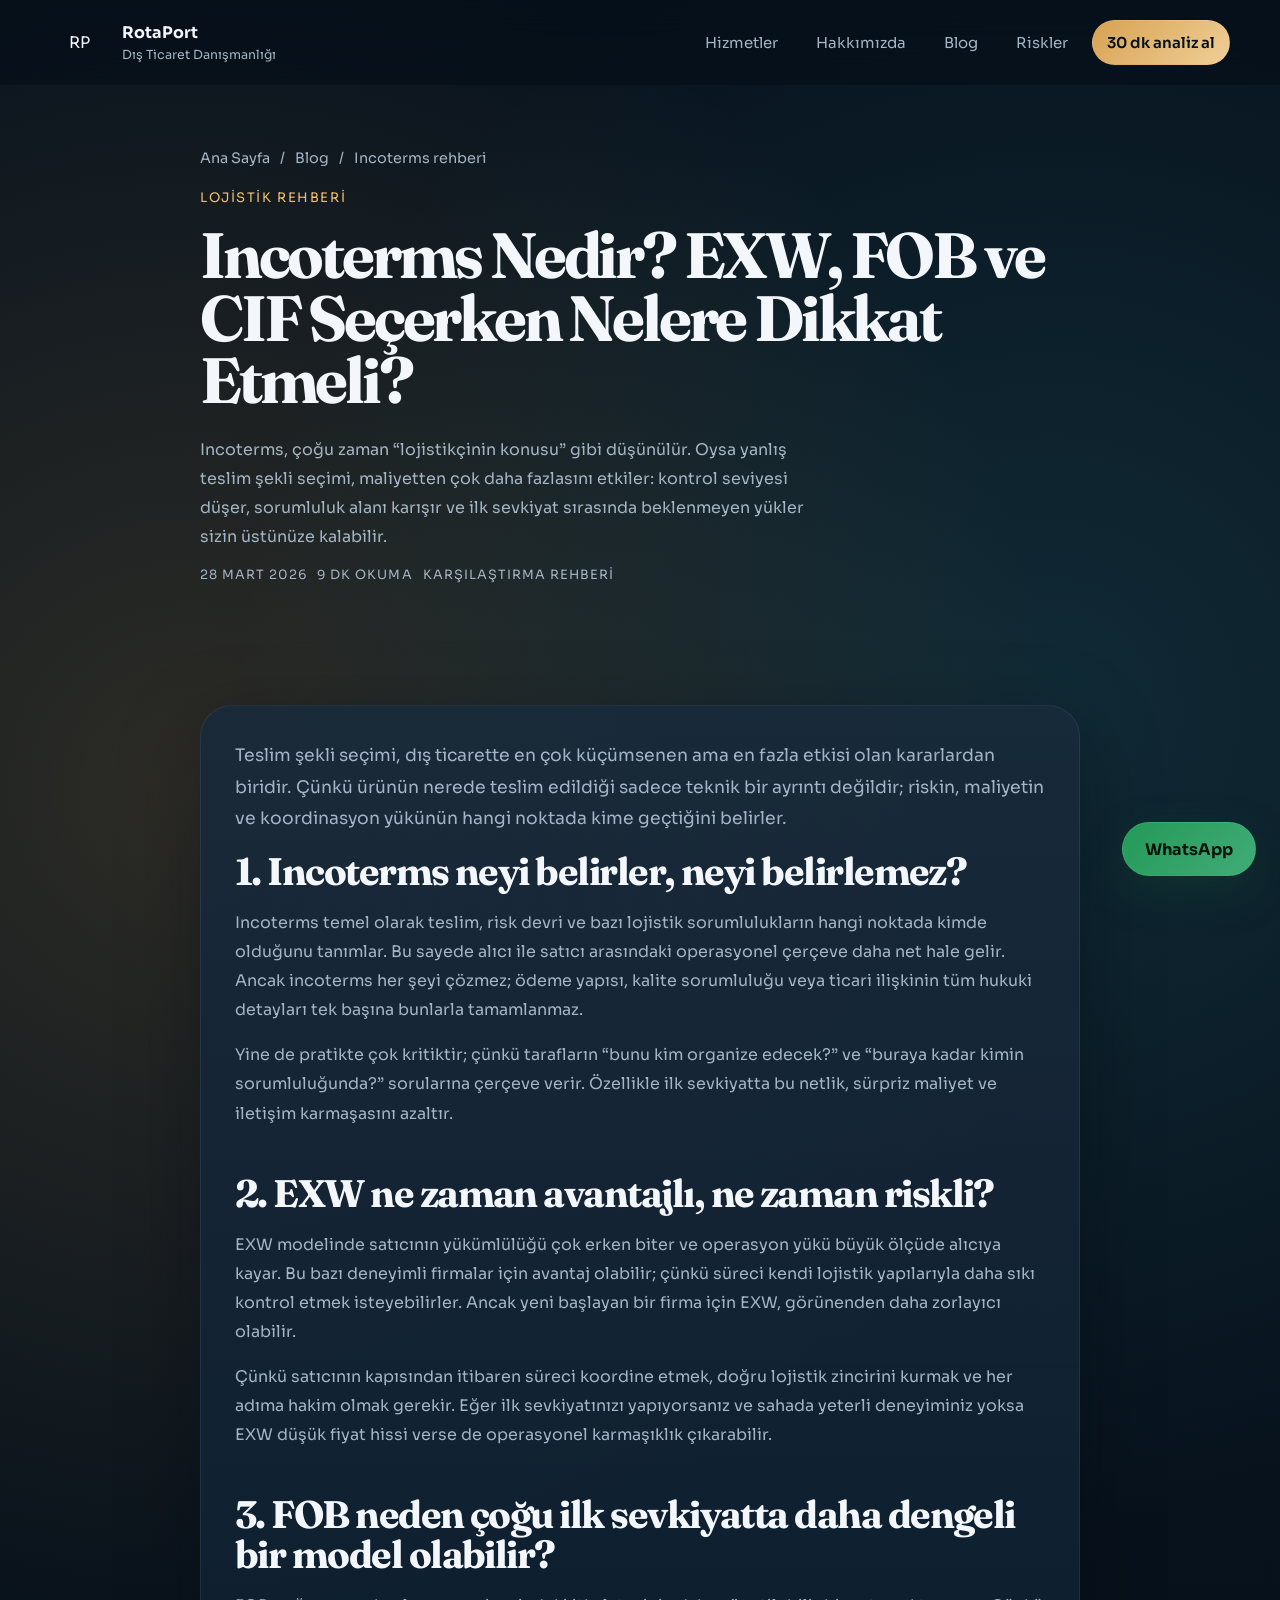
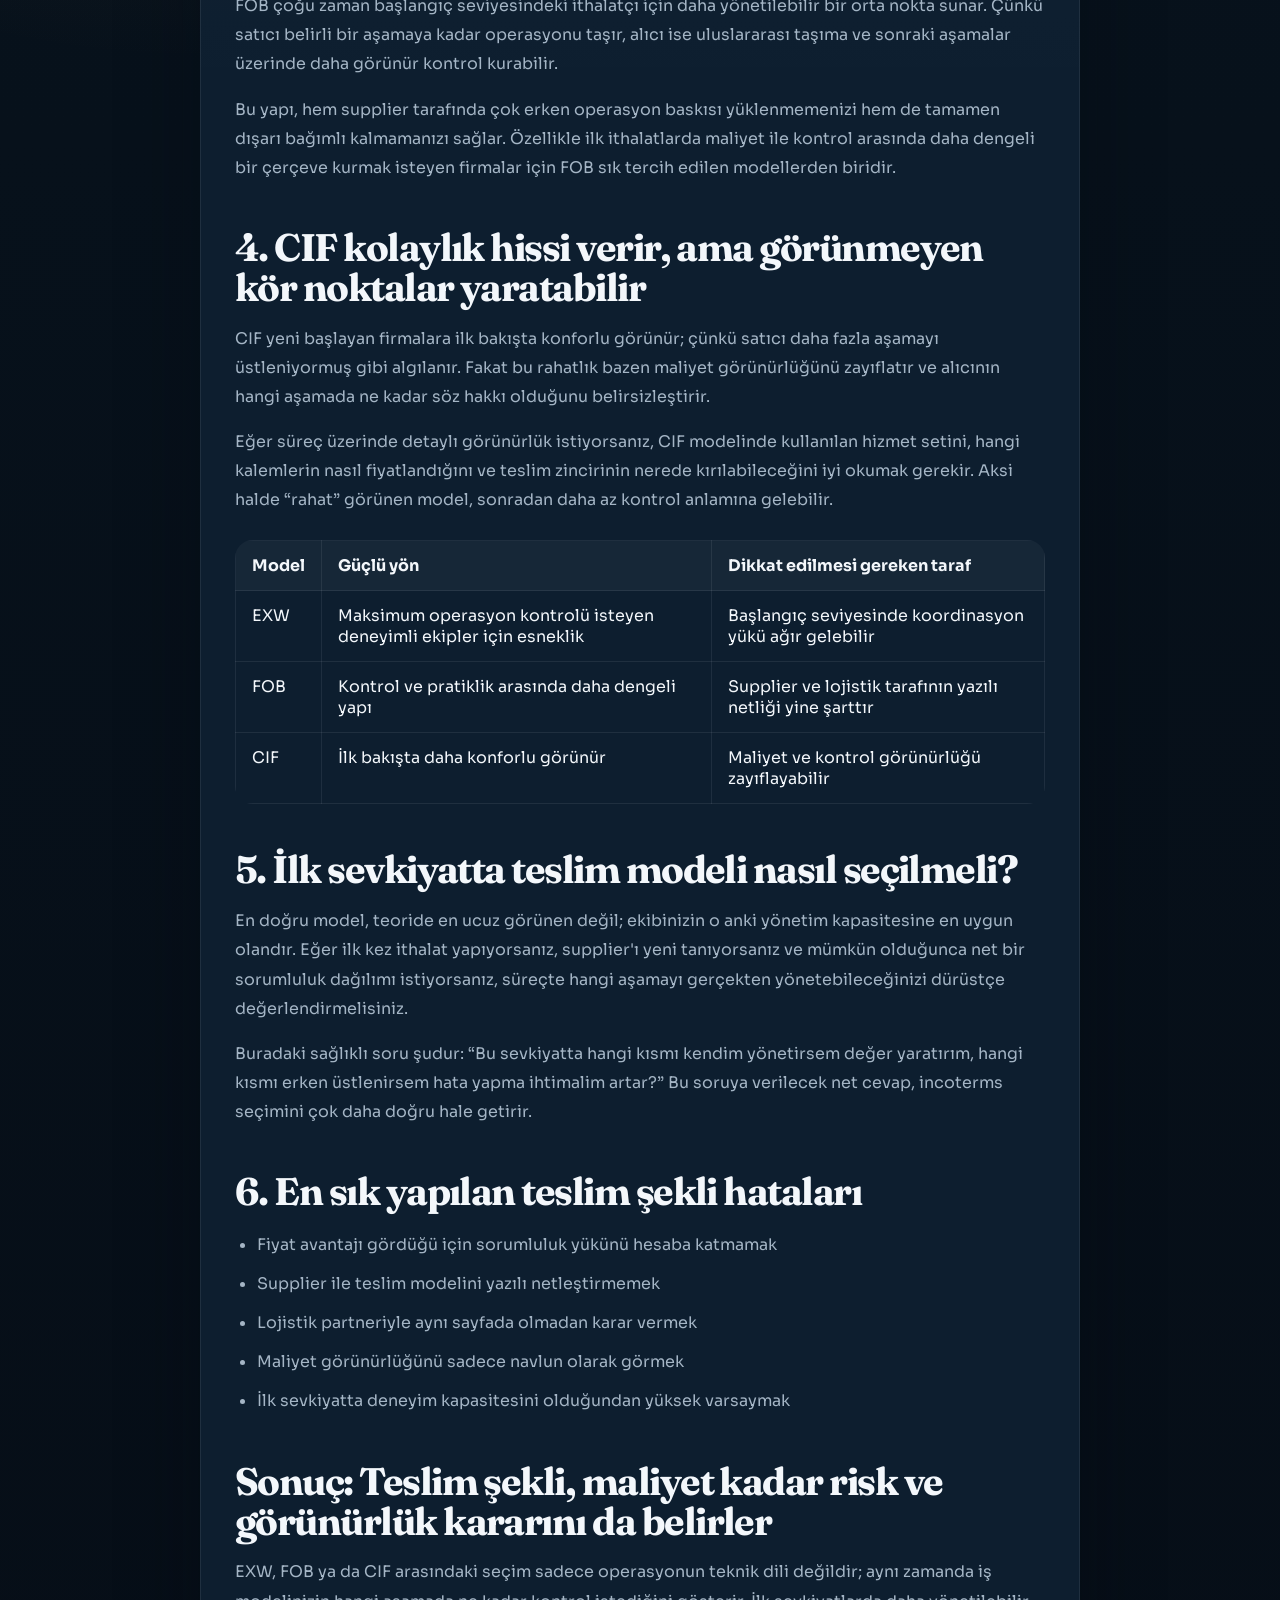
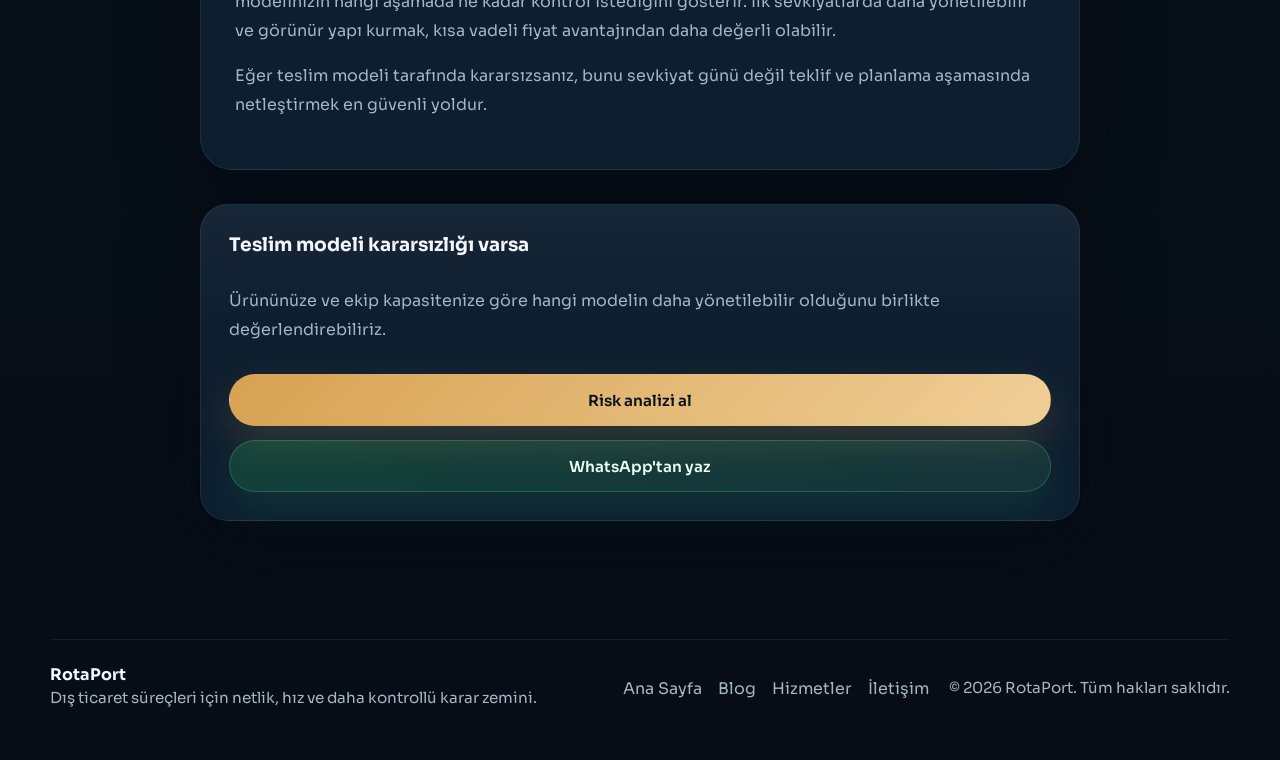
<file: incoterms-nedir.html>
<!DOCTYPE html>
<html lang="tr">
  <head>
    <meta charset="UTF-8" />
    <meta name="viewport" content="width=device-width, initial-scale=1.0" />
    <title>Incoterms Nedir? EXW, FOB ve CIF Seçerken Nelere Dikkat Etmeli? | RotaPort Blog</title>
    <meta
      name="description"
      content="Incoterms nedir, EXW FOB CIF farkları nelerdir ve ilk sevkiyatta hangi teslim modeli neden daha doğru olabilir sorularına cevap veren detaylı lojistik rehberi."
    />
    <meta
      name="robots"
      content="index, follow, max-image-preview:large, max-snippet:-1, max-video-preview:-1"
    />
    <link rel="canonical" href="https://rotaport.org/incoterms-nedir.html" />
    <meta property="og:locale" content="tr_TR" />
    <meta property="og:type" content="article" />
    <meta property="og:site_name" content="RotaPort" />
    <meta
      property="og:title"
      content="Incoterms Nedir? EXW, FOB ve CIF Seçerken Nelere Dikkat Etmeli?"
    />
    <meta
      property="og:description"
      content="Teslim şekli kararının maliyet, risk ve kontrol üzerindeki etkisini anlatan kapsamlı rehber."
    />
    <meta property="og:url" content="https://rotaport.org/incoterms-nedir.html" />
    <meta name="twitter:card" content="summary" />
    <script type="application/ld+json">
      {
        "@context": "https://schema.org",
        "@type": "BlogPosting",
        "headline": "Incoterms Nedir? EXW, FOB ve CIF Seçerken Nelere Dikkat Etmeli?",
        "description": "Incoterms nedir, EXW FOB CIF farkları nelerdir ve ilk sevkiyatta hangi teslim modeli neden daha doğru olabilir sorularına cevap veren detaylı lojistik rehberi.",
        "datePublished": "2026-03-28",
        "dateModified": "2026-03-28",
        "mainEntityOfPage": "https://rotaport.org/incoterms-nedir.html",
        "author": {
          "@type": "Organization",
          "name": "RotaPort"
        },
        "publisher": {
          "@type": "Organization",
          "name": "RotaPort",
          "url": "https://rotaport.org/"
        }
      }
    </script>
    <link rel="preconnect" href="https://fonts.googleapis.com" />
    <link rel="preconnect" href="https://fonts.gstatic.com" crossorigin />
    <link
      href="https://fonts.googleapis.com/css2?family=Fraunces:opsz,wght@9..144,500;9..144,700&family=Sora:wght@400;500;600;700;800&display=swap"
      rel="stylesheet"
    />
    <link rel="stylesheet" href="styles.css" />
    <script defer src="script.js"></script>
  </head>
  <body data-whatsapp="905318639117">
    <div class="site-shell">
      <header class="site-header" id="top">
        <div class="container header-inner">
          <a class="brand" href="index.html" aria-label="RotaPort ana sayfa">
            <span class="brand-mark">RP</span>
            <span class="brand-text">
              <strong>RotaPort</strong>
              <small>Dış Ticaret Danışmanlığı</small>
            </span>
          </a>

          <button
            class="nav-toggle"
            type="button"
            aria-expanded="false"
            aria-controls="site-nav"
            aria-label="Menüyü aç"
          >
            <span></span>
            <span></span>
            <span></span>
          </button>

          <nav class="site-nav" id="site-nav" data-open="false">
            <a href="index.html#hizmetler">Hizmetler</a>
            <a href="index.html#hakkimizda">Hakkımızda</a>
            <a href="blog.html">Blog</a>
            <a href="index.html#riskler">Riskler</a>
            <a href="index.html#iletisim" class="button button-nav">30 dk analiz al</a>
          </nav>
        </div>
      </header>

      <main>
        <section class="page-hero">
          <div class="container page-hero-grid page-hero-grid-single">
            <div class="reveal" style="--delay: 0.05s">
              <div class="breadcrumbs">
                <a href="index.html">Ana Sayfa</a>
                <span>/</span>
                <a href="blog.html">Blog</a>
                <span>/</span>
                <span>Incoterms rehberi</span>
              </div>
              <p class="eyebrow">Lojistik Rehberi</p>
              <h1 class="page-title">Incoterms Nedir? EXW, FOB ve CIF Seçerken Nelere Dikkat Etmeli?</h1>
              <p class="lead">
                Incoterms, çoğu zaman “lojistikçinin konusu” gibi düşünülür. Oysa yanlış teslim
                şekli seçimi, maliyetten çok daha fazlasını etkiler: kontrol seviyesi düşer,
                sorumluluk alanı karışır ve ilk sevkiyat sırasında beklenmeyen yükler sizin
                üstünüze kalabilir.
              </p>
              <div class="post-meta">
                <span>28 Mart 2026</span>
                <span>9 dk okuma</span>
                <span>Karşılaştırma rehberi</span>
              </div>
            </div>
          </div>
        </section>

        <section class="section">
          <div class="container article-shell article-shell-single">
            <article class="article-body reveal" style="--delay: 0.05s">
              <p class="article-intro">
                Teslim şekli seçimi, dış ticarette en çok küçümsenen ama en fazla etkisi olan
                kararlardan biridir. Çünkü ürünün nerede teslim edildiği sadece teknik bir
                ayrıntı değildir; riskin, maliyetin ve koordinasyon yükünün hangi noktada kime
                geçtiğini belirler.
              </p>

              <h2 id="incoterms-mantigi">1. Incoterms neyi belirler, neyi belirlemez?</h2>
              <p>
                Incoterms temel olarak teslim, risk devri ve bazı lojistik sorumlulukların hangi
                noktada kimde olduğunu tanımlar. Bu sayede alıcı ile satıcı arasındaki operasyonel
                çerçeve daha net hale gelir. Ancak incoterms her şeyi çözmez; ödeme yapısı,
                kalite sorumluluğu veya ticari ilişkinin tüm hukuki detayları tek başına bunlarla
                tamamlanmaz.
              </p>
              <p>
                Yine de pratikte çok kritiktir; çünkü tarafların “bunu kim organize edecek?”
                ve “buraya kadar kimin sorumluluğunda?” sorularına çerçeve verir. Özellikle
                ilk sevkiyatta bu netlik, sürpriz maliyet ve iletişim karmaşasını azaltır.
              </p>

              <h2 id="exw">2. EXW ne zaman avantajlı, ne zaman riskli?</h2>
              <p>
                EXW modelinde satıcının yükümlülüğü çok erken biter ve operasyon yükü büyük
                ölçüde alıcıya kayar. Bu bazı deneyimli firmalar için avantaj olabilir; çünkü
                süreci kendi lojistik yapılarıyla daha sıkı kontrol etmek isteyebilirler. Ancak
                yeni başlayan bir firma için EXW, görünenden daha zorlayıcı olabilir.
              </p>
              <p>
                Çünkü satıcının kapısından itibaren süreci koordine etmek, doğru lojistik zincirini
                kurmak ve her adıma hakim olmak gerekir. Eğer ilk sevkiyatınızı yapıyorsanız ve
                sahada yeterli deneyiminiz yoksa EXW düşük fiyat hissi verse de operasyonel
                karmaşıklık çıkarabilir.
              </p>

              <h2 id="fob">3. FOB neden çoğu ilk sevkiyatta daha dengeli bir model olabilir?</h2>
              <p>
                FOB çoğu zaman başlangıç seviyesindeki ithalatçı için daha yönetilebilir bir orta
                nokta sunar. Çünkü satıcı belirli bir aşamaya kadar operasyonu taşır, alıcı ise
                uluslararası taşıma ve sonraki aşamalar üzerinde daha görünür kontrol kurabilir.
              </p>
              <p>
                Bu yapı, hem supplier tarafında çok erken operasyon baskısı yüklenmemenizi hem de
                tamamen dışarı bağımlı kalmamanızı sağlar. Özellikle ilk ithalatlarda maliyet ile
                kontrol arasında daha dengeli bir çerçeve kurmak isteyen firmalar için FOB sık
                tercih edilen modellerden biridir.
              </p>

              <h2 id="cif">4. CIF kolaylık hissi verir, ama görünmeyen kör noktalar yaratabilir</h2>
              <p>
                CIF yeni başlayan firmalara ilk bakışta konforlu görünür; çünkü satıcı daha fazla
                aşamayı üstleniyormuş gibi algılanır. Fakat bu rahatlık bazen maliyet görünürlüğünü
                zayıflatır ve alıcının hangi aşamada ne kadar söz hakkı olduğunu belirsizleştirir.
              </p>
              <p>
                Eğer süreç üzerinde detaylı görünürlük istiyorsanız, CIF modelinde kullanılan
                hizmet setini, hangi kalemlerin nasıl fiyatlandığını ve teslim zincirinin nerede
                kırılabileceğini iyi okumak gerekir. Aksi halde “rahat” görünen model, sonradan
                daha az kontrol anlamına gelebilir.
              </p>

              <table>
                <thead>
                  <tr>
                    <th>Model</th>
                    <th>Güçlü yön</th>
                    <th>Dikkat edilmesi gereken taraf</th>
                  </tr>
                </thead>
                <tbody>
                  <tr>
                    <td>EXW</td>
                    <td>Maksimum operasyon kontrolü isteyen deneyimli ekipler için esneklik</td>
                    <td>Başlangıç seviyesinde koordinasyon yükü ağır gelebilir</td>
                  </tr>
                  <tr>
                    <td>FOB</td>
                    <td>Kontrol ve pratiklik arasında daha dengeli yapı</td>
                    <td>Supplier ve lojistik tarafının yazılı netliği yine şarttır</td>
                  </tr>
                  <tr>
                    <td>CIF</td>
                    <td>İlk bakışta daha konforlu görünür</td>
                    <td>Maliyet ve kontrol görünürlüğü zayıflayabilir</td>
                  </tr>
                </tbody>
              </table>

              <h2 id="secim-mantigi">5. İlk sevkiyatta teslim modeli nasıl seçilmeli?</h2>
              <p>
                En doğru model, teoride en ucuz görünen değil; ekibinizin o anki yönetim
                kapasitesine en uygun olandır. Eğer ilk kez ithalat yapıyorsanız, supplier'ı yeni
                tanıyorsanız ve mümkün olduğunca net bir sorumluluk dağılımı istiyorsanız, süreçte
                hangi aşamayı gerçekten yönetebileceğinizi dürüstçe değerlendirmelisiniz.
              </p>
              <p>
                Buradaki sağlıklı soru şudur: “Bu sevkiyatta hangi kısmı kendim yönetirsem değer
                yaratırım, hangi kısmı erken üstlenirsem hata yapma ihtimalim artar?” Bu soruya
                verilecek net cevap, incoterms seçimini çok daha doğru hale getirir.
              </p>

              <h2 id="yaygin-hata">6. En sık yapılan teslim şekli hataları</h2>
              <ul>
                <li>Fiyat avantajı gördüğü için sorumluluk yükünü hesaba katmamak</li>
                <li>Supplier ile teslim modelini yazılı netleştirmemek</li>
                <li>Lojistik partneriyle aynı sayfada olmadan karar vermek</li>
                <li>Maliyet görünürlüğünü sadece navlun olarak görmek</li>
                <li>İlk sevkiyatta deneyim kapasitesini olduğundan yüksek varsaymak</li>
              </ul>

              <h2 id="sonuc">Sonuç: Teslim şekli, maliyet kadar risk ve görünürlük kararını da belirler</h2>
              <p>
                EXW, FOB ya da CIF arasındaki seçim sadece operasyonun teknik dili değildir;
                aynı zamanda iş modelinizin hangi aşamada ne kadar kontrol istediğini gösterir.
                İlk sevkiyatlarda daha yönetilebilir ve görünür yapı kurmak, kısa vadeli fiyat
                avantajından daha değerli olabilir.
              </p>
              <p>
                Eğer teslim modeli tarafında kararsızsanız, bunu sevkiyat günü değil teklif ve
                planlama aşamasında netleştirmek en güvenli yoldur.
              </p>
            </article>

            <div class="aside-card article-cta article-cta-inline reveal" style="--delay: 0.12s">
              <h3>Teslim modeli kararsızlığı varsa</h3>
              <p>
                Ürününüze ve ekip kapasitenize göre hangi modelin daha yönetilebilir olduğunu
                birlikte değerlendirebiliriz.
              </p>
              <a class="button button-primary" href="index.html#iletisim">Risk analizi al</a>
              <a
                class="button button-whatsapp js-whatsapp-link"
                href="index.html#iletisim"
                data-whatsapp-message="Merhaba, ithalat sürecimde doğru teslim modelini netleştirmek istiyorum."
              >
                WhatsApp'tan yaz
              </a>
            </div>
          </div>
        </section>
      </main>

      <footer class="site-footer">
        <div class="container footer-inner">
          <div>
            <strong>RotaPort</strong>
            <p>Dış ticaret süreçleri için netlik, hız ve daha kontrollü karar zemini.</p>
          </div>

          <div class="footer-links">
            <a href="index.html">Ana Sayfa</a>
            <a href="blog.html">Blog</a>
            <a href="index.html#hizmetler">Hizmetler</a>
            <a href="index.html#iletisim">İletişim</a>
          </div>

          <p>© <span id="year"></span> RotaPort. Tüm hakları saklıdır.</p>
        </div>
      </footer>

      <a
        class="whatsapp-fab js-whatsapp-link"
        href="index.html#iletisim"
        data-whatsapp-message="Merhaba, incoterms ve teslim modeli seçimi için danışmanlık almak istiyorum."
        aria-label="WhatsApp ile iletişim kur"
      >
        WhatsApp
      </a>
    </div>
  </body>
</html>
</file>
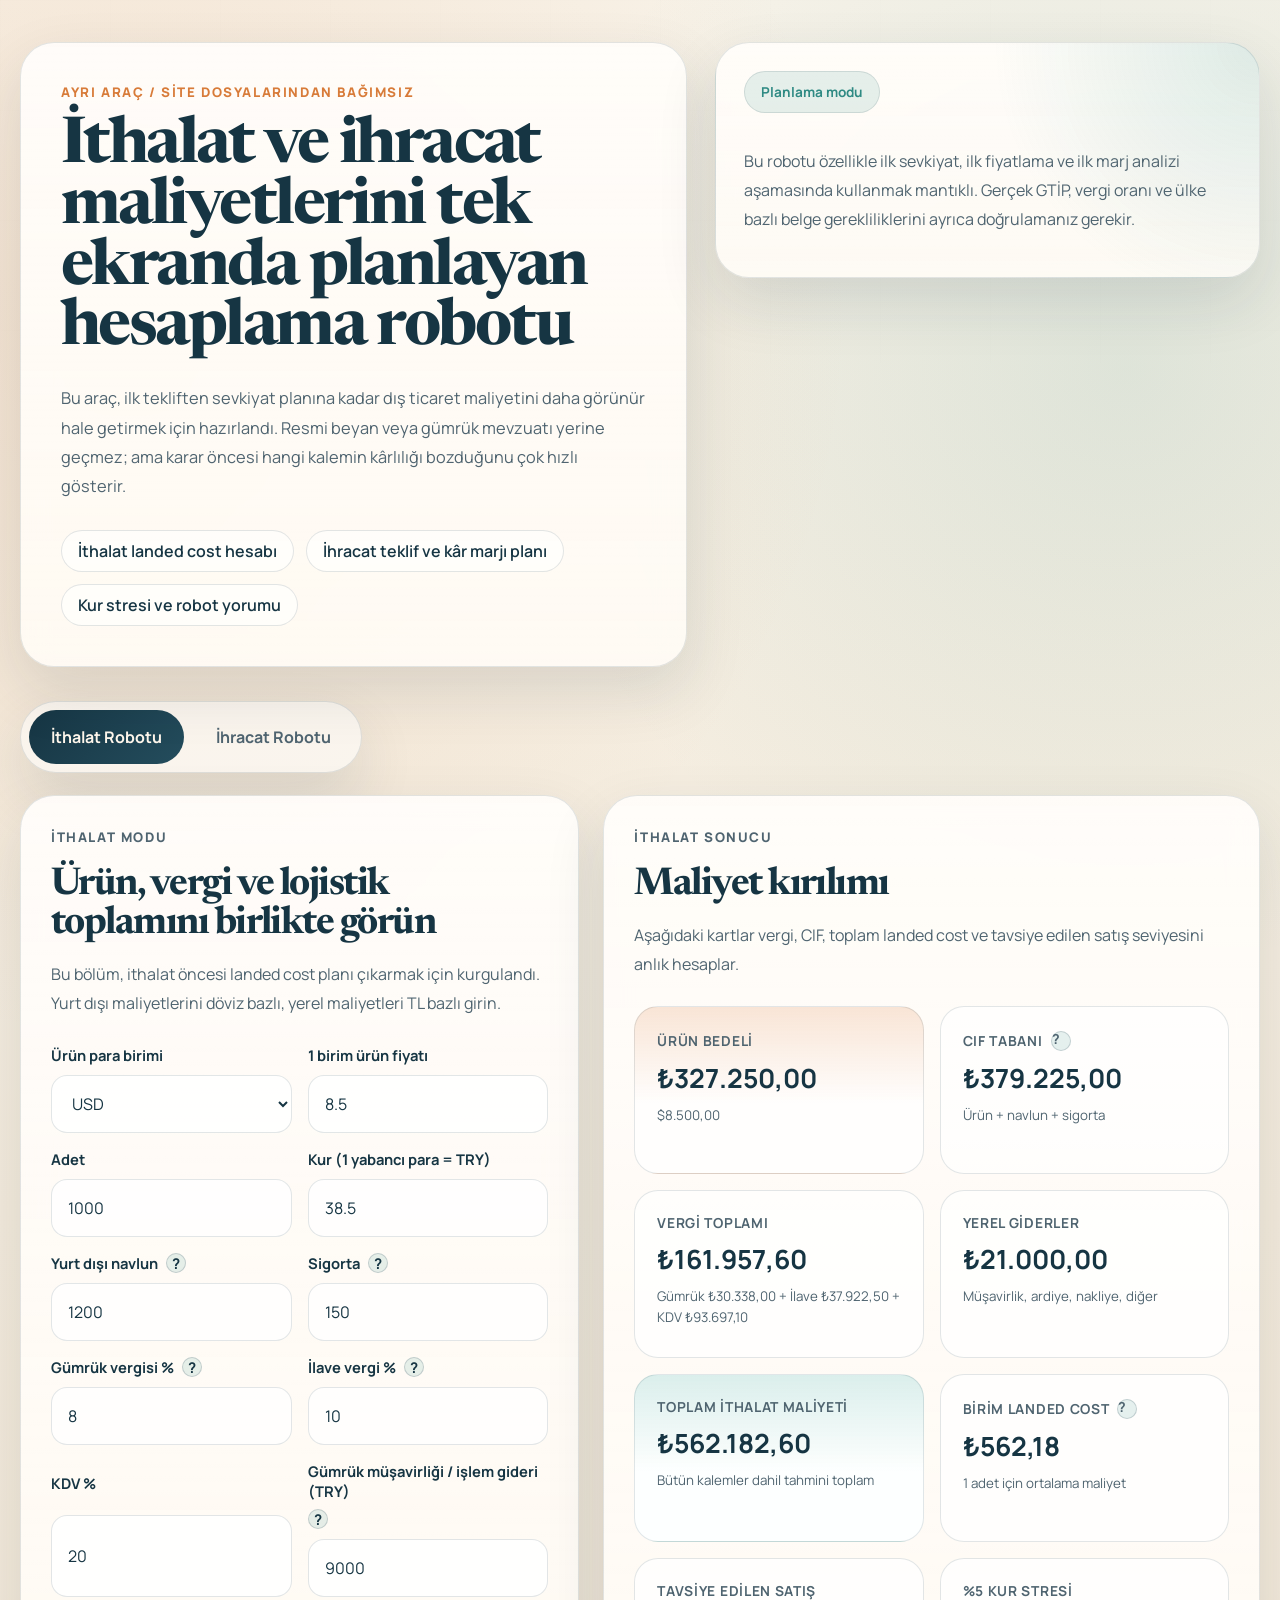
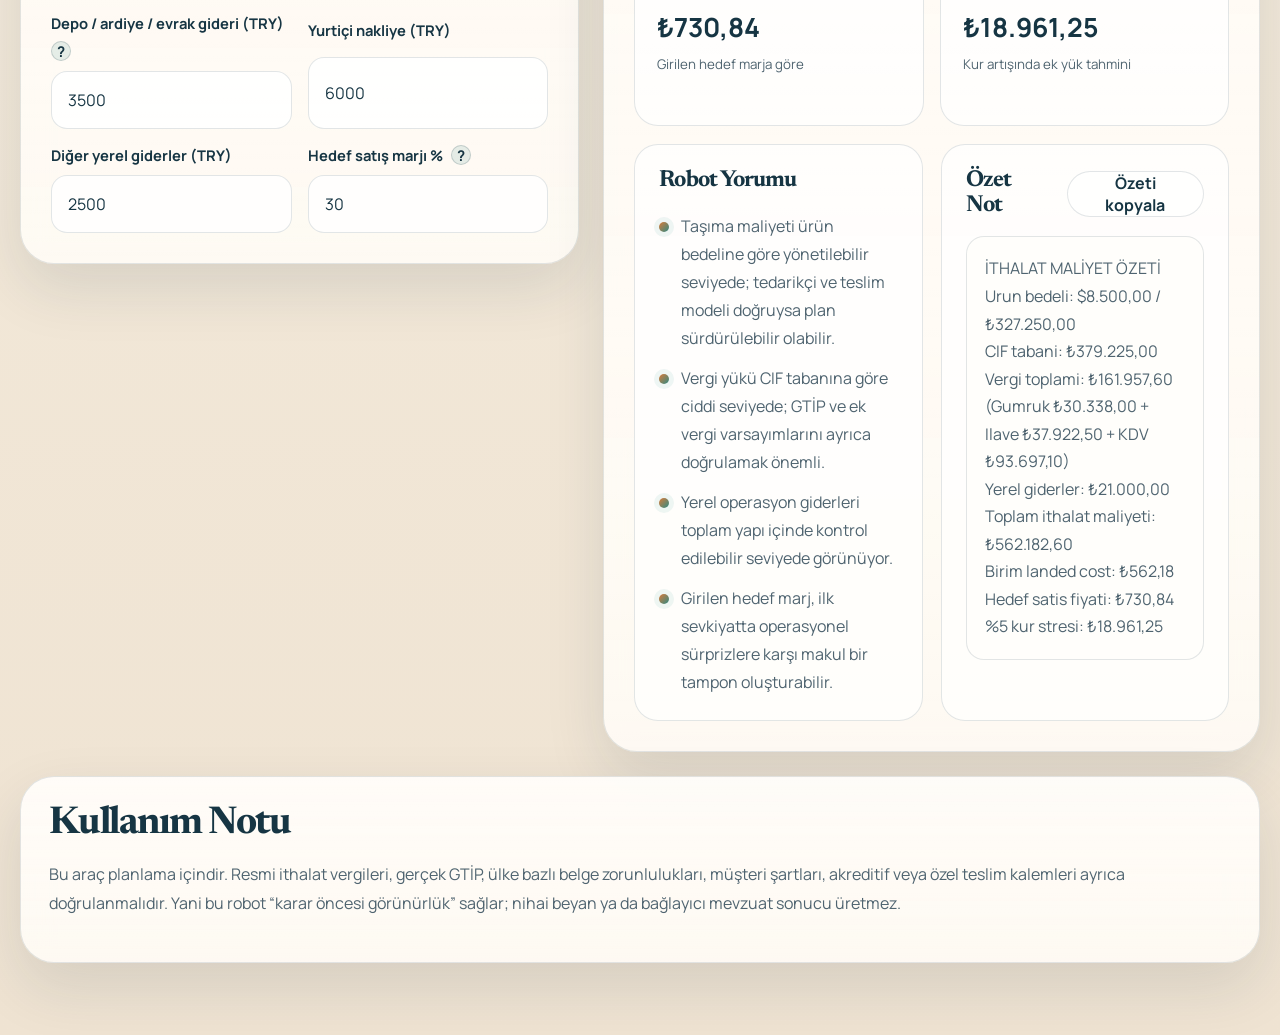
<file: maliyet-robotu.html>
<!DOCTYPE html>
<html lang="tr">
  <head>
    <meta charset="UTF-8" />
    <meta name="viewport" content="width=device-width, initial-scale=1.0" />
    <title>RotaPort Maliyet Robotu | İthalat ve İhracat Hesaplama Aracı</title>
    <meta
      name="description"
      content="İthalat ve ihracat süreçlerinde ürün maliyeti, vergi, lojistik, belge, kâr marjı ve teklif fiyatını planlamak için hazırlanmış ayrı maliyet hesaplama aracı."
    />
    <meta name="robots" content="noindex, nofollow" />
    <meta name="theme-color" content="#153543" />
    <link rel="preconnect" href="https://fonts.googleapis.com" />
    <link rel="preconnect" href="https://fonts.gstatic.com" crossorigin />
    <link
      href="https://fonts.googleapis.com/css2?family=Newsreader:opsz,wght@6..72,500;6..72,700&family=Manrope:wght@400;500;600;700;800&display=swap"
      rel="stylesheet"
    />
    <link rel="stylesheet" href="maliyet-robotu.css" />
    <script defer src="maliyet-robotu.js"></script>
  </head>
  <body>
    <div class="app-shell">
      <header class="hero">
        <div class="hero-copy">
          <p class="eyebrow">Ayrı araç / site dosyalarından bağımsız</p>
          <h1>İthalat ve ihracat maliyetlerini tek ekranda planlayan hesaplama robotu</h1>
          <p class="lead">
            Bu araç, ilk tekliften sevkiyat planına kadar dış ticaret maliyetini daha görünür
            hale getirmek için hazırlandı. Resmi beyan veya gümrük mevzuatı yerine geçmez;
            ama karar öncesi hangi kalemin kârlılığı bozduğunu çok hızlı gösterir.
          </p>

          <div class="hero-points">
            <span>İthalat landed cost hesabı</span>
            <span>İhracat teklif ve kâr marjı planı</span>
            <span>Kur stresi ve robot yorumu</span>
          </div>
        </div>

        <aside class="hero-note">
          <span class="note-badge">Planlama modu</span>
          <p>
            Bu robotu özellikle ilk sevkiyat, ilk fiyatlama ve ilk marj analizi aşamasında
            kullanmak mantıklı. Gerçek GTİP, vergi oranı ve ülke bazlı belge gerekliliklerini
            ayrıca doğrulamanız gerekir.
          </p>
        </aside>
      </header>

      <main>
        <section class="switcher" aria-label="Hesaplama modu seçimi">
          <button class="switch is-active" type="button" data-tab="import">
            İthalat Robotu
          </button>
          <button class="switch" type="button" data-tab="export">
            İhracat Robotu
          </button>
        </section>

        <section class="calculator is-active" data-panel="import">
          <div class="workspace">
            <form class="panel form-panel" data-form="import">
              <div class="panel-head">
                <p class="eyebrow">İthalat Modu</p>
                <h2>Ürün, vergi ve lojistik toplamını birlikte görün</h2>
                <p>
                  Bu bölüm, ithalat öncesi landed cost planı çıkarmak için kurgulandı.
                  Yurt dışı maliyetlerini döviz bazlı, yerel maliyetleri TL bazlı girin.
                </p>
              </div>

              <div class="field-grid">
                <label class="field">
                  <span class="label-row">Ürün para birimi</span>
                  <select name="foreignCurrency">
                    <option value="USD" selected>USD</option>
                    <option value="EUR">EUR</option>
                    <option value="CNY">CNY</option>
                    <option value="GBP">GBP</option>
                  </select>
                </label>

                <label class="field">
                  <span class="label-row">1 birim ürün fiyatı</span>
                  <input type="number" name="unitPrice" min="0" step="0.01" value="8.5" />
                </label>

                <label class="field">
                  <span class="label-row">Adet</span>
                  <input type="number" name="quantity" min="1" step="1" value="1000" />
                </label>

                <label class="field">
                  <span class="label-row">Kur (1 yabancı para = TRY)</span>
                  <input type="number" name="fxRate" min="0" step="0.0001" value="38.5" />
                </label>

                <label class="field">
                  <span class="label-row">
                    Yurt dışı navlun
                    <span
                      class="help-tip"
                      tabindex="0"
                      data-tip="Ürünün çıkış noktasından Türkiye'ye taşıma bedelidir. Örnek: deniz navlunu 1.200 USD, hava kargo 850 USD."
                    >
                      ?
                    </span>
                  </span>
                  <input type="number" name="freightForeign" min="0" step="0.01" value="1200" />
                </label>

                <label class="field">
                  <span class="label-row">
                    Sigorta
                    <span
                      class="help-tip"
                      tabindex="0"
                      data-tip="Taşıma sırasında yükü sigortalatmak için ödenen bedeldir. Örnek: 150 USD yük sigortası, 90 EUR taşıma sigortası."
                    >
                      ?
                    </span>
                  </span>
                  <input type="number" name="insuranceForeign" min="0" step="0.01" value="150" />
                </label>

                <label class="field">
                  <span class="label-row">
                    Gümrük vergisi %
                    <span
                      class="help-tip"
                      tabindex="0"
                      data-tip="Ürünün GTİP'ine göre hesaplanan temel vergi oranıdır. Örnek: yüzde 8 veya yüzde 12."
                    >
                      ?
                    </span>
                  </span>
                  <input type="number" name="customsRate" min="0" step="0.01" value="8" />
                </label>

                <label class="field">
                  <span class="label-row">
                    İlave vergi %
                    <span
                      class="help-tip"
                      tabindex="0"
                      data-tip="Bazı ürünlerde temel vergiye ek gelen oranlardır. Örnek: ilave gümrük vergisi yüzde 10, ek mali yükümlülük yüzde 5."
                    >
                      ?
                    </span>
                  </span>
                  <input type="number" name="additionalRate" min="0" step="0.01" value="10" />
                </label>

                <label class="field">
                  <span class="label-row">KDV %</span>
                  <input type="number" name="vatRate" min="0" step="0.01" value="20" />
                </label>

                <label class="field">
                  <span class="label-row">
                    Gümrük müşavirliği / işlem gideri (TRY)
                    <span
                      class="help-tip"
                      tabindex="0"
                      data-tip="Müşavirlik, dosya açılışı, temsil ve işlem takibi gibi giderlerdir. Örnek: 9.000 TRY müşavirlik, 2.000 TRY ek işlem ücreti."
                    >
                      ?
                    </span>
                  </span>
                  <input type="number" name="brokerFee" min="0" step="0.01" value="9000" />
                </label>

                <label class="field">
                  <span class="label-row">
                    Depo / ardiye / evrak gideri (TRY)
                    <span
                      class="help-tip"
                      tabindex="0"
                      data-tip="Liman, depo, ardiye ve belge düzenleme sırasında çıkan yerel masraflardır. Örnek: 3.500 TRY ardiye, 1.200 TRY evrak gideri."
                    >
                      ?
                    </span>
                  </span>
                  <input type="number" name="warehouseFee" min="0" step="0.01" value="3500" />
                </label>

                <label class="field">
                  <span class="label-row">Yurtiçi nakliye (TRY)</span>
                  <input type="number" name="inlandTransport" min="0" step="0.01" value="6000" />
                </label>

                <label class="field">
                  <span class="label-row">Diğer yerel giderler (TRY)</span>
                  <input type="number" name="otherLocal" min="0" step="0.01" value="2500" />
                </label>

                <label class="field">
                  <span class="label-row">
                    Hedef satış marjı %
                    <span
                      class="help-tip"
                      tabindex="0"
                      data-tip="Maliyet üstüne koymak istediğiniz hedef kazanç oranıdır. Örnek: yüzde 20 temkinli, yüzde 30 daha rahat marj."
                    >
                      ?
                    </span>
                  </span>
                  <input type="number" name="targetMarkup" min="0" step="0.01" value="30" />
                </label>
              </div>
            </form>

            <div class="panel result-panel">
              <div class="panel-head">
                <p class="eyebrow">İthalat Sonucu</p>
                <h2>Maliyet kırılımı</h2>
                <p>
                  Aşağıdaki kartlar vergi, CIF, toplam landed cost ve tavsiye edilen satış
                  seviyesini anlık hesaplar.
                </p>
              </div>

              <div class="result-grid">
                <article class="result-card accent">
                  <span class="label-row">Ürün Bedeli</span>
                  <strong data-result="import-productTry">-</strong>
                  <small data-result="import-productForeign">-</small>
                </article>

                <article class="result-card">
                  <span class="label-row">
                    CIF Tabanı
                    <span
                      class="help-tip"
                      tabindex="0"
                      data-tip="Ürün + navlun + sigorta toplamıdır. Vergi hesaplarının çoğu bu taban üzerinden başlar. Örnek: 8.500 USD ürün + 1.200 USD navlun + 150 USD sigorta."
                    >
                      ?
                    </span>
                  </span>
                  <strong data-result="import-cif">-</strong>
                  <small>Ürün + navlun + sigorta</small>
                </article>

                <article class="result-card">
                  <span>Vergi Toplamı</span>
                  <strong data-result="import-taxTotal">-</strong>
                  <small data-result="import-taxBreakdown">-</small>
                </article>

                <article class="result-card">
                  <span>Yerel Giderler</span>
                  <strong data-result="import-localTotal">-</strong>
                  <small>Müşavirlik, ardiye, nakliye, diğer</small>
                </article>

                <article class="result-card accent-soft">
                  <span>Toplam İthalat Maliyeti</span>
                  <strong data-result="import-total">-</strong>
                  <small>Bütün kalemler dahil tahmini toplam</small>
                </article>

                <article class="result-card">
                  <span class="label-row">
                    Birim Landed Cost
                    <span
                      class="help-tip"
                      tabindex="0"
                      data-tip="Bütün vergiler ve yerel giderler dahil 1 adet ürünün size gerçek geliş maliyetidir. Örnek: birim maliyet 520 TRY ise satış hesabı bunun üstüne kurulur."
                    >
                      ?
                    </span>
                  </span>
                  <strong data-result="import-unitCost">-</strong>
                  <small>1 adet için ortalama maliyet</small>
                </article>

                <article class="result-card">
                  <span>Tavsiye Edilen Satış</span>
                  <strong data-result="import-sellPrice">-</strong>
                  <small>Girilen hedef marja göre</small>
                </article>

                <article class="result-card">
                  <span>%5 Kur Stresi</span>
                  <strong data-result="import-fxStress">-</strong>
                  <small>Kur artışında ek yük tahmini</small>
                </article>
              </div>

              <div class="insight-shell">
                <div class="insight-card">
                  <h3>Robot Yorumu</h3>
                  <ul class="insight-list" data-insights="import"></ul>
                </div>

                <div class="insight-card">
                  <div class="summary-head">
                    <h3>Özet Not</h3>
                    <button class="ghost-button" type="button" data-copy="import">
                      Özeti kopyala
                    </button>
                  </div>
                  <pre class="summary-box" data-summary="import"></pre>
                </div>
              </div>
            </div>
          </div>
        </section>

        <section class="calculator" data-panel="export">
          <div class="workspace">
            <form class="panel form-panel" data-form="export">
              <div class="panel-head">
                <p class="eyebrow">İhracat Modu</p>
                <h2>Teklif fiyatı ve kâr marjını senaryo bazlı planla</h2>
                <p>
                  Bu bölüm, üretim maliyetinden teklif birim fiyatına kadar ihracat
                  hesaplaması yapar. Amacı hem başa baş noktayı hem de hedef marjlı teklifi
                  aynı anda görmenizi sağlamaktır.
                </p>
              </div>

              <div class="field-grid">
                <label class="field">
                  <span class="label-row">Teklif para birimi</span>
                  <select name="quoteCurrency">
                    <option value="USD" selected>USD</option>
                    <option value="EUR">EUR</option>
                    <option value="GBP">GBP</option>
                  </select>
                </label>

                <label class="field">
                  <span class="label-row">Teklif kuru (1 yabancı para = TRY)</span>
                  <input type="number" name="quoteFxRate" min="0" step="0.0001" value="38.5" />
                </label>

                <label class="field">
                  <span class="label-row">1 birim üretim maliyeti (TRY)</span>
                  <input type="number" name="productionUnitCost" min="0" step="0.01" value="115" />
                </label>

                <label class="field">
                  <span class="label-row">Adet</span>
                  <input type="number" name="quantity" min="1" step="1" value="1000" />
                </label>

                <label class="field">
                  <span class="label-row">1 birim ambalaj / paketleme (TRY)</span>
                  <input type="number" name="packagingUnitCost" min="0" step="0.01" value="8" />
                </label>

                <label class="field">
                  <span class="label-row">Yurtiçi lojistik (TRY)</span>
                  <input type="number" name="localLogistics" min="0" step="0.01" value="12000" />
                </label>

                <label class="field">
                  <span class="label-row">Gümrük / belge / operasyon gideri (TRY)</span>
                  <input type="number" name="customsDocs" min="0" step="0.01" value="6500" />
                </label>

                <label class="field">
                  <span class="label-row">
                    Banka / komisyon oranı %
                    <span
                      class="help-tip"
                      tabindex="0"
                      data-tip="Tahsilat komisyonu, banka masrafı veya satış komisyonu gibi oranlardır. Örnek: yüzde 3 ödeme komisyonu, yüzde 1.5 banka kesintisi."
                    >
                      ?
                    </span>
                  </span>
                  <input type="number" name="commissionRate" min="0" step="0.01" value="3" />
                </label>

                <label class="field">
                  <span class="label-row">Diğer giderler (TRY)</span>
                  <input type="number" name="otherCosts" min="0" step="0.01" value="3000" />
                </label>

                <label class="field">
                  <span class="label-row">
                    Hedef kâr marjı %
                    <span
                      class="help-tip"
                      tabindex="0"
                      data-tip="Normal koşullarda ulaşmak istediğiniz marj hedefidir. Örnek: yüzde 22 dengeli, yüzde 30 güçlü marj."
                    >
                      ?
                    </span>
                  </span>
                  <input type="number" name="targetMargin" min="0" step="0.01" value="22" />
                </label>

                <label class="field">
                  <span class="label-row">
                    Agresif fiyat marjı %
                    <span
                      class="help-tip"
                      tabindex="0"
                      data-tip="Müşteri kazanmak için daha düşük marjla vereceğiniz teklif seviyesidir. Örnek: yüzde 10 ila yüzde 15."
                    >
                      ?
                    </span>
                  </span>
                  <input type="number" name="aggressiveMargin" min="0" step="0.01" value="14" />
                </label>

                <label class="field">
                  <span class="label-row">
                    Güçlü teklif marjı %
                    <span
                      class="help-tip"
                      tabindex="0"
                      data-tip="Pazarda gücünüz varsa veya ürününüz daha değerliyse kullanacağınız daha yüksek marjlı senaryodur. Örnek: yüzde 28 ila yüzde 35."
                    >
                      ?
                    </span>
                  </span>
                  <input type="number" name="confidentMargin" min="0" step="0.01" value="28" />
                </label>
              </div>
            </form>

            <div class="panel result-panel">
              <div class="panel-head">
                <p class="eyebrow">İhracat Sonucu</p>
                <h2>Teklif ve marj ekranı</h2>
                <p>
                  Burada hem başa baş noktayı hem de üç farklı teklif senaryosunu görürsünüz:
                  agresif, hedef ve güçlü teklif.
                </p>
              </div>

              <div class="result-grid">
                <article class="result-card accent">
                  <span class="label-row">Toplam Baz Maliyet</span>
                  <strong data-result="export-baseCost">-</strong>
                  <small>Üretim + ambalaj + operasyon</small>
                </article>

                <article class="result-card">
                  <span class="label-row">Komisyon Yükü</span>
                  <strong data-result="export-commission">-</strong>
                  <small>Banka / ödeme / satış komisyonu</small>
                </article>

                <article class="result-card">
                  <span class="label-row">
                    Başa Baş Teklif
                    <span
                      class="help-tip"
                      tabindex="0"
                      data-tip="Kâr etmeden ama zarar da etmeden çıkmanız gereken minimum teklif seviyesidir. Örnek: birim 5.20 USD ise bunun altı zarar üretebilir."
                    >
                      ?
                    </span>
                  </span>
                  <strong data-result="export-breakevenForeign">-</strong>
                  <small data-result="export-breakevenTry">-</small>
                </article>

                <article class="result-card">
                  <span>Agresif Teklif</span>
                  <strong data-result="export-aggressiveForeign">-</strong>
                  <small data-result="export-aggressiveTry">-</small>
                </article>

                <article class="result-card accent-soft">
                  <span>Hedef Teklif</span>
                  <strong data-result="export-targetForeign">-</strong>
                  <small data-result="export-targetTry">-</small>
                </article>

                <article class="result-card">
                  <span>Güçlü Teklif</span>
                  <strong data-result="export-confidentForeign">-</strong>
                  <small data-result="export-confidentTry">-</small>
                </article>

                <article class="result-card">
                  <span>Birim Baz Maliyet</span>
                  <strong data-result="export-unitBaseCost">-</strong>
                  <small>1 adet için ortalama maliyet</small>
                </article>

                <article class="result-card">
                  <span>%5 Kur Sapması</span>
                  <strong data-result="export-fxStress">-</strong>
                  <small>Kur düşerse gelir etkisi</small>
                </article>
              </div>

              <div class="insight-shell">
                <div class="insight-card">
                  <h3>Robot Yorumu</h3>
                  <ul class="insight-list" data-insights="export"></ul>
                </div>

                <div class="insight-card">
                  <div class="summary-head">
                    <h3>Özet Not</h3>
                    <button class="ghost-button" type="button" data-copy="export">
                      Özeti kopyala
                    </button>
                  </div>
                  <pre class="summary-box" data-summary="export"></pre>
                </div>
              </div>
            </div>
          </div>
        </section>

        <section class="footer-note">
          <div class="note-card">
            <h2>Kullanım Notu</h2>
            <p>
              Bu araç planlama içindir. Resmi ithalat vergileri, gerçek GTİP, ülke bazlı
              belge zorunlulukları, müşteri şartları, akreditif veya özel teslim kalemleri
              ayrıca doğrulanmalıdır. Yani bu robot “karar öncesi görünürlük” sağlar; nihai
              beyan ya da bağlayıcı mevzuat sonucu üretmez.
            </p>
          </div>
        </section>
      </main>
    </div>
  </body>
</html>
</file>
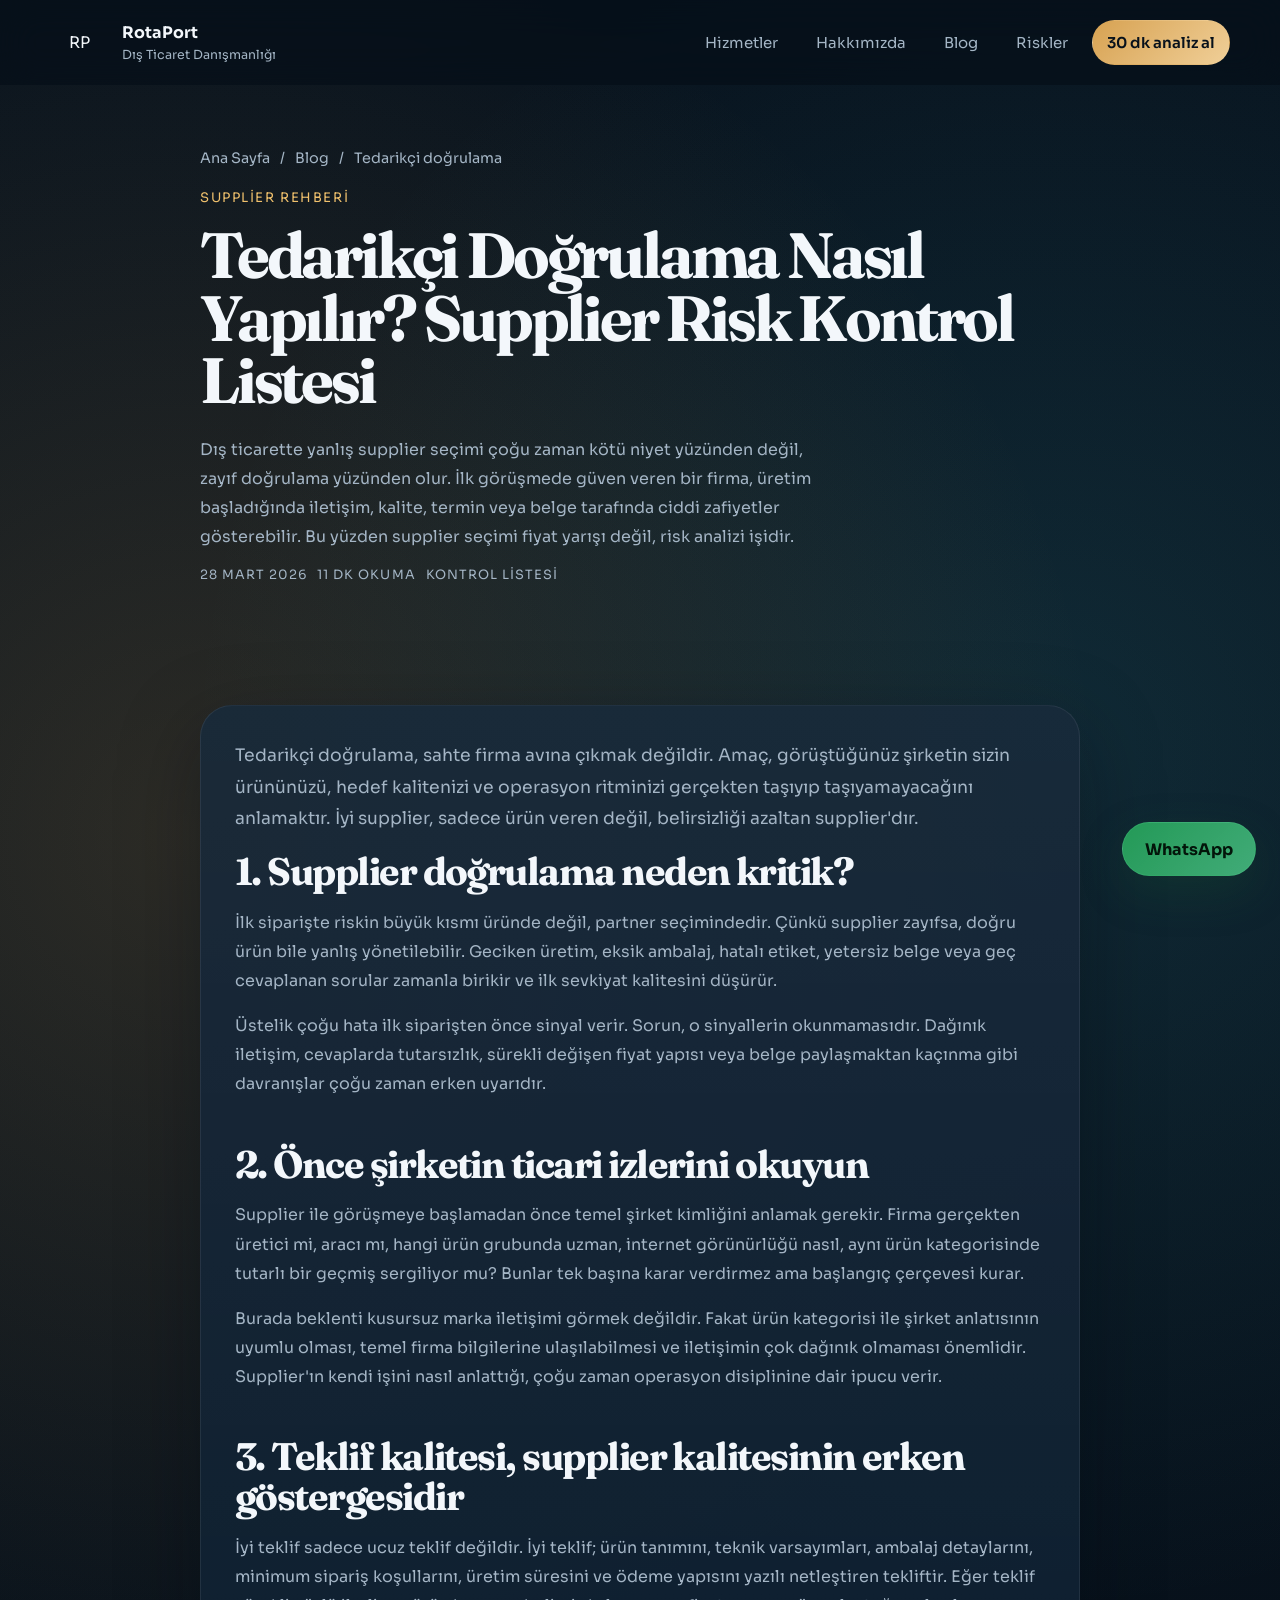
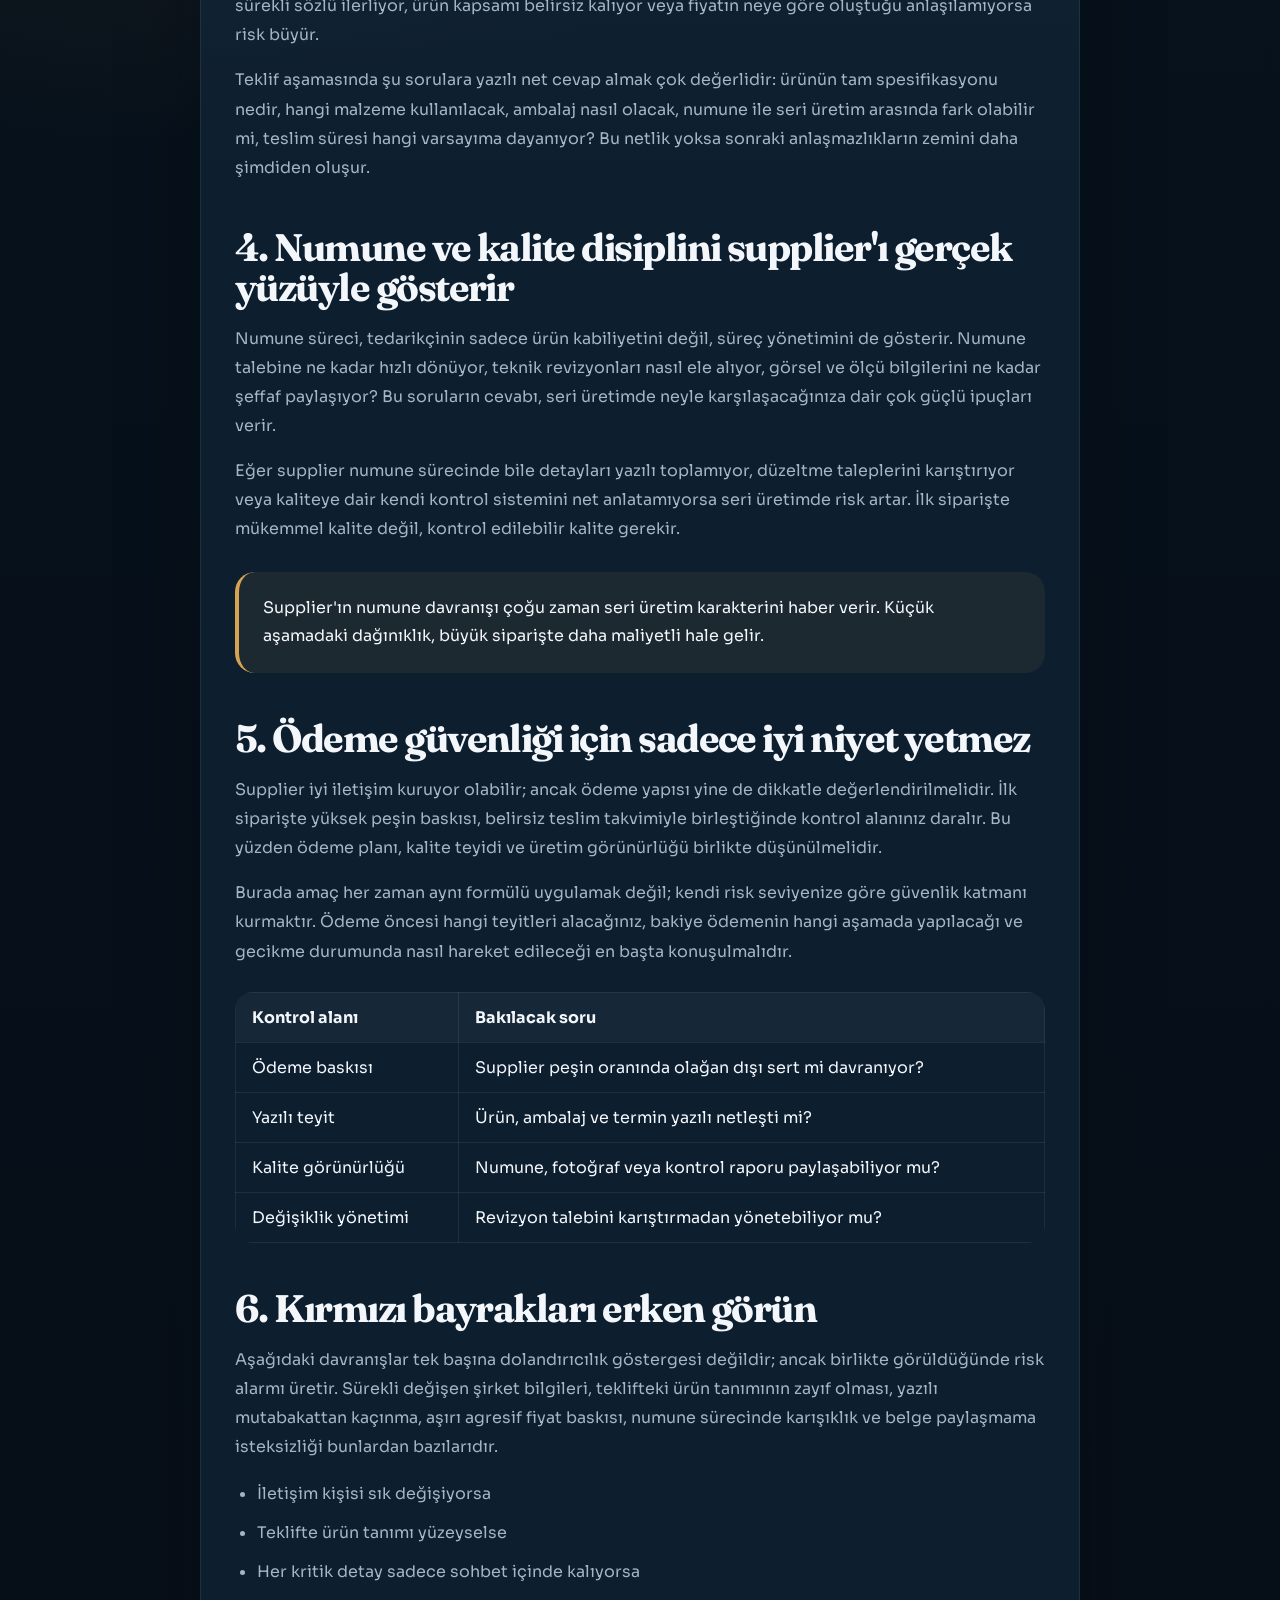
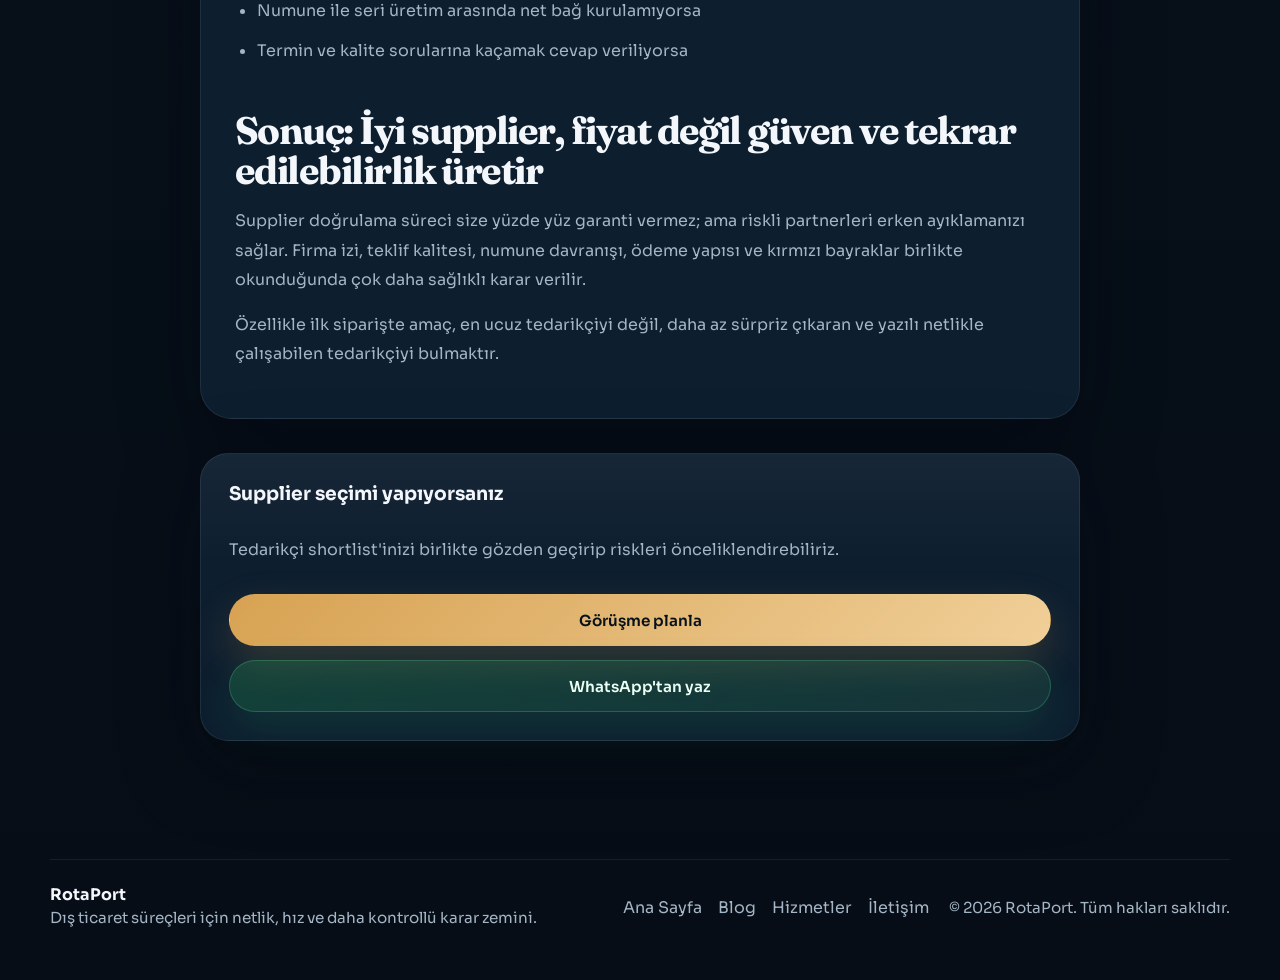
<file: tedarikci-dogrulama.html>
<!DOCTYPE html>
<html lang="tr">
  <head>
    <meta charset="UTF-8" />
    <meta name="viewport" content="width=device-width, initial-scale=1.0" />
    <title>Tedarikçi Doğrulama Nasıl Yapılır? Supplier Risk Kontrol Listesi | RotaPort Blog</title>
    <meta
      name="description"
      content="Supplier doğrulama sürecinde firma kaydı, teklif analizi, numune kontrolü, ödeme güvenliği ve üretim disiplini nasıl değerlendirilir sorusunu anlatan detaylı rehber."
    />
    <meta
      name="robots"
      content="index, follow, max-image-preview:large, max-snippet:-1, max-video-preview:-1"
    />
    <link rel="canonical" href="https://rotaport.org/tedarikci-dogrulama.html" />
    <meta property="og:locale" content="tr_TR" />
    <meta property="og:type" content="article" />
    <meta property="og:site_name" content="RotaPort" />
    <meta
      property="og:title"
      content="Tedarikçi Doğrulama Nasıl Yapılır? Supplier Risk Kontrol Listesi"
    />
    <meta
      property="og:description"
      content="Supplier seçerken sadece fiyata değil, güvene, kalite disiplinine ve operasyon davranışına bakmak için hazırlanmış kapsamlı kontrol rehberi."
    />
    <meta property="og:url" content="https://rotaport.org/tedarikci-dogrulama.html" />
    <meta name="twitter:card" content="summary" />
    <script type="application/ld+json">
      {
        "@context": "https://schema.org",
        "@type": "BlogPosting",
        "headline": "Tedarikçi Doğrulama Nasıl Yapılır? Supplier Risk Kontrol Listesi",
        "description": "Supplier doğrulama sürecinde firma kaydı, teklif analizi, numune kontrolü, ödeme güvenliği ve üretim disiplini nasıl değerlendirilir sorusunu anlatan detaylı rehber.",
        "datePublished": "2026-03-28",
        "dateModified": "2026-03-28",
        "mainEntityOfPage": "https://rotaport.org/tedarikci-dogrulama.html",
        "author": {
          "@type": "Organization",
          "name": "RotaPort"
        },
        "publisher": {
          "@type": "Organization",
          "name": "RotaPort",
          "url": "https://rotaport.org/"
        }
      }
    </script>
    <link rel="preconnect" href="https://fonts.googleapis.com" />
    <link rel="preconnect" href="https://fonts.gstatic.com" crossorigin />
    <link
      href="https://fonts.googleapis.com/css2?family=Fraunces:opsz,wght@9..144,500;9..144,700&family=Sora:wght@400;500;600;700;800&display=swap"
      rel="stylesheet"
    />
    <link rel="stylesheet" href="styles.css" />
    <script defer src="script.js"></script>
  </head>
  <body data-whatsapp="905318639117">
    <div class="site-shell">
      <header class="site-header" id="top">
        <div class="container header-inner">
          <a class="brand" href="index.html" aria-label="RotaPort ana sayfa">
            <span class="brand-mark">RP</span>
            <span class="brand-text">
              <strong>RotaPort</strong>
              <small>Dış Ticaret Danışmanlığı</small>
            </span>
          </a>

          <button
            class="nav-toggle"
            type="button"
            aria-expanded="false"
            aria-controls="site-nav"
            aria-label="Menüyü aç"
          >
            <span></span>
            <span></span>
            <span></span>
          </button>

          <nav class="site-nav" id="site-nav" data-open="false">
            <a href="index.html#hizmetler">Hizmetler</a>
            <a href="index.html#hakkimizda">Hakkımızda</a>
            <a href="blog.html">Blog</a>
            <a href="index.html#riskler">Riskler</a>
            <a href="index.html#iletisim" class="button button-nav">30 dk analiz al</a>
          </nav>
        </div>
      </header>

      <main>
        <section class="page-hero">
          <div class="container page-hero-grid page-hero-grid-single">
            <div class="reveal" style="--delay: 0.05s">
              <div class="breadcrumbs">
                <a href="index.html">Ana Sayfa</a>
                <span>/</span>
                <a href="blog.html">Blog</a>
                <span>/</span>
                <span>Tedarikçi doğrulama</span>
              </div>
              <p class="eyebrow">Supplier Rehberi</p>
              <h1 class="page-title">Tedarikçi Doğrulama Nasıl Yapılır? Supplier Risk Kontrol Listesi</h1>
              <p class="lead">
                Dış ticarette yanlış supplier seçimi çoğu zaman kötü niyet yüzünden değil,
                zayıf doğrulama yüzünden olur. İlk görüşmede güven veren bir firma, üretim
                başladığında iletişim, kalite, termin veya belge tarafında ciddi zafiyetler
                gösterebilir. Bu yüzden supplier seçimi fiyat yarışı değil, risk analizi işidir.
              </p>
              <div class="post-meta">
                <span>28 Mart 2026</span>
                <span>11 dk okuma</span>
                <span>Kontrol listesi</span>
              </div>
            </div>
          </div>
        </section>

        <section class="section">
          <div class="container article-shell article-shell-single">
            <article class="article-body reveal" style="--delay: 0.05s">
              <p class="article-intro">
                Tedarikçi doğrulama, sahte firma avına çıkmak değildir. Amaç, görüştüğünüz
                şirketin sizin ürününüzü, hedef kalitenizi ve operasyon ritminizi gerçekten
                taşıyıp taşıyamayacağını anlamaktır. İyi supplier, sadece ürün veren değil,
                belirsizliği azaltan supplier'dır.
              </p>

              <h2 id="neden-dogrulama">1. Supplier doğrulama neden kritik?</h2>
              <p>
                İlk siparişte riskin büyük kısmı üründe değil, partner seçimindedir. Çünkü
                supplier zayıfsa, doğru ürün bile yanlış yönetilebilir. Geciken üretim,
                eksik ambalaj, hatalı etiket, yetersiz belge veya geç cevaplanan sorular zamanla
                birikir ve ilk sevkiyat kalitesini düşürür.
              </p>
              <p>
                Üstelik çoğu hata ilk siparişten önce sinyal verir. Sorun, o sinyallerin
                okunmamasıdır. Dağınık iletişim, cevaplarda tutarsızlık, sürekli değişen fiyat
                yapısı veya belge paylaşmaktan kaçınma gibi davranışlar çoğu zaman erken uyarıdır.
              </p>

              <h2 id="firma-izleri">2. Önce şirketin ticari izlerini okuyun</h2>
              <p>
                Supplier ile görüşmeye başlamadan önce temel şirket kimliğini anlamak gerekir.
                Firma gerçekten üretici mi, aracı mı, hangi ürün grubunda uzman, internet
                görünürlüğü nasıl, aynı ürün kategorisinde tutarlı bir geçmiş sergiliyor mu?
                Bunlar tek başına karar verdirmez ama başlangıç çerçevesi kurar.
              </p>
              <p>
                Burada beklenti kusursuz marka iletişimi görmek değildir. Fakat ürün kategorisi
                ile şirket anlatısının uyumlu olması, temel firma bilgilerine ulaşılabilmesi ve
                iletişimin çok dağınık olmaması önemlidir. Supplier'ın kendi işini nasıl
                anlattığı, çoğu zaman operasyon disiplinine dair ipucu verir.
              </p>

              <h2 id="teklif-analizi">3. Teklif kalitesi, supplier kalitesinin erken göstergesidir</h2>
              <p>
                İyi teklif sadece ucuz teklif değildir. İyi teklif; ürün tanımını, teknik
                varsayımları, ambalaj detaylarını, minimum sipariş koşullarını, üretim süresini
                ve ödeme yapısını yazılı netleştiren tekliftir. Eğer teklif sürekli sözlü
                ilerliyor, ürün kapsamı belirsiz kalıyor veya fiyatın neye göre oluştuğu
                anlaşılamıyorsa risk büyür.
              </p>
              <p>
                Teklif aşamasında şu sorulara yazılı net cevap almak çok değerlidir: ürünün
                tam spesifikasyonu nedir, hangi malzeme kullanılacak, ambalaj nasıl olacak,
                numune ile seri üretim arasında fark olabilir mi, teslim süresi hangi varsayıma
                dayanıyor? Bu netlik yoksa sonraki anlaşmazlıkların zemini daha şimdiden oluşur.
              </p>

              <h2 id="numune-kalite">4. Numune ve kalite disiplini supplier'ı gerçek yüzüyle gösterir</h2>
              <p>
                Numune süreci, tedarikçinin sadece ürün kabiliyetini değil, süreç yönetimini de
                gösterir. Numune talebine ne kadar hızlı dönüyor, teknik revizyonları nasıl ele
                alıyor, görsel ve ölçü bilgilerini ne kadar şeffaf paylaşıyor? Bu soruların
                cevabı, seri üretimde neyle karşılaşacağınıza dair çok güçlü ipuçları verir.
              </p>
              <p>
                Eğer supplier numune sürecinde bile detayları yazılı toplamıyor, düzeltme
                taleplerini karıştırıyor veya kaliteye dair kendi kontrol sistemini net
                anlatamıyorsa seri üretimde risk artar. İlk siparişte mükemmel kalite değil,
                kontrol edilebilir kalite gerekir.
              </p>
              <blockquote>
                Supplier'ın numune davranışı çoğu zaman seri üretim karakterini haber verir.
                Küçük aşamadaki dağınıklık, büyük siparişte daha maliyetli hale gelir.
              </blockquote>

              <h2 id="odeme-guvenligi">5. Ödeme güvenliği için sadece iyi niyet yetmez</h2>
              <p>
                Supplier iyi iletişim kuruyor olabilir; ancak ödeme yapısı yine de dikkatle
                değerlendirilmelidir. İlk siparişte yüksek peşin baskısı, belirsiz teslim
                takvimiyle birleştiğinde kontrol alanınız daralır. Bu yüzden ödeme planı,
                kalite teyidi ve üretim görünürlüğü birlikte düşünülmelidir.
              </p>
              <p>
                Burada amaç her zaman aynı formülü uygulamak değil; kendi risk seviyenize göre
                güvenlik katmanı kurmaktır. Ödeme öncesi hangi teyitleri alacağınız, bakiye
                ödemenin hangi aşamada yapılacağı ve gecikme durumunda nasıl hareket edileceği
                en başta konuşulmalıdır.
              </p>
              <table>
                <thead>
                  <tr>
                    <th>Kontrol alanı</th>
                    <th>Bakılacak soru</th>
                  </tr>
                </thead>
                <tbody>
                  <tr>
                    <td>Ödeme baskısı</td>
                    <td>Supplier peşin oranında olağan dışı sert mi davranıyor?</td>
                  </tr>
                  <tr>
                    <td>Yazılı teyit</td>
                    <td>Ürün, ambalaj ve termin yazılı netleşti mi?</td>
                  </tr>
                  <tr>
                    <td>Kalite görünürlüğü</td>
                    <td>Numune, fotoğraf veya kontrol raporu paylaşabiliyor mu?</td>
                  </tr>
                  <tr>
                    <td>Değişiklik yönetimi</td>
                    <td>Revizyon talebini karıştırmadan yönetebiliyor mu?</td>
                  </tr>
                </tbody>
              </table>

              <h2 id="kirmizi-bayraklar">6. Kırmızı bayrakları erken görün</h2>
              <p>
                Aşağıdaki davranışlar tek başına dolandırıcılık göstergesi değildir; ancak
                birlikte görüldüğünde risk alarmı üretir. Sürekli değişen şirket bilgileri,
                teklifteki ürün tanımının zayıf olması, yazılı mutabakattan kaçınma, aşırı
                agresif fiyat baskısı, numune sürecinde karışıklık ve belge paylaşmama isteksizliği
                bunlardan bazılarıdır.
              </p>
              <ul>
                <li>İletişim kişisi sık değişiyorsa</li>
                <li>Teklifte ürün tanımı yüzeyselse</li>
                <li>Her kritik detay sadece sohbet içinde kalıyorsa</li>
                <li>Numune ile seri üretim arasında net bağ kurulamıyorsa</li>
                <li>Termin ve kalite sorularına kaçamak cevap veriliyorsa</li>
              </ul>

              <h2 id="sonuc">Sonuç: İyi supplier, fiyat değil güven ve tekrar edilebilirlik üretir</h2>
              <p>
                Supplier doğrulama süreci size yüzde yüz garanti vermez; ama riskli partnerleri
                erken ayıklamanızı sağlar. Firma izi, teklif kalitesi, numune davranışı, ödeme
                yapısı ve kırmızı bayraklar birlikte okunduğunda çok daha sağlıklı karar verilir.
              </p>
              <p>
                Özellikle ilk siparişte amaç, en ucuz tedarikçiyi değil, daha az sürpriz çıkaran
                ve yazılı netlikle çalışabilen tedarikçiyi bulmaktır.
              </p>
            </article>

            <div class="aside-card article-cta article-cta-inline reveal" style="--delay: 0.12s">
              <h3>Supplier seçimi yapıyorsanız</h3>
              <p>
                Tedarikçi shortlist'inizi birlikte gözden geçirip riskleri önceliklendirebiliriz.
              </p>
              <a class="button button-primary" href="index.html#iletisim">Görüşme planla</a>
              <a
                class="button button-whatsapp js-whatsapp-link"
                href="index.html#iletisim"
                data-whatsapp-message="Merhaba, supplier seçimim için risk analizi desteği almak istiyorum."
              >
                WhatsApp'tan yaz
              </a>
            </div>
          </div>
        </section>
      </main>

      <footer class="site-footer">
        <div class="container footer-inner">
          <div>
            <strong>RotaPort</strong>
            <p>Dış ticaret süreçleri için netlik, hız ve daha kontrollü karar zemini.</p>
          </div>

          <div class="footer-links">
            <a href="index.html">Ana Sayfa</a>
            <a href="blog.html">Blog</a>
            <a href="index.html#hizmetler">Hizmetler</a>
            <a href="index.html#iletisim">İletişim</a>
          </div>

          <p>© <span id="year"></span> RotaPort. Tüm hakları saklıdır.</p>
        </div>
      </footer>

      <a
        class="whatsapp-fab js-whatsapp-link"
        href="index.html#iletisim"
        data-whatsapp-message="Merhaba, supplier doğrulama sürecim için danışmanlık almak istiyorum."
        aria-label="WhatsApp ile iletişim kur"
      >
        WhatsApp
      </a>
    </div>
  </body>
</html>
</file>
<file: styles.css>
:root {
  --bg: #07111b;
  --bg-soft: #0b1826;
  --surface: rgba(10, 28, 43, 0.78);
  --surface-strong: #10253a;
  --surface-alt: #0c1e2f;
  --card: rgba(15, 33, 50, 0.9);
  --line: rgba(237, 242, 247, 0.08);
  --line-strong: rgba(237, 242, 247, 0.16);
  --text: #f3f7fb;
  --muted: #a4b5c5;
  --accent: #d7a252;
  --accent-strong: #f0c16d;
  --teal: #46bfd0;
  --teal-soft: rgba(70, 191, 208, 0.14);
  --shadow: 0 24px 80px rgba(1, 10, 18, 0.35);
  --radius-lg: 32px;
  --radius-md: 22px;
  --radius-sm: 16px;
  --container: min(1180px, calc(100vw - 40px));
}

*,
*::before,
*::after {
  box-sizing: border-box;
}

html {
  scroll-behavior: smooth;
}

body {
  margin: 0;
  min-width: 320px;
  font-family: "Sora", sans-serif;
  background:
    radial-gradient(circle at 15% 20%, rgba(215, 162, 82, 0.18), transparent 26%),
    radial-gradient(circle at 82% 18%, rgba(70, 191, 208, 0.14), transparent 24%),
    linear-gradient(180deg, #08131e 0%, #07111b 44%, #060d16 100%);
  color: var(--text);
}

body::before {
  content: "";
  position: fixed;
  inset: 0;
  background-image:
    linear-gradient(rgba(255, 255, 255, 0.04) 1px, transparent 1px),
    linear-gradient(90deg, rgba(255, 255, 255, 0.04) 1px, transparent 1px);
  background-size: 120px 120px;
  mask-image: linear-gradient(180deg, rgba(0, 0, 0, 0.5), transparent 85%);
  pointer-events: none;
  opacity: 0.22;
}

a {
  color: inherit;
  text-decoration: none;
}

button,
input,
select,
textarea {
  font: inherit;
}

img {
  max-width: 100%;
  display: block;
}

.site-shell {
  position: relative;
  overflow: clip;
}

.container {
  width: var(--container);
  margin: 0 auto;
}

.site-header {
  position: sticky;
  top: 0;
  z-index: 20;
  backdrop-filter: blur(18px);
  background: rgba(5, 14, 22, 0.55);
  border-bottom: 1px solid transparent;
  transition:
    background 220ms ease,
    border-color 220ms ease,
    transform 220ms ease;
}

.site-header.scrolled {
  background: rgba(5, 14, 22, 0.84);
  border-color: var(--line);
}

.header-inner {
  display: flex;
  align-items: center;
  justify-content: space-between;
  gap: 20px;
  min-height: 84px;
}

.brand {
  display: inline-flex;
  align-items: center;
  gap: 14px;
}

.brand-mark {
  display: inline-flex;
  align-items: center;
  justify-content: center;
  width: 58px;
  aspect-ratio: 1;
  border-radius: 999px;
  overflow: hidden;
  flex-shrink: 0;
}

.brand-mark img {
  display: block;
  width: 100%;
  height: 100%;
  object-fit: contain;
}

.brand-text {
  display: grid;
  gap: 4px;
}

.brand-text strong {
  font-size: 1rem;
}

.brand-text small {
  color: var(--muted);
  font-size: 0.78rem;
}

.site-nav {
  display: flex;
  align-items: center;
  gap: 10px;
}

.site-nav a {
  padding: 12px 14px;
  color: var(--muted);
  font-size: 0.94rem;
  transition: color 180ms ease, background 180ms ease;
}

.site-nav a:hover,
.site-nav a:focus-visible {
  color: var(--text);
}

.button {
  display: inline-flex;
  align-items: center;
  justify-content: center;
  gap: 10px;
  min-height: 52px;
  padding: 0 22px;
  border-radius: 999px;
  border: 1px solid transparent;
  font-size: 0.95rem;
  font-weight: 600;
  transition:
    transform 200ms ease,
    border-color 200ms ease,
    background 200ms ease,
    box-shadow 200ms ease;
}

.button:hover,
.button:focus-visible {
  transform: translateY(-2px);
}

.button-primary {
  color: #07111b;
  background: linear-gradient(135deg, var(--accent), #f0cf98);
  box-shadow: 0 16px 40px rgba(215, 162, 82, 0.2);
}

.button-secondary {
  border-color: var(--line-strong);
  color: var(--text);
  background: rgba(255, 255, 255, 0.02);
}

.button-whatsapp {
  border-color: rgba(79, 206, 139, 0.28);
  color: #ecfff4;
  background: linear-gradient(135deg, rgba(38, 166, 91, 0.26), rgba(79, 206, 139, 0.12));
  box-shadow: 0 16px 40px rgba(38, 166, 91, 0.16);
}

.button-nav {
  min-height: 44px;
  padding-inline: 18px;
  color: #07111b !important;
  background: linear-gradient(135deg, var(--accent), #f0cf98);
}

.button-block {
  width: 100%;
}

.nav-toggle {
  display: none;
  align-items: center;
  justify-content: center;
  flex-direction: column;
  gap: 5px;
  width: 50px;
  height: 50px;
  border: 1px solid var(--line);
  background: rgba(255, 255, 255, 0.03);
  border-radius: 16px;
  color: var(--text);
}

.nav-toggle span {
  width: 20px;
  height: 2px;
  border-radius: 999px;
  background: currentColor;
}

.hero {
  position: relative;
  padding: 64px 0 36px;
}

.hero-grid {
  display: grid;
  grid-template-columns: minmax(0, 1.05fr) minmax(340px, 0.95fr);
  gap: 44px;
  align-items: center;
}

.hero-copy {
  position: relative;
  z-index: 1;
}

.eyebrow {
  margin: 0 0 18px;
  color: var(--accent-strong);
  font-size: 0.82rem;
  letter-spacing: 0.12em;
  text-transform: uppercase;
}

.hero h1,
.section-head h2,
.insight-copy h2,
.contact-copy h2 {
  margin: 0;
  font-family: "Fraunces", serif;
  font-size: clamp(2.75rem, 5vw, 5.3rem);
  line-height: 0.98;
  letter-spacing: -0.05em;
}

.lead,
.section-head p,
.insight-copy p,
.contact-copy p {
  color: var(--muted);
  line-height: 1.8;
  font-size: 1rem;
}

.lead {
  margin: 24px 0 0;
  max-width: 640px;
}

.hero-actions {
  display: flex;
  flex-wrap: wrap;
  gap: 14px;
  margin-top: 34px;
}

.hero-highlights {
  display: grid;
  gap: 14px;
  margin: 34px 0 0;
  padding: 0;
  list-style: none;
}

.hero-highlights li {
  display: flex;
  align-items: center;
  gap: 12px;
  color: var(--muted);
}

.hero-highlights li::before {
  content: "";
  flex: 0 0 10px;
  width: 10px;
  height: 10px;
  border-radius: 999px;
  background: linear-gradient(135deg, var(--accent), var(--teal));
  box-shadow: 0 0 0 5px rgba(215, 162, 82, 0.1);
}

.hero-panel {
  position: relative;
  min-height: 520px;
}

.panel,
.floating-note,
.service-card,
.process-step,
.board-card,
.engagement-card,
.faq-item,
.contact-form,
.trust-band-inner,
.guide-card,
.risk-cta,
.contact-direct {
  border: 1px solid var(--line);
  background:
    linear-gradient(180deg, rgba(255, 255, 255, 0.04), transparent 38%),
    var(--card);
  box-shadow: var(--shadow);
}

.panel {
  position: relative;
  padding: 30px;
  border-radius: var(--radius-lg);
  overflow: hidden;
}

.panel::before {
  content: "";
  position: absolute;
  inset: auto -10% -30% auto;
  width: 220px;
  height: 220px;
  border-radius: 50%;
  background: radial-gradient(circle, rgba(70, 191, 208, 0.22), transparent 70%);
}

.panel-topline {
  display: flex;
  justify-content: space-between;
  gap: 18px;
  color: var(--muted);
  font-size: 0.86rem;
  margin-bottom: 22px;
}

.metric-grid {
  display: grid;
  grid-template-columns: repeat(2, minmax(0, 1fr));
  gap: 16px;
}

.metric-card {
  padding: 22px;
  border-radius: 22px;
  background: rgba(255, 255, 255, 0.035);
  border: 1px solid var(--line);
}

.metric-card strong {
  display: block;
  margin-bottom: 10px;
  font-size: 1.45rem;
  color: var(--text);
}

.metric-card p,
.service-card p,
.process-step p,
.board-card p,
.engagement-card p,
.contact-points p,
.site-footer p,
.faq-item p {
  margin: 0;
  color: var(--muted);
  line-height: 1.75;
  font-size: 0.95rem;
}

.accent-card {
  background:
    linear-gradient(135deg, rgba(215, 162, 82, 0.16), rgba(70, 191, 208, 0.08)),
    rgba(255, 255, 255, 0.035);
}

.signal-card {
  margin-top: 20px;
  padding: 22px;
  border-radius: 24px;
  border: 1px solid var(--line);
  background: rgba(255, 255, 255, 0.03);
}

.signal-title,
.board-label,
.featured-label,
.floating-note-label {
  margin: 0 0 12px;
  color: var(--accent-strong);
  font-size: 0.82rem;
  letter-spacing: 0.08em;
  text-transform: uppercase;
}

.signal-tags {
  display: flex;
  flex-wrap: wrap;
  gap: 10px;
}

.signal-tags span,
.trust-tags span {
  padding: 10px 14px;
  border-radius: 999px;
  border: 1px solid var(--line);
  background: rgba(255, 255, 255, 0.03);
  color: var(--text);
  font-size: 0.88rem;
}

.floating-note {
  position: absolute;
  right: -18px;
  bottom: 28px;
  width: min(290px, 76%);
  padding: 24px;
  border-radius: 24px;
  background:
    linear-gradient(180deg, rgba(215, 162, 82, 0.18), rgba(6, 13, 22, 0.96) 72%);
}

.floating-note strong {
  display: block;
  margin-bottom: 10px;
  font-size: 1.05rem;
}

.floating-note p {
  margin: 0;
  color: var(--muted);
  line-height: 1.7;
}

.hero-orbit {
  position: absolute;
  border-radius: 999px;
  border: 1px solid rgba(255, 255, 255, 0.08);
  pointer-events: none;
}

.hero-orbit-one {
  top: 120px;
  left: -140px;
  width: 360px;
  height: 360px;
}

.hero-orbit-two {
  right: -120px;
  bottom: 40px;
  width: 320px;
  height: 320px;
}

.trust-band {
  padding: 12px 0 34px;
}

.trust-band-inner {
  display: grid;
  grid-template-columns: minmax(0, 1.1fr) minmax(280px, 0.9fr);
  gap: 24px;
  align-items: center;
  padding: 22px 24px;
  border-radius: 28px;
}

.trust-band-inner p {
  margin: 0;
  line-height: 1.75;
  color: var(--text);
}

.trust-tags {
  display: flex;
  flex-wrap: wrap;
  gap: 10px;
  justify-content: flex-end;
}

.section {
  padding: 94px 0;
}

.section-dark {
  background:
    radial-gradient(circle at 20% 24%, rgba(70, 191, 208, 0.08), transparent 30%),
    linear-gradient(180deg, rgba(10, 24, 38, 0.62), rgba(5, 14, 22, 0.62));
}

.section-accent {
  background:
    radial-gradient(circle at 80% 25%, rgba(215, 162, 82, 0.12), transparent 28%),
    linear-gradient(180deg, rgba(255, 255, 255, 0.02), transparent);
}

.section-head {
  max-width: 720px;
}

.section-head h2,
.insight-copy h2,
.contact-copy h2 {
  font-size: clamp(2.2rem, 4vw, 4rem);
  margin-top: 0;
}

.section-head p {
  margin-top: 18px;
}

.service-grid,
.engagement-grid {
  display: grid;
  grid-template-columns: repeat(3, minmax(0, 1fr));
  gap: 20px;
  margin-top: 34px;
}

.service-card,
.engagement-card {
  padding: 28px;
  border-radius: 28px;
}

.service-index,
.process-number,
.contact-points span {
  display: inline-flex;
  align-items: center;
  justify-content: center;
  width: 48px;
  height: 48px;
  border-radius: 16px;
  background: rgba(215, 162, 82, 0.14);
  color: var(--accent-strong);
  font-weight: 700;
  margin-bottom: 16px;
}

.service-card h3,
.process-step h3,
.board-card h3,
.engagement-card h3 {
  margin: 0 0 12px;
  font-size: 1.2rem;
}

.case-tag {
  margin: 0 0 10px;
  color: var(--accent-strong);
  font-size: 0.8rem;
  letter-spacing: 0.08em;
  text-transform: uppercase;
}

.case-outcome {
  margin-top: 16px !important;
  padding-top: 16px;
  border-top: 1px solid var(--line);
}

.process-layout,
.insight-grid,
.contact-grid {
  display: grid;
  grid-template-columns: minmax(0, 0.92fr) minmax(320px, 1.08fr);
  gap: 32px;
  align-items: start;
}

.process-list {
  display: grid;
  gap: 16px;
}

.process-step {
  display: grid;
  grid-template-columns: auto 1fr;
  gap: 18px;
  padding: 26px;
  border-radius: 24px;
}

.check-list {
  display: grid;
  gap: 14px;
  padding: 0;
  margin: 28px 0 0;
  list-style: none;
}

.check-list li {
  display: flex;
  align-items: center;
  gap: 14px;
  color: var(--text);
}

.check-list li::before {
  content: "";
  width: 11px;
  height: 11px;
  border-radius: 999px;
  background: var(--teal);
  box-shadow: 0 0 0 6px rgba(70, 191, 208, 0.12);
}

.market-board {
  display: grid;
  gap: 18px;
}

.board-card {
  padding: 28px;
  border-radius: 28px;
}

.board-card h3 {
  font-family: "Fraunces", serif;
  font-size: 1.7rem;
  line-height: 1.12;
}

.founder-card {
  position: relative;
  overflow: hidden;
}

.profile-avatar {
  display: grid;
  place-items: center;
  width: 84px;
  height: 84px;
  margin-bottom: 18px;
  border-radius: 26px;
  border: 1px solid rgba(255, 255, 255, 0.1);
  background:
    radial-gradient(circle at 30% 30%, rgba(240, 193, 109, 0.3), transparent 55%),
    linear-gradient(135deg, rgba(255, 255, 255, 0.08), rgba(255, 255, 255, 0.02));
  color: var(--text);
  font-size: 0.86rem;
  font-weight: 700;
  text-transform: uppercase;
}

.detail-list {
  display: grid;
  gap: 14px;
  margin: 0;
  padding: 0;
  list-style: none;
}

.detail-list li {
  display: grid;
  gap: 6px;
  padding-bottom: 14px;
  border-bottom: 1px solid var(--line);
}

.detail-list li:last-child {
  padding-bottom: 0;
  border-bottom: 0;
}

.detail-list span {
  color: var(--muted);
  font-size: 0.84rem;
  text-transform: uppercase;
  letter-spacing: 0.08em;
}

.detail-list strong {
  font-size: 1rem;
  font-weight: 600;
}

.placeholder-note {
  margin-top: 18px !important;
  color: rgba(240, 193, 109, 0.84) !important;
  font-size: 0.86rem !important;
}

.featured {
  position: relative;
  border-color: rgba(215, 162, 82, 0.34);
  background:
    linear-gradient(180deg, rgba(215, 162, 82, 0.14), rgba(255, 255, 255, 0.02) 40%),
    var(--card);
}

.featured-label {
  margin-bottom: 16px;
}

.engagement-card span {
  display: inline-flex;
  margin-top: 18px;
  color: var(--accent-strong);
  font-size: 0.92rem;
  font-weight: 600;
}

.pricing-note {
  margin: 22px 0 0;
  color: var(--muted);
  line-height: 1.75;
}

.risk-grid {
  align-items: stretch;
}

.risk-card {
  min-height: 100%;
}

.risk-cta {
  display: grid;
  align-content: center;
  gap: 16px;
  padding: 28px;
  border-radius: 28px;
}

.risk-cta h3,
.guide-card h2 {
  margin: 0;
  font-family: "Fraunces", serif;
  font-size: clamp(1.8rem, 3vw, 2.5rem);
  line-height: 1.05;
}

.risk-cta p {
  margin: 0;
  color: var(--muted);
  line-height: 1.75;
}

.faq-list {
  display: grid;
  gap: 14px;
  margin-top: 34px;
}

.faq-item {
  border-radius: 22px;
  overflow: hidden;
}

.faq-item summary {
  list-style: none;
  cursor: pointer;
  padding: 24px 26px;
  font-weight: 600;
}

.faq-item summary::-webkit-details-marker {
  display: none;
}

.faq-item[open] summary {
  border-bottom: 1px solid var(--line);
}

.faq-item p {
  padding: 0 26px 24px;
}

.guide-card {
  display: grid;
  grid-template-columns: minmax(0, 0.92fr) minmax(300px, 1.08fr);
  gap: 28px;
  align-items: center;
  padding: 34px;
  border-radius: 32px;
}

.guide-card p {
  color: var(--muted);
  line-height: 1.8;
}

.guide-actions {
  display: grid;
  gap: 20px;
}

.guide-list {
  display: grid;
  gap: 12px;
  margin: 0;
  padding: 0;
  list-style: none;
}

.guide-list li {
  display: flex;
  align-items: center;
  gap: 12px;
  color: var(--text);
}

.guide-list li::before {
  content: "";
  width: 10px;
  height: 10px;
  border-radius: 999px;
  background: linear-gradient(135deg, var(--accent), var(--teal));
  box-shadow: 0 0 0 5px rgba(70, 191, 208, 0.1);
}

.calculator-teaser {
  align-items: stretch;
}

.calculator-teaser-preview {
  display: grid;
  gap: 18px;
  padding: 26px;
  border-radius: 26px;
  border: 1px solid var(--line);
  background:
    radial-gradient(circle at top right, rgba(70, 191, 208, 0.14), transparent 34%),
    rgba(255, 255, 255, 0.03);
}

.calculator-preview-head {
  display: flex;
  align-items: center;
  justify-content: space-between;
  gap: 14px;
}

.calculator-preview-head strong {
  font-size: 0.98rem;
}

.calculator-preview-list {
  display: grid;
  gap: 12px;
}

.calculator-preview-list article {
  display: flex;
  justify-content: space-between;
  gap: 20px;
  padding: 18px 20px;
  border-radius: 20px;
  border: 1px solid var(--line);
  background: rgba(255, 255, 255, 0.03);
}

.calculator-preview-list span {
  color: var(--muted);
  font-size: 0.9rem;
}

.calculator-preview-list strong {
  font-size: 1.05rem;
  color: var(--text);
}

.calculator-teaser-preview p {
  margin: 0;
  color: var(--muted);
  line-height: 1.75;
}

.contact-grid {
  align-items: center;
}

.contact-points {
  display: grid;
  gap: 16px;
  margin-top: 28px;
}

.contact-points article {
  display: grid;
  grid-template-columns: auto 1fr;
  gap: 16px;
  align-items: start;
}

.contact-points strong {
  display: block;
  margin-bottom: 8px;
}

.contact-actions {
  display: flex;
  flex-wrap: wrap;
  gap: 14px;
  margin-top: 28px;
}

.contact-direct {
  display: grid;
  gap: 10px;
  margin-top: 22px;
  padding: 22px;
  border-radius: 24px;
}

.contact-direct p {
  margin: 0;
  color: var(--muted);
}

.contact-direct strong {
  color: var(--text);
}

.contact-form {
  display: grid;
  gap: 16px;
  padding: 30px;
  border-radius: 30px;
}

.contact-form label {
  display: grid;
  gap: 10px;
  color: var(--text);
  font-size: 0.95rem;
}

.contact-form input,
.contact-form select,
.contact-form textarea {
  width: 100%;
  padding: 16px 18px;
  border-radius: 16px;
  border: 1px solid var(--line);
  background: rgba(255, 255, 255, 0.03);
  color: var(--text);
  outline: none;
  transition: border-color 180ms ease, background 180ms ease;
}

.contact-form input::placeholder,
.contact-form textarea::placeholder {
  color: rgba(164, 181, 197, 0.7);
}

.contact-form input:focus,
.contact-form select:focus,
.contact-form textarea:focus {
  border-color: rgba(70, 191, 208, 0.55);
  background: rgba(255, 255, 255, 0.05);
}

.form-note,
.form-status {
  margin: 0;
  color: var(--muted);
  line-height: 1.7;
  font-size: 0.88rem;
}

.form-status {
  min-height: 1.5em;
  color: var(--accent-strong);
}

.site-footer {
  padding: 24px 0 48px;
}

.footer-inner {
  display: grid;
  grid-template-columns: 1fr auto auto;
  gap: 20px;
  align-items: center;
  padding-top: 24px;
  border-top: 1px solid var(--line);
}

.footer-links {
  display: flex;
  flex-wrap: wrap;
  gap: 16px;
  color: var(--muted);
}

.footer-legal {
  display: grid;
  gap: 8px;
  margin-top: 14px;
  color: var(--muted);
  font-size: 0.88rem;
}

.whatsapp-fab {
  position: fixed;
  right: 24px;
  bottom: 24px;
  z-index: 25;
  display: inline-flex;
  align-items: center;
  justify-content: center;
  min-width: 134px;
  min-height: 54px;
  padding: 0 22px;
  border-radius: 999px;
  border: 1px solid rgba(79, 206, 139, 0.24);
  background: linear-gradient(135deg, rgba(38, 166, 91, 0.9), rgba(79, 206, 139, 0.8));
  color: #03150a;
  font-weight: 700;
  box-shadow: 0 16px 44px rgba(20, 82, 47, 0.28);
}

.page-hero {
  position: relative;
  padding: 64px 0 28px;
}

.page-hero-grid {
  display: grid;
  grid-template-columns: minmax(0, 1fr) minmax(300px, 0.9fr);
  gap: 32px;
  align-items: start;
}

.page-hero-grid-single {
  grid-template-columns: minmax(0, 1fr);
  max-width: 880px;
  margin: 0 auto;
}

.breadcrumbs {
  display: flex;
  flex-wrap: wrap;
  gap: 10px;
  margin-bottom: 22px;
  color: var(--muted);
  font-size: 0.9rem;
}

.breadcrumbs a {
  color: var(--muted);
  transition: color 180ms ease;
}

.breadcrumbs a:hover,
.breadcrumbs a:focus-visible {
  color: var(--text);
}

.page-title {
  margin: 0;
  font-family: "Fraunces", serif;
  font-size: clamp(2.5rem, 5vw, 4.7rem);
  line-height: 0.98;
  letter-spacing: -0.05em;
}

.blog-panel,
.post-card,
.value-card,
.article-body,
.aside-card {
  border: 1px solid var(--line);
  background:
    linear-gradient(180deg, rgba(255, 255, 255, 0.04), transparent 38%),
    var(--card);
  box-shadow: var(--shadow);
}

.blog-panel,
.aside-card {
  padding: 28px;
  border-radius: 28px;
}

.blog-panel {
  display: grid;
  gap: 18px;
}

.blog-panel p,
.value-card p,
.post-card p,
.article-body p,
.article-body li,
.aside-card p {
  color: var(--muted);
  line-height: 1.82;
}

.topic-chips {
  display: flex;
  flex-wrap: wrap;
  gap: 12px;
}

.topic-chip {
  display: inline-flex;
  align-items: center;
  min-height: 40px;
  padding: 0 16px;
  border-radius: 999px;
  border: 1px solid var(--line);
  background: rgba(255, 255, 255, 0.03);
  color: var(--text);
  font-size: 0.9rem;
}

.post-grid,
.blog-value-grid {
  display: grid;
  gap: 20px;
  margin-top: 34px;
}

.post-grid {
  grid-template-columns: minmax(0, 1fr);
}

.blog-value-grid {
  grid-template-columns: repeat(3, minmax(0, 1fr));
}

.post-card,
.value-card {
  padding: 30px;
  border-radius: 28px;
}

.post-row {
  display: grid;
  gap: 14px;
  padding: 24px 0;
  border: 0;
  border-bottom: 1px solid var(--line);
  border-radius: 0;
  background: transparent;
  box-shadow: none;
}

.post-meta {
  display: flex;
  flex-wrap: wrap;
  gap: 10px;
  color: var(--muted);
  font-size: 0.8rem;
  letter-spacing: 0.08em;
  text-transform: uppercase;
}

.post-card h2,
.post-card h3,
.article-body h2,
.article-body h3,
.aside-card h3,
.value-card h3 {
  margin: 0;
}

.post-card h2,
.post-card h3,
.value-card h3 {
  font-family: "Fraunces", serif;
  line-height: 1.08;
}

.post-card h2,
.post-card h3 {
  font-size: clamp(1.6rem, 2.4vw, 2.1rem);
}

.post-points,
.toc-list,
.related-links {
  display: grid;
  gap: 12px;
  margin: 0;
  padding: 0;
  list-style: none;
}

.post-points li,
.toc-list li,
.related-links li {
  display: flex;
  gap: 12px;
}

.post-points li::before,
.toc-list li::before,
.related-links li::before {
  content: "";
  flex: 0 0 10px;
  width: 10px;
  height: 10px;
  margin-top: 10px;
  border-radius: 999px;
  background: linear-gradient(135deg, var(--accent), var(--teal));
  box-shadow: 0 0 0 5px rgba(215, 162, 82, 0.08);
}

.post-link {
  display: inline-flex;
  align-items: center;
  gap: 10px;
  color: var(--accent-strong);
  font-weight: 600;
}

.post-link:hover,
.post-link:focus-visible {
  color: #ffe0a7;
}

.article-shell {
  display: grid;
  grid-template-columns: minmax(0, 1fr) 320px;
  gap: 26px;
  align-items: start;
}

.article-shell-single {
  grid-template-columns: minmax(0, 1fr);
  max-width: 880px;
  margin: 0 auto;
}

.page-hero-grid-single .post-meta {
  margin-top: 16px;
}

.article-body {
  padding: 34px;
  border-radius: 32px;
}

.article-intro {
  margin-top: 0;
  font-size: 1.08rem;
}

.article-body h2 {
  margin: 46px 0 14px;
  font-family: "Fraunces", serif;
  font-size: clamp(1.8rem, 3vw, 2.6rem);
  line-height: 1.04;
  letter-spacing: -0.04em;
}

.article-body h2:first-of-type {
  margin-top: 0;
}

.article-body h3 {
  margin: 26px 0 12px;
  font-size: 1.18rem;
}

.article-body ul,
.article-body ol {
  margin: 18px 0;
  padding-left: 22px;
}

.article-body li + li {
  margin-top: 10px;
}

.article-body strong,
.aside-card strong {
  color: var(--text);
}

.article-body blockquote {
  margin: 28px 0;
  padding: 22px 24px;
  border-left: 4px solid var(--accent);
  border-radius: 20px;
  background: rgba(215, 162, 82, 0.08);
  color: var(--text);
  line-height: 1.8;
}

.article-body table {
  width: 100%;
  margin: 26px 0;
  border-collapse: collapse;
  overflow: hidden;
  border-radius: 18px;
}

.article-body th,
.article-body td {
  padding: 14px 16px;
  border: 1px solid var(--line);
  text-align: left;
  vertical-align: top;
}

.article-body th {
  color: var(--text);
  background: rgba(255, 255, 255, 0.04);
}

.article-sidebar {
  position: sticky;
  top: 104px;
  display: grid;
  gap: 18px;
}

.toc-list a,
.related-links a {
  color: var(--muted);
  transition: color 180ms ease;
}

.toc-list a:hover,
.toc-list a:focus-visible,
.related-links a:hover,
.related-links a:focus-visible {
  color: var(--text);
}

.article-cta {
  display: grid;
  gap: 14px;
}

.article-cta-inline {
  margin-top: 8px;
}

.inline-badge {
  display: inline-flex;
  align-items: center;
  min-height: 38px;
  padding: 0 14px;
  border-radius: 999px;
  border: 1px solid rgba(70, 191, 208, 0.24);
  background: rgba(70, 191, 208, 0.08);
  color: #dff9fe;
  font-size: 0.85rem;
  font-weight: 600;
}

.reveal {
  opacity: 0;
  transform: translateY(28px);
  transition:
    opacity 680ms ease,
    transform 680ms ease;
  transition-delay: var(--delay, 0s);
}

.reveal.is-visible {
  opacity: 1;
  transform: translateY(0);
}

@media (max-width: 1080px) {
  .hero-grid,
  .process-layout,
  .insight-grid,
  .contact-grid,
  .trust-band-inner,
  .guide-card,
  .page-hero-grid,
  .article-shell {
    grid-template-columns: 1fr;
  }

  .hero-panel {
    min-height: auto;
  }

  .floating-note {
    position: relative;
    inset: auto;
    margin-top: 18px;
    width: 100%;
  }

  .service-grid,
  .engagement-grid,
  .blog-value-grid {
    grid-template-columns: repeat(2, minmax(0, 1fr));
  }

  .trust-tags {
    justify-content: flex-start;
  }

  .article-sidebar {
    position: static;
  }
}

@media (max-width: 820px) {
  .header-inner {
    min-height: 76px;
  }

  .nav-toggle {
    display: inline-flex;
  }

  .site-nav {
    position: absolute;
    top: calc(100% + 12px);
    right: 20px;
    left: 20px;
    padding: 18px;
    border-radius: 22px;
    border: 1px solid var(--line);
    background:
      linear-gradient(180deg, rgba(255, 255, 255, 0.04), transparent 34%),
      rgba(7, 17, 27, 0.96);
    flex-direction: column;
    align-items: stretch;
    box-shadow: var(--shadow);
    opacity: 0;
    visibility: hidden;
    transform: translateY(-8px);
    transition:
      opacity 200ms ease,
      visibility 200ms ease,
      transform 200ms ease;
  }

  .site-nav[data-open="true"] {
    opacity: 1;
    visibility: visible;
    transform: translateY(0);
  }

  .site-nav a {
    width: 100%;
    padding: 14px 12px;
  }

  .hero {
    padding-top: 32px;
  }

  .hero h1,
  .section-head h2,
  .insight-copy h2,
  .contact-copy h2 {
    font-size: clamp(2.35rem, 11vw, 3.6rem);
  }

  .metric-grid,
  .service-grid,
  .engagement-grid,
  .post-grid,
  .blog-value-grid,
  .footer-inner {
    grid-template-columns: 1fr;
  }

  .panel,
  .service-card,
  .process-step,
  .board-card,
  .engagement-card,
  .post-card,
  .value-card,
  .article-body,
  .aside-card,
  .contact-form,
  .trust-band-inner,
  .guide-card,
  .risk-cta,
  .contact-direct {
    border-radius: 24px;
  }

  .footer-inner {
    align-items: start;
  }
}

@media (max-width: 560px) {
  :root {
    --container: min(1180px, calc(100vw - 28px));
  }

  .hero-actions {
    flex-direction: column;
  }

  .contact-actions {
    flex-direction: column;
  }

  .button {
    width: 100%;
  }

  .panel,
  .contact-form,
  .service-card,
  .board-card,
  .engagement-card,
  .process-step,
  .post-card,
  .value-card,
  .article-body,
  .aside-card {
    padding: 22px;
  }

  .process-step {
    grid-template-columns: 1fr;
  }

  .panel-topline {
    flex-direction: column;
  }

  .metric-grid {
    grid-template-columns: 1fr;
  }

  .whatsapp-fab {
    right: 14px;
    left: 14px;
    bottom: 14px;
    min-width: 0;
  }
}

@media (prefers-reduced-motion: reduce) {
  html {
    scroll-behavior: auto;
  }

  *,
  *::before,
  *::after {
    animation: none !important;
    transition: none !important;
  }

  .reveal {
    opacity: 1;
    transform: none;
  }
}
</file>
<file: hesaplayici.css>
.calculator-hero {
  padding-bottom: 18px;
}

.calculator-hero-grid {
  display: grid;
  grid-template-columns: minmax(0, 1.02fr) minmax(300px, 0.98fr);
  gap: 28px;
  align-items: start;
}

.calculator-pills {
  display: flex;
  flex-wrap: wrap;
  gap: 12px;
  margin-top: 28px;
}

.calculator-pills span {
  display: inline-flex;
  min-height: 40px;
  align-items: center;
  padding: 0 16px;
  border-radius: 999px;
  border: 1px solid var(--line);
  background: rgba(255, 255, 255, 0.03);
  color: var(--text);
  font-size: 0.9rem;
}

.calculator-note-card,
.calculator-card {
  border: 1px solid var(--line);
  border-radius: 28px;
  background:
    linear-gradient(180deg, rgba(255, 255, 255, 0.04), transparent 38%),
    var(--card);
  box-shadow: var(--shadow);
}

.calculator-note-card {
  display: grid;
  gap: 18px;
  padding: 28px;
}

.calculator-note-card p {
  margin: 0;
  color: var(--muted);
  line-height: 1.8;
}

.calculator-section {
  padding-top: 28px;
}

.calculator-switch {
  display: inline-flex;
  gap: 10px;
  padding: 8px;
  margin-bottom: 22px;
  border: 1px solid var(--line);
  border-radius: 999px;
  background: rgba(255, 255, 255, 0.03);
}

.calculator-switch-button {
  min-height: 46px;
  padding: 0 18px;
  border-radius: 999px;
  border: 0;
  background: transparent;
  color: var(--muted);
  font-weight: 700;
}

.calculator-switch-button.is-active {
  background: linear-gradient(135deg, var(--accent), #f0cf98);
  color: #07111b;
}

.calc-panel {
  display: none;
}

.calc-panel.is-active {
  display: block;
}

.calculator-layout {
  display: grid;
  grid-template-columns: minmax(0, 1.04fr) minmax(320px, 0.96fr);
  gap: 22px;
  align-items: start;
}

.calculator-card {
  padding: 28px;
}

.calculator-card-head {
  max-width: 640px;
}

.calculator-card-head h2 {
  margin: 0;
  font-family: "Fraunces", serif;
  font-size: clamp(1.9rem, 3vw, 2.7rem);
  line-height: 1.04;
}

.calculator-card-head p {
  margin: 16px 0 0;
  color: var(--muted);
  line-height: 1.8;
}

.calculator-field-grid {
  display: grid;
  grid-template-columns: repeat(2, minmax(0, 1fr));
  gap: 16px;
  margin-top: 28px;
}

.calculator-field {
  display: grid;
  gap: 10px;
}

.calculator-field-wide {
  grid-column: 1 / -1;
}

.calculator-field span {
  color: var(--text);
  font-size: 0.92rem;
}

.calculator-field input,
.calculator-field select {
  width: 100%;
  padding: 16px 18px;
  border-radius: 16px;
  border: 1px solid var(--line);
  background: rgba(255, 255, 255, 0.03);
  color: var(--text);
  outline: none;
  transition: border-color 180ms ease, background 180ms ease;
}

.calculator-field input:focus,
.calculator-field select:focus {
  border-color: rgba(70, 191, 208, 0.55);
  background: rgba(255, 255, 255, 0.05);
}

.calculator-results-grid {
  display: grid;
  gap: 14px;
  margin-top: 28px;
}

.calculator-result-card {
  padding: 20px 22px;
  border-radius: 22px;
  border: 1px solid var(--line);
  background: rgba(255, 255, 255, 0.03);
}

.calculator-result-card-accent {
  background:
    linear-gradient(135deg, rgba(215, 162, 82, 0.16), rgba(70, 191, 208, 0.08)),
    rgba(255, 255, 255, 0.03);
}

.calculator-result-card span {
  display: block;
  margin-bottom: 12px;
  color: var(--muted);
  font-size: 0.9rem;
}

.calculator-result-card strong {
  display: block;
  font-size: clamp(1.5rem, 2vw, 2rem);
  line-height: 1.1;
}

.calculator-result-note {
  margin: 20px 0 0;
  color: var(--muted);
  line-height: 1.8;
}

@media (max-width: 1080px) {
  .calculator-hero-grid,
  .calculator-layout {
    grid-template-columns: 1fr;
  }
}

@media (max-width: 640px) {
  .calculator-switch {
    display: grid;
    width: 100%;
  }

  .calculator-field-grid {
    grid-template-columns: 1fr;
  }
}
</file>
<file: maliyet-robotu.css>
:root {
  --bg: #f5efe4;
  --bg-soft: #fffaf1;
  --surface: rgba(255, 250, 241, 0.9);
  --surface-strong: #fffdf8;
  --ink: #163543;
  --ink-soft: #4f6470;
  --line: rgba(22, 53, 67, 0.12);
  --accent: #d87b39;
  --accent-soft: #f7dfcd;
  --teal: #2f8a83;
  --teal-soft: rgba(47, 138, 131, 0.12);
  --shadow: 0 24px 60px rgba(22, 53, 67, 0.12);
  --radius-xl: 34px;
  --radius-lg: 24px;
  --radius-md: 18px;
  --container: min(1320px, calc(100vw - 40px));
}

*,
*::before,
*::after {
  box-sizing: border-box;
}

html {
  scroll-behavior: smooth;
}

body {
  margin: 0;
  min-width: 320px;
  font-family: "Manrope", sans-serif;
  color: var(--ink);
  background:
    radial-gradient(circle at 10% 12%, rgba(216, 123, 57, 0.14), transparent 28%),
    radial-gradient(circle at 88% 14%, rgba(47, 138, 131, 0.12), transparent 24%),
    linear-gradient(180deg, #f8f3e9 0%, #f3eadb 46%, #efe3d2 100%);
}

body::before {
  content: "";
  position: fixed;
  inset: 0;
  background-image:
    linear-gradient(rgba(22, 53, 67, 0.04) 1px, transparent 1px),
    linear-gradient(90deg, rgba(22, 53, 67, 0.04) 1px, transparent 1px);
  background-size: 110px 110px;
  opacity: 0.35;
  pointer-events: none;
  mask-image: linear-gradient(180deg, rgba(0, 0, 0, 0.45), transparent 90%);
}

button,
input,
select,
textarea {
  font: inherit;
}

a {
  color: inherit;
}

.app-shell {
  width: var(--container);
  margin: 0 auto;
  padding: 42px 0 72px;
}

.hero {
  display: grid;
  grid-template-columns: minmax(0, 1.1fr) minmax(300px, 0.9fr);
  gap: 28px;
  align-items: start;
}

.hero-copy,
.hero-note,
.panel,
.note-card {
  border: 1px solid var(--line);
  border-radius: var(--radius-xl);
  background:
    linear-gradient(180deg, rgba(255, 255, 255, 0.58), rgba(255, 255, 255, 0.28)),
    var(--surface);
  box-shadow: var(--shadow);
  backdrop-filter: blur(14px);
}

.hero-copy {
  padding: 40px;
}

.hero-note {
  padding: 28px;
  background:
    radial-gradient(circle at top right, rgba(47, 138, 131, 0.16), transparent 45%),
    linear-gradient(180deg, rgba(255, 255, 255, 0.58), rgba(255, 255, 255, 0.32)),
    var(--surface);
}

.eyebrow {
  margin: 0 0 16px;
  color: var(--accent);
  font-size: 0.83rem;
  font-weight: 800;
  letter-spacing: 0.12em;
  text-transform: uppercase;
}

h1,
h2,
h3 {
  font-family: "Newsreader", serif;
  margin: 0;
  letter-spacing: -0.04em;
}

h1 {
  font-size: clamp(2.8rem, 5vw, 5.8rem);
  line-height: 0.95;
}

h2 {
  font-size: clamp(1.8rem, 3vw, 2.8rem);
  line-height: 1.02;
}

h3 {
  font-size: 1.45rem;
  line-height: 1.06;
}

.lead,
.panel-head p,
.hero-note p,
.note-card p {
  color: var(--ink-soft);
  line-height: 1.8;
}

.lead {
  max-width: 760px;
  margin: 24px 0 0;
  font-size: 1.02rem;
}

.hero-points {
  display: flex;
  flex-wrap: wrap;
  gap: 12px;
  margin-top: 28px;
}

.hero-points span,
.note-badge {
  display: inline-flex;
  align-items: center;
  min-height: 42px;
  padding: 0 16px;
  border-radius: 999px;
  border: 1px solid var(--line);
}

.hero-points span {
  background: rgba(255, 255, 255, 0.55);
  color: var(--ink);
  font-weight: 600;
}

.note-badge {
  margin-bottom: 18px;
  background: var(--teal-soft);
  color: var(--teal);
  font-size: 0.85rem;
  font-weight: 700;
}

.switcher {
  display: inline-flex;
  gap: 10px;
  margin: 34px 0 22px;
  padding: 8px;
  border: 1px solid var(--line);
  border-radius: 999px;
  background: rgba(255, 255, 255, 0.55);
  box-shadow: var(--shadow);
}

.switch {
  min-height: 54px;
  padding: 0 22px;
  border: 0;
  border-radius: 999px;
  background: transparent;
  color: var(--ink-soft);
  font-weight: 700;
  cursor: pointer;
  transition:
    background 180ms ease,
    color 180ms ease,
    transform 180ms ease;
}

.switch:hover,
.switch:focus-visible {
  color: var(--ink);
}

.switch.is-active {
  background: linear-gradient(135deg, var(--ink), #244d5d);
  color: #fff7ec;
}

.calculator {
  display: none;
}

.calculator.is-active {
  display: block;
}

.workspace {
  display: grid;
  grid-template-columns: minmax(320px, 0.92fr) minmax(0, 1.08fr);
  gap: 24px;
  align-items: start;
}

.panel {
  padding: 30px;
}

.panel-head {
  margin-bottom: 28px;
}

.field-grid {
  display: grid;
  grid-template-columns: repeat(2, minmax(0, 1fr));
  gap: 16px;
}

.field {
  display: grid;
  gap: 10px;
}

.field span {
  color: var(--ink);
  font-size: 0.92rem;
  font-weight: 700;
}

.label-row {
  display: inline-flex !important;
  align-items: center;
  gap: 8px;
  flex-wrap: wrap;
}

.help-tip {
  position: relative;
  display: inline-grid;
  place-items: center;
  width: 20px;
  height: 20px;
  border-radius: 999px;
  border: 1px solid rgba(22, 53, 67, 0.18);
  background: rgba(47, 138, 131, 0.12);
  color: var(--teal);
  font-size: 0.72rem;
  font-weight: 800;
  line-height: 1;
  cursor: help;
  outline: none;
}

.help-tip::after {
  content: attr(data-tip);
  position: absolute;
  left: 50%;
  bottom: calc(100% + 12px);
  width: min(280px, calc(100vw - 48px));
  padding: 12px 14px;
  border: 1px solid rgba(22, 53, 67, 0.14);
  border-radius: 14px;
  background: rgba(20, 42, 52, 0.96);
  color: #f8fafb;
  box-shadow: 0 18px 30px rgba(22, 53, 67, 0.18);
  opacity: 0;
  visibility: hidden;
  transform: translate(-50%, 6px);
  transition:
    opacity 160ms ease,
    visibility 160ms ease,
    transform 160ms ease;
  pointer-events: none;
  white-space: normal;
  text-transform: none;
  letter-spacing: normal;
  font-size: 0.82rem;
  font-weight: 500;
  line-height: 1.6;
  z-index: 20;
}

.help-tip:hover::after,
.help-tip:focus-visible::after {
  opacity: 1;
  visibility: visible;
  transform: translate(-50%, 0);
}

.field input,
.field select {
  width: 100%;
  min-height: 58px;
  padding: 0 16px;
  border: 1px solid var(--line);
  border-radius: 16px;
  background: rgba(255, 255, 255, 0.82);
  color: var(--ink);
  outline: none;
  transition: border-color 180ms ease, box-shadow 180ms ease, background 180ms ease;
}

.field input:focus,
.field select:focus {
  border-color: rgba(47, 138, 131, 0.45);
  box-shadow: 0 0 0 5px rgba(47, 138, 131, 0.1);
  background: #fffdf9;
}

.result-grid {
  display: grid;
  grid-template-columns: repeat(2, minmax(0, 1fr));
  gap: 16px;
}

.result-card,
.insight-card {
  border: 1px solid var(--line);
  border-radius: 24px;
  background: rgba(255, 255, 255, 0.7);
}

.result-card {
  min-height: 168px;
  padding: 22px;
}

.result-card span {
  display: block;
  color: var(--ink-soft);
  font-size: 0.86rem;
  font-weight: 700;
  letter-spacing: 0.05em;
  text-transform: uppercase;
}

.result-card strong {
  display: block;
  margin-top: 14px;
  font-size: clamp(1.65rem, 2vw, 2.3rem);
  line-height: 1.04;
}

.result-card small {
  display: block;
  margin-top: 12px;
  color: var(--ink-soft);
  line-height: 1.6;
}

.result-card.accent {
  background:
    linear-gradient(180deg, rgba(216, 123, 57, 0.16), rgba(255, 255, 255, 0.8) 58%),
    #fff9f4;
}

.result-card.accent-soft {
  background:
    linear-gradient(180deg, rgba(47, 138, 131, 0.14), rgba(255, 255, 255, 0.8) 58%),
    #f7fffd;
}

.insight-shell {
  display: grid;
  grid-template-columns: repeat(2, minmax(0, 1fr));
  gap: 18px;
  margin-top: 18px;
}

.insight-card {
  padding: 24px;
}

.insight-list {
  display: grid;
  gap: 12px;
  margin: 18px 0 0;
  padding: 0;
  list-style: none;
}

.insight-list li {
  display: flex;
  gap: 12px;
  color: var(--ink-soft);
  line-height: 1.75;
}

.insight-list li::before {
  content: "";
  flex: 0 0 10px;
  width: 10px;
  height: 10px;
  margin-top: 10px;
  border-radius: 999px;
  background: linear-gradient(135deg, var(--accent), var(--teal));
  box-shadow: 0 0 0 5px rgba(47, 138, 131, 0.08);
}

.summary-head {
  display: flex;
  justify-content: space-between;
  align-items: center;
  gap: 16px;
}

.ghost-button {
  min-height: 42px;
  padding: 0 16px;
  border: 1px solid var(--line);
  border-radius: 999px;
  background: rgba(255, 255, 255, 0.6);
  color: var(--ink);
  font-weight: 700;
  cursor: pointer;
  transition: transform 180ms ease, border-color 180ms ease;
}

.ghost-button:hover,
.ghost-button:focus-visible {
  transform: translateY(-1px);
  border-color: rgba(22, 53, 67, 0.24);
}

.summary-box {
  margin: 18px 0 0;
  min-height: 210px;
  padding: 18px;
  border: 1px solid var(--line);
  border-radius: 18px;
  background: #fffefb;
  color: var(--ink-soft);
  font-family: "Manrope", sans-serif;
  white-space: pre-wrap;
  line-height: 1.72;
}

.footer-note {
  margin-top: 24px;
}

.note-card {
  padding: 28px;
}

@media (max-width: 1180px) {
  .hero,
  .workspace,
  .insight-shell {
    grid-template-columns: 1fr;
  }
}

@media (max-width: 860px) {
  .field-grid,
  .result-grid {
    grid-template-columns: 1fr;
  }

  .switcher {
    display: grid;
    width: 100%;
    border-radius: 26px;
  }

  .switch {
    width: 100%;
  }
}

@media (max-width: 560px) {
  :root {
    --container: min(1320px, calc(100vw - 24px));
  }

  .app-shell {
    padding-top: 18px;
    padding-bottom: 42px;
  }

  .hero-copy,
  .hero-note,
  .panel,
  .note-card {
    border-radius: 26px;
    padding: 22px;
  }

  .summary-head {
    flex-direction: column;
    align-items: stretch;
  }

  .ghost-button {
    width: 100%;
  }
}

@media (prefers-reduced-motion: reduce) {
  html {
    scroll-behavior: auto;
  }

  *,
  *::before,
  *::after {
    animation: none !important;
    transition: none !important;
  }
}
</file>
